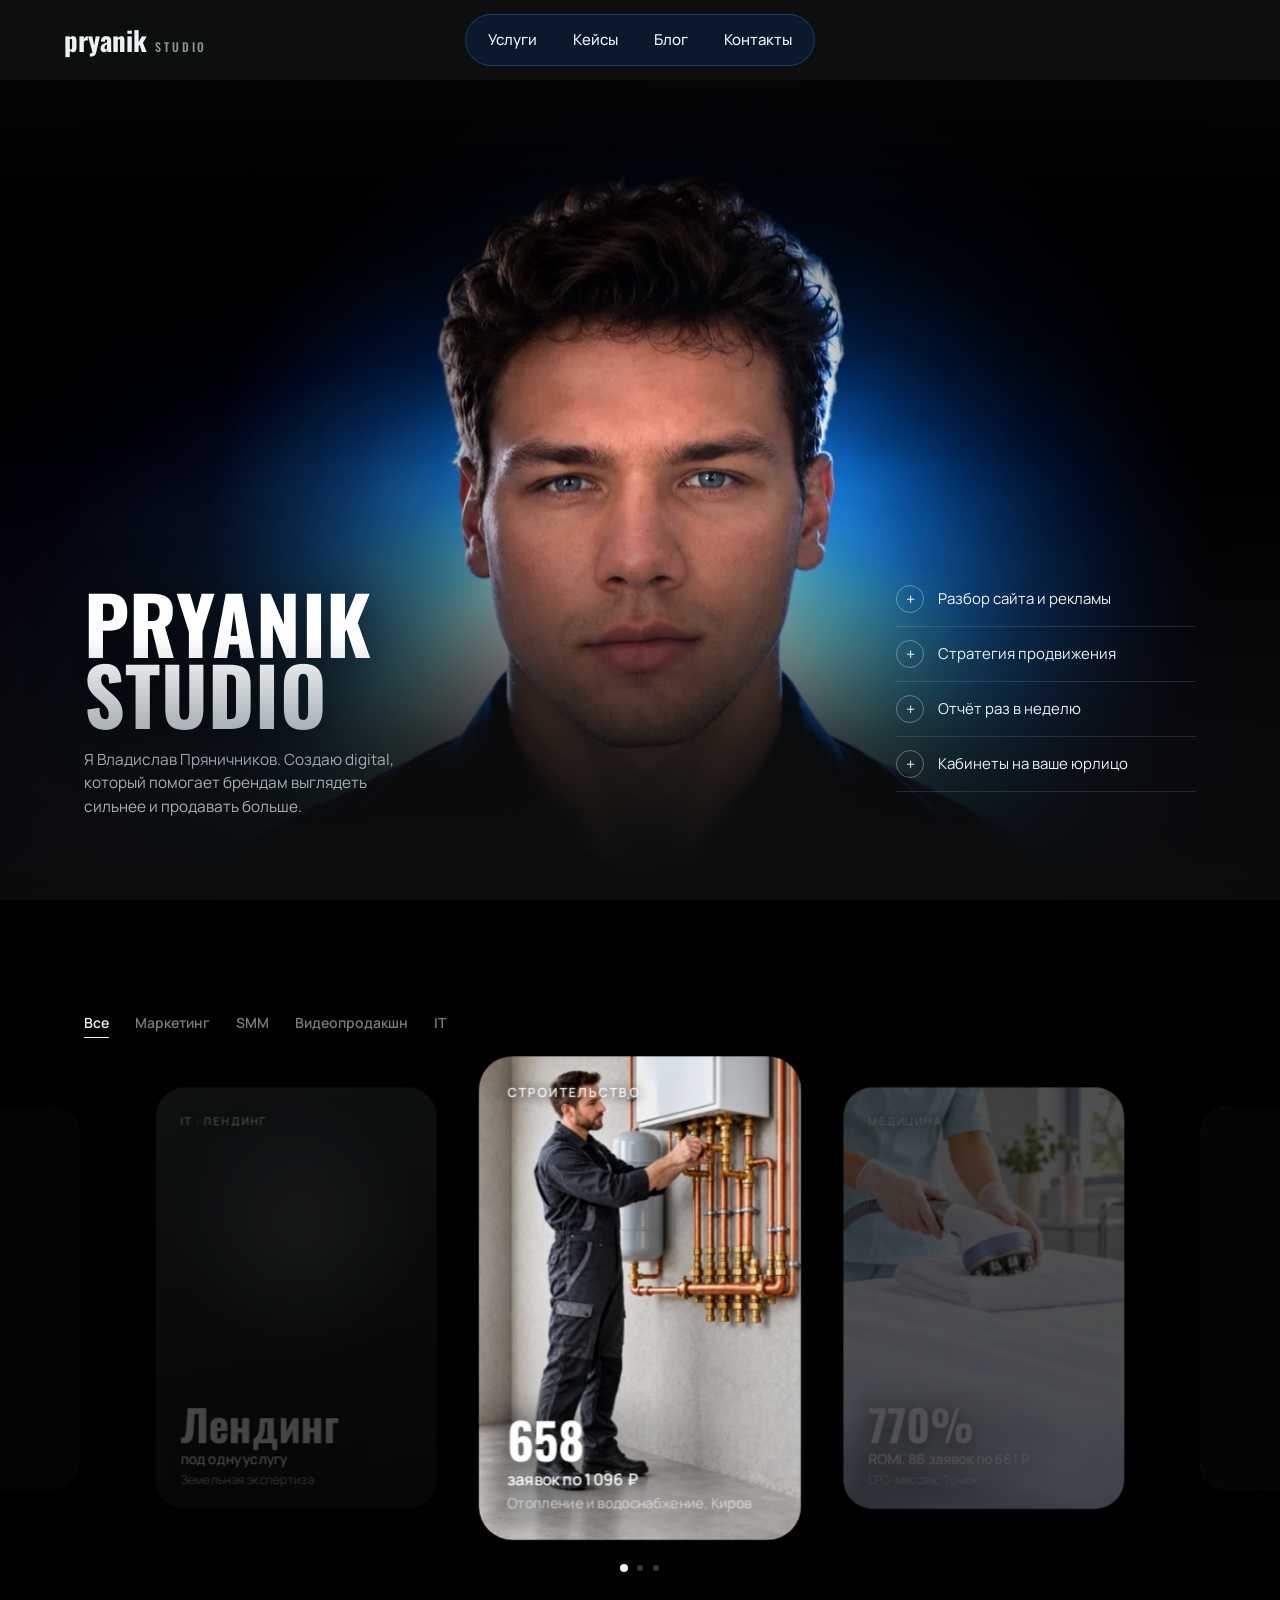
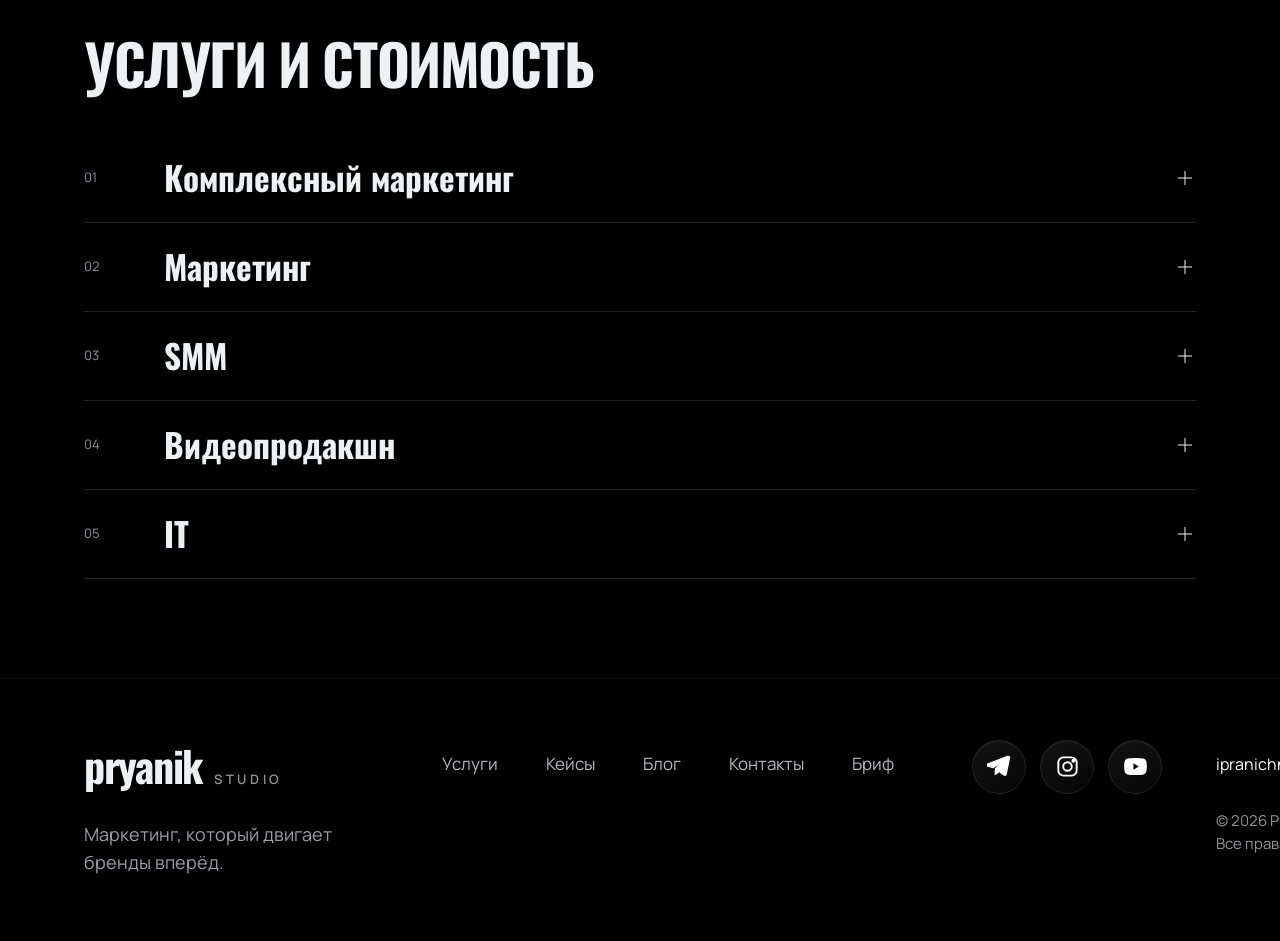
<file: pryanik-studio/index.html>
<!doctype html>
<html lang="ru">
<head>
<meta charset="utf-8">
<meta name="viewport" content="width=device-width, initial-scale=1">
<script>document.documentElement.className+=' js';setTimeout(function(){var d=document.documentElement;if(!d.classList.contains('ready'))d.classList.add('fallback')},2500)</script>
<title>Pryanik Studio. Маркетинг, который видно</title>
<meta name="description" content="Pryanik Studio: бесплатный разбор сайта и рекламы. Стратегия, реклама, аналитика, SMM, видеопродакшн и разработка. Отчёт на языке денег, доступы в рекламные кабинеты у вас.">
<meta name="theme-color" content="#0D0E0E">
<link rel="icon" href="data:image/svg+xml,<svg xmlns='http://www.w3.org/2000/svg' viewBox='0 0 32 32'><rect width='32' height='32' rx='9' fill='%230859ED'/><path d='M16 6.5c3.2 5 6 7.2 6 11a6 6 0 0 1-12 0c0-3.8 2.8-6 6-11z' fill='%23fff'/></svg>">
<!-- DEPLOY STEP: заменить https://vladpryanik11.github.io/pryanikstudio на боевой адрес -->
<meta property="og:type" content="website">
<meta property="og:title" content="Pryanik Studio. Бесплатно покажу, что мешает продажам">
<meta property="og:description" content="Разбор сайта и рекламы или стратегия продвижения: слабые места проекта и план по шагам.">
<meta property="og:url" content="https://vladpryanik11.github.io/pryanikstudio/">
<meta property="og:image" content="https://vladpryanik11.github.io/pryanikstudio/assets/hero-ending.jpg">
<link rel="preconnect" href="https://fonts.googleapis.com">
<link rel="preconnect" href="https://fonts.gstatic.com" crossorigin>
<link rel="stylesheet" href="https://fonts.googleapis.com/css2?family=Oswald:wght@500;600;700&family=Manrope:wght@400;500;600;700&display=swap">
<link rel="stylesheet" href="assets/site.css?v=0919b">
</head>
<body data-no-mbar>
<a class="skip" href="#main">К содержанию</a>
<div class="env" aria-hidden="true" id="env"></div>

<header class="site-head" id="head">
  <a class="brand" href="index.html" aria-label="Pryanik Studio, на главную"><span class="wordmark" aria-hidden="true"><span class="wm-word">pryanik</span><span class="wm-sub">studio</span></span></a>
  <nav class="menu" id="menu" aria-label="Основное меню">
    <a href="uslugi.html">Услуги</a>
    <a href="keisy.html">Кейсы</a>
    <a href="blog.html">Блог</a>
    <a href="kontakty.html">Контакты</a>
  </nav>
  <button class="burger" id="burger" type="button" aria-expanded="false" aria-controls="menu" aria-label="Открыть меню"><span></span><span></span><span></span></button>
</header>

<div class="wrap">
<main id="main" tabindex="-1">

  <section class="hero hero-spot" id="intro" aria-labelledby="intro-h">
    <div class="hs-media" id="hs-media" aria-hidden="true">
      <img class="hs-base" src="assets/hero-spot.webp" alt="" width="1536" height="864" fetchpriority="high">
      <img class="hs-lit" src="assets/hero-spot.webp" alt="" width="1536" height="864">
      <span class="hs-halo"></span>
      <span class="hs-shade"></span>
    </div>
    <div class="shell hc-stage">
      <div class="hc-copy">
        <h1 class="hc-title rise" id="intro-h">Pryanik <span>Studio</span></h1>
        <p class="hc-sub rise">Я Владислав Пряничников. Создаю digital, который помогает брендам выглядеть сильнее и продавать больше.</p>
      </div>
      <ul class="hc-list rise" aria-label="Чем помогаю">
        <li>Разбор сайта и рекламы</li>
        <li>Стратегия продвижения</li>
        <li>Отчёт раз в неделю</li>
        <li>Кабинеты на ваше юрлицо</li>
      </ul>
    </div>
  </section>

  <section class="scene scene-ink spatial sp-cases" aria-label="Кейсы" data-live>
    <div class="sp-env" aria-hidden="true"></div>
    <div class="shell sp-head">
      <div class="sp-filters rise" role="group" aria-label="Показать кейсы">
        <button class="sp-chip" type="button" data-f="all" aria-pressed="true">Все</button>
        <button class="sp-chip" type="button" data-f="marketing" aria-pressed="false">Маркетинг</button>
        <button class="sp-chip" type="button" data-f="smm" aria-pressed="false">SMM</button>
        <button class="sp-chip" type="button" data-f="video" aria-pressed="false">Видеопродакшн</button>
        <button class="sp-chip" type="button" data-f="it" aria-pressed="false">IT</button>
      </div>
      <div class="sp-filter-select rise" id="sp-filter-select">
        <button class="sp-filter-trigger" type="button" aria-haspopup="listbox" aria-expanded="false" aria-controls="sp-filter-menu">
          <span class="sp-filter-current">Кейсы</span>
          <span class="sp-filter-arrow" aria-hidden="true"></span>
        </button>
        <div class="sp-filter-menu" id="sp-filter-menu" role="listbox" aria-label="Показать кейсы по направлению">
          <button class="sp-filter-option is-active" type="button" role="option" aria-selected="true" data-f="all"><span>01</span>Все проекты</button>
          <button class="sp-filter-option" type="button" role="option" aria-selected="false" data-f="marketing"><span>02</span>Маркетинг</button>
          <button class="sp-filter-option" type="button" role="option" aria-selected="false" data-f="smm"><span>03</span>SMM</button>
          <button class="sp-filter-option" type="button" role="option" aria-selected="false" data-f="video"><span>04</span>Видеопродакшн</button>
          <button class="sp-filter-option" type="button" role="option" aria-selected="false" data-f="it"><span>05</span>IT</button>
        </div>
      </div>
    </div>

    <div class="sp-stage" id="sp-stage" role="region" aria-roledescription="карусель" aria-label="Кейсы. Листайте стрелками или свайпом" tabindex="0">
      <div class="sp-glow" aria-hidden="true"><i class="g-blue"></i><i class="g-lime"></i><i class="g-white"></i><i class="g-ink"></i></div>
      <div class="sp-deck" id="sp-deck">
        <a class="sp-card ccard c-dark" href="keisy.html#marketing" data-kind="marketing">
          <img class="cc-photo" src="assets/cases/01-otoplenie.webp" alt="" width="720" height="1080" loading="lazy" decoding="async"><span class="cc-shade" aria-hidden="true"></span>
          <span class="cc-top" aria-hidden="true"><span class="cc-tag">Строительство</span></span>
          <span class="cc-body"><span class="cc-num spc-num" data-n="730">730</span><span class="cc-unit">заявок по 1 096 ₽</span><span class="cc-name spc-title">Отопление и водоснабжение, Киров</span></span>
        </a>
        <a class="sp-card ccard c-dark" href="keisy.html#marketing" data-kind="marketing">
          <img class="cc-photo" src="assets/cases/02-lpg.webp" alt="" width="720" height="1080" loading="lazy" decoding="async"><span class="cc-shade" aria-hidden="true"></span>
          <span class="cc-top" aria-hidden="true"><span class="cc-tag">Медицина</span></span>
          <span class="cc-body"><span class="cc-num spc-num" data-n="770" data-s="%">770%</span><span class="cc-unit">ROMI, 86 заявок по 661 ₽</span><span class="cc-name spc-title">LPG-массаж, Томск</span></span>
        </a>
        <a class="sp-card ccard c-dark" href="keisy.html#marketing" data-kind="marketing">
          <img class="cc-photo" src="assets/cases/03-tibet.webp" alt="" width="720" height="1080" loading="lazy" decoding="async"><span class="cc-shade" aria-hidden="true"></span>
          <span class="cc-top" aria-hidden="true"><span class="cc-tag">Медицина</span></span>
          <span class="cc-body"><span class="cc-num spc-num" data-n="1000" data-s="+">1 000+</span><span class="cc-unit">заявок, лид по 6 $</span><span class="cc-name spc-title">Клиника тибетской медицины, Казахстан</span></span>
        </a>
        <a class="sp-card ccard c-dark" href="keisy.html#marketing" data-kind="marketing">
          <img class="cc-photo" src="assets/cases/04-stomatologiya.webp" alt="" width="720" height="1080" loading="lazy" decoding="async"><span class="cc-shade" aria-hidden="true"></span>
          <span class="cc-top" aria-hidden="true"><span class="cc-tag">Стоматология</span></span>
          <span class="cc-body"><span class="cc-num spc-num" data-n="793">793</span><span class="cc-unit">заявки по 3,88 $</span><span class="cc-name spc-title">Стоматология, Казахстан</span></span>
        </a>
        <a class="sp-card ccard c-dark" href="keisy.html#marketing" data-kind="marketing">
          <img class="cc-photo" src="assets/cases/05-fasady.webp" alt="" width="720" height="1080" loading="lazy" decoding="async"><span class="cc-shade" aria-hidden="true"></span>
          <span class="cc-top" aria-hidden="true"><span class="cc-tag">Строительство</span></span>
          <span class="cc-body"><span class="cc-num spc-num" data-n="687">687</span><span class="cc-unit">заявок на утепление и отделку</span><span class="cc-name spc-title">Фасады, Краснодар</span></span>
        </a>
        <a class="sp-card ccard c-dark" href="keisy.html#marketing" data-kind="marketing">
          <img class="cc-photo" src="assets/cases/06-prazdniki.webp" alt="" width="720" height="1080" loading="lazy" decoding="async"><span class="cc-shade" aria-hidden="true"></span>
          <span class="cc-top" aria-hidden="true"><span class="cc-tag">Праздники</span></span>
          <span class="cc-body"><span class="cc-num spc-num" data-n="520">520</span><span class="cc-unit">заявок по 577 ₽</span><span class="cc-name spc-title">Детские праздники, Брянск</span></span>
        </a>
        <a class="sp-card ccard c-dark" href="keisy.html#marketing" data-kind="marketing">
          <img class="cc-photo" src="assets/cases/07-krishi.webp" alt="" width="720" height="1080" loading="lazy" decoding="async"><span class="cc-shade" aria-hidden="true"></span>
          <span class="cc-top" aria-hidden="true"><span class="cc-tag">Услуги для дома</span></span>
          <span class="cc-body"><span class="cc-num spc-num" data-n="468">468</span><span class="cc-unit">лидов по 513 ₽</span><span class="cc-name spc-title">Очистка крыш от снега, Кострома</span></span>
        </a>
        <a class="sp-card ccard c-dark" href="keisy.html#marketing" data-kind="marketing">
          <img class="cc-photo" src="assets/cases/08-shkola.webp" alt="" width="720" height="1080" loading="lazy" decoding="async"><span class="cc-shade" aria-hidden="true"></span>
          <span class="cc-top" aria-hidden="true"><span class="cc-tag">Обучение</span></span>
          <span class="cc-body"><span class="cc-num spc-num" data-n="292">292</span><span class="cc-unit">заявки по 684 ₽</span><span class="cc-name spc-title">Подготовка к школе, Тверь</span></span>
        </a>
        <a class="sp-card ccard c-dark" href="keisy.html#smm" data-kind="smm">
          <img class="cc-photo" src="assets/cases/09-konditerskaya.webp" alt="" width="720" height="1080" loading="lazy" decoding="async"><span class="cc-shade" aria-hidden="true"></span>
          <span class="cc-top" aria-hidden="true"><span class="cc-tag">SMM · Кондитерская</span></span>
          <span class="cc-body"><span class="cc-num spc-num" data-n="221" data-s=" тыс.">221 тыс.</span><span class="cc-unit">охват без рекламы</span><span class="cc-name spc-title">Кондитерский бренд</span></span>
        </a>
        <a class="sp-card ccard c-dark" href="keisy.html#smm" data-kind="smm">
          <img class="cc-photo" src="assets/cases/10-odezhda.webp" alt="" width="720" height="1080" loading="lazy" decoding="async"><span class="cc-shade" aria-hidden="true"></span>
          <span class="cc-top" aria-hidden="true"><span class="cc-tag">SMM · Одежда</span></span>
          <span class="cc-body"><span class="cc-num spc-num" data-n="636">636</span><span class="cc-unit">подписчиц по 63 ₽</span><span class="cc-name spc-title">Магазин одежды, Череповец</span></span>
        </a>
        <a class="sp-card ccard c-dark" href="keisy.html#video" data-kind="video">
          <img class="cc-photo" src="assets/hero-ending.jpg" alt="" width="1920" height="1072" loading="lazy" decoding="async"><span class="cc-shade" aria-hidden="true"></span>
          <span class="cc-top" aria-hidden="true"><span class="cc-tag">Видеопродакшн · AI</span></span>
          <span class="cc-body"><span class="cc-num">AI-ролик</span><span class="cc-unit">сценарий, генерация и scroll-анимация</span><span class="cc-name spc-title">Заставка сайта Pryanik Studio</span></span>
        </a>
        <a class="sp-card ccard c-dark" href="keisy.html#it" data-kind="it">
          <span class="cc-photo" aria-hidden="true"></span><span class="cc-shade" aria-hidden="true"></span>
          <span class="cc-top" aria-hidden="true"><span class="cc-tag">IT · Сайт</span></span>
          <span class="cc-body"><span class="cc-num">Сайт</span><span class="cc-unit">для производства</span><span class="cc-name spc-title">Производитель промышленной химии</span></span>
        </a>
        <a class="sp-card ccard c-dark" href="keisy.html#it" data-kind="it">
          <span class="cc-photo" aria-hidden="true"></span><span class="cc-shade" aria-hidden="true"></span>
          <span class="cc-top" aria-hidden="true"><span class="cc-tag">IT · Сайт</span></span>
          <span class="cc-body"><span class="cc-num">Сайт</span><span class="cc-unit">для бренда спортпита</span><span class="cc-name spc-title">Спортивное питание Legenda Hero</span></span>
        </a>
        <a class="sp-card ccard c-dark" href="keisy.html#it" data-kind="it">
          <span class="cc-photo" aria-hidden="true"></span><span class="cc-shade" aria-hidden="true"></span>
          <span class="cc-top" aria-hidden="true"><span class="cc-tag">IT · Лендинг</span></span>
          <span class="cc-body"><span class="cc-num">Лендинг</span><span class="cc-unit">под одну услугу</span><span class="cc-name spc-title">Земельная экспертиза</span></span>
        </a>
      </div>
    </div>

    <div class="sp-nav">
      <div class="sp-dots" id="sp-dots" role="group" aria-label="Выбор кейса"></div>
    </div>
  </section>

  <section class="band" aria-labelledby="dir-h">
    <div class="shell">
      <h2 class="rise" id="dir-h">Услуги и стоимость</h2>
      <div class="dirs service-accordion rise">
        <details class="dir service-item">
          <summary><span class="n">01</span><span class="service-title">Комплексный маркетинг</span><span class="service-plus" aria-hidden="true"></span></summary>
          <div class="service-panel"><p>Стратегия, реклама, SMM и аналитика одной системой.</p><div class="service-price"><span>Средняя стоимость</span><strong>от 150 000 ₽ / мес.</strong></div><a href="uslugi-kompleks.html">Подробнее</a></div>
        </details>
        <details class="dir service-item">
          <summary><span class="n">02</span><span class="service-title">Маркетинг</span><span class="service-plus" aria-hidden="true"></span></summary>
          <div class="service-panel"><p>Стратегия, performance, сквозная аналитика, SEO и брендинг.</p><div class="service-price"><span>Средняя стоимость</span><strong>от 90 000 ₽ / мес.</strong></div><a href="uslugi-marketing.html">Подробнее</a></div>
        </details>
        <details class="dir service-item">
          <summary><span class="n">03</span><span class="service-title">SMM</span><span class="service-plus" aria-hidden="true"></span></summary>
          <div class="service-panel"><p>Стратегия, контент, ведение и продвижение в соцсетях.</p><div class="service-price"><span>Средняя стоимость</span><strong>от 60 000 ₽ / мес.</strong></div><a href="uslugi-smm.html">Подробнее</a></div>
        </details>
        <details class="dir service-item">
          <summary><span class="n">04</span><span class="service-title">Видеопродакшн</span><span class="service-plus" aria-hidden="true"></span></summary>
          <div class="service-panel"><p>Рекламные ролики, имиджевые фильмы, Reels, motion и 3D.</p><div class="service-price"><span>Средняя стоимость</span><strong>от 80 000 ₽ / проект</strong></div><a href="uslugi-video.html">Подробнее</a></div>
        </details>
        <details class="dir service-item">
          <summary><span class="n">05</span><span class="service-title">IT</span><span class="service-plus" aria-hidden="true"></span></summary>
          <div class="service-panel"><p>Сайты, чат-боты, автоматизация и BI-дашборды.</p><div class="service-price"><span>Средняя стоимость</span><strong>от 100 000 ₽ / проект</strong></div><a href="uslugi-it.html">Подробнее</a></div>
        </details>
      </div>
    </div>
  </section>


</main>
</div>

<footer class="site-foot ref-foot">
  <div class="shell ref-foot-grid">
    <div class="ref-foot-brand">
      <a class="ref-foot-logo" href="index.html" aria-label="Pryanik Studio — главная"><span class="wordmark"><span class="wm-word">pryanik</span><span class="wm-sub">studio</span></span></a>
      <p>Маркетинг, который двигает<br>бренды вперёд.</p>
    </div>

    <nav class="ref-foot-nav" aria-label="Разделы сайта">
      <a href="uslugi.html">Услуги</a>
      <a href="keisy.html">Кейсы</a>
      <a href="blog.html">Блог</a>
      <a href="kontakty.html">Контакты</a>
      <a href="brif.html">Бриф</a>
    </nav>

    <div class="ref-foot-social" aria-label="Социальные сети">
      <a href="https://t.me/vladpryanik" target="_blank" rel="noopener" aria-label="Telegram">
        <svg viewBox="0 0 24 24" aria-hidden="true"><path d="M21.4 3.2 18.2 19c-.2 1.1-.9 1.4-1.8.9l-4.9-3.6-2.4 2.3c-.3.3-.5.5-1 .5l.4-5 9.1-8.2c.4-.4-.1-.6-.6-.2L5.7 12.8.9 11.3c-1-.3-1.1-1 .2-1.5L19.8 2.6c.9-.3 1.7.2 1.6.6Z"/></svg>
      </a>
      <a href="https://www.instagram.com/" target="_blank" rel="noopener" aria-label="Instagram">
        <svg viewBox="0 0 24 24" aria-hidden="true"><rect x="3.2" y="3.2" width="17.6" height="17.6" rx="5"/><circle cx="12" cy="12" r="4.1"/><circle cx="17.7" cy="6.5" r="1"/></svg>
      </a>
      <a href="https://www.youtube.com/" target="_blank" rel="noopener" aria-label="YouTube">
        <svg viewBox="0 0 24 24" aria-hidden="true"><path d="M21.5 7.2a2.8 2.8 0 0 0-2-2C17.7 4.7 12 4.7 12 4.7s-5.7 0-7.5.5a2.8 2.8 0 0 0-2 2A29 29 0 0 0 2 12a29 29 0 0 0 .5 4.8 2.8 2.8 0 0 0 2 2c1.8.5 7.5.5 7.5.5s5.7 0 7.5-.5a2.8 2.8 0 0 0 2-2A29 29 0 0 0 22 12a29 29 0 0 0-.5-4.8Z"/><path class="yt-play" d="m10 15.2 5.2-3.2L10 8.8Z"/></svg>
      </a>
    </div>

    <div class="ref-foot-meta">
      <a class="ref-foot-mail" href="mailto:ipranichnikov@yandex.ru">ipranichnikov@yandex.ru</a>
      <p>© 2026 Pryanik Studio<br>Все права защищены</p>
    </div>
  </div>
</footer>

<script src="assets/site.js?v=0919c"></script>
</body>
</html>
</file>
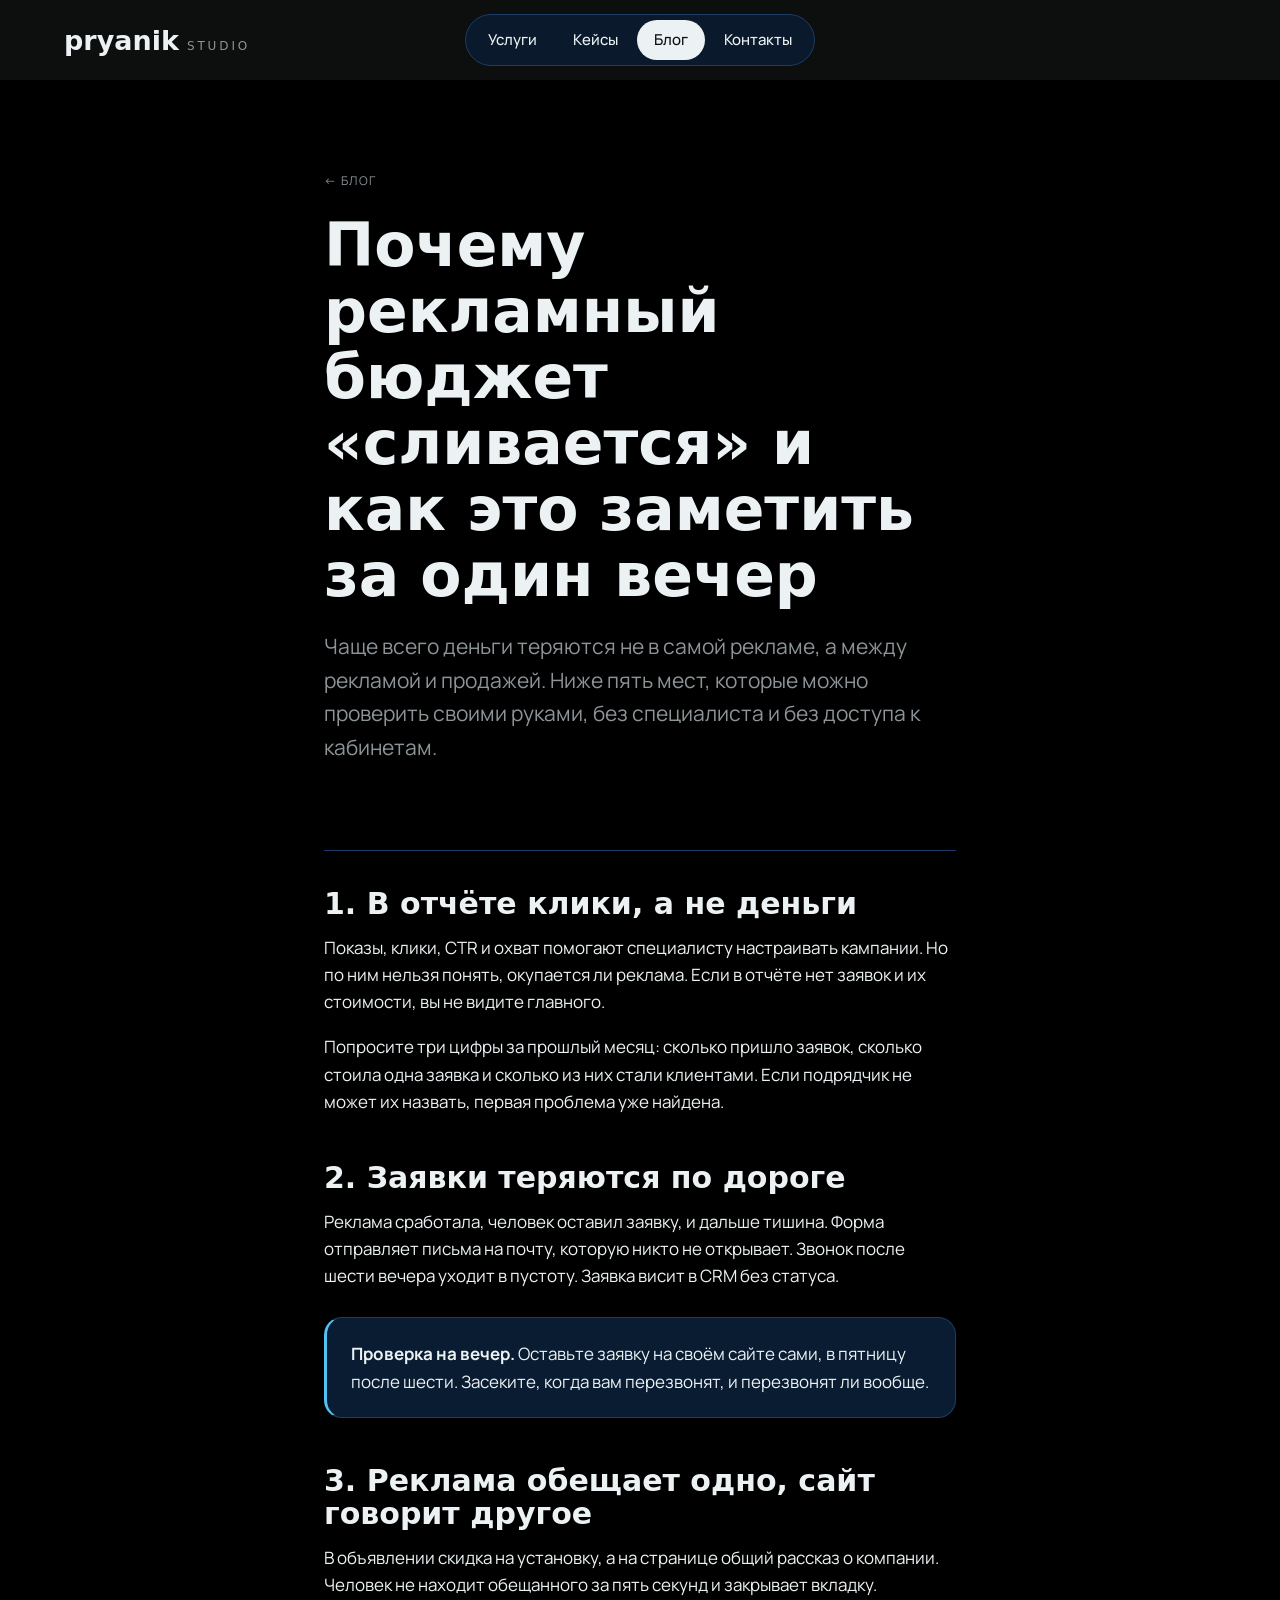
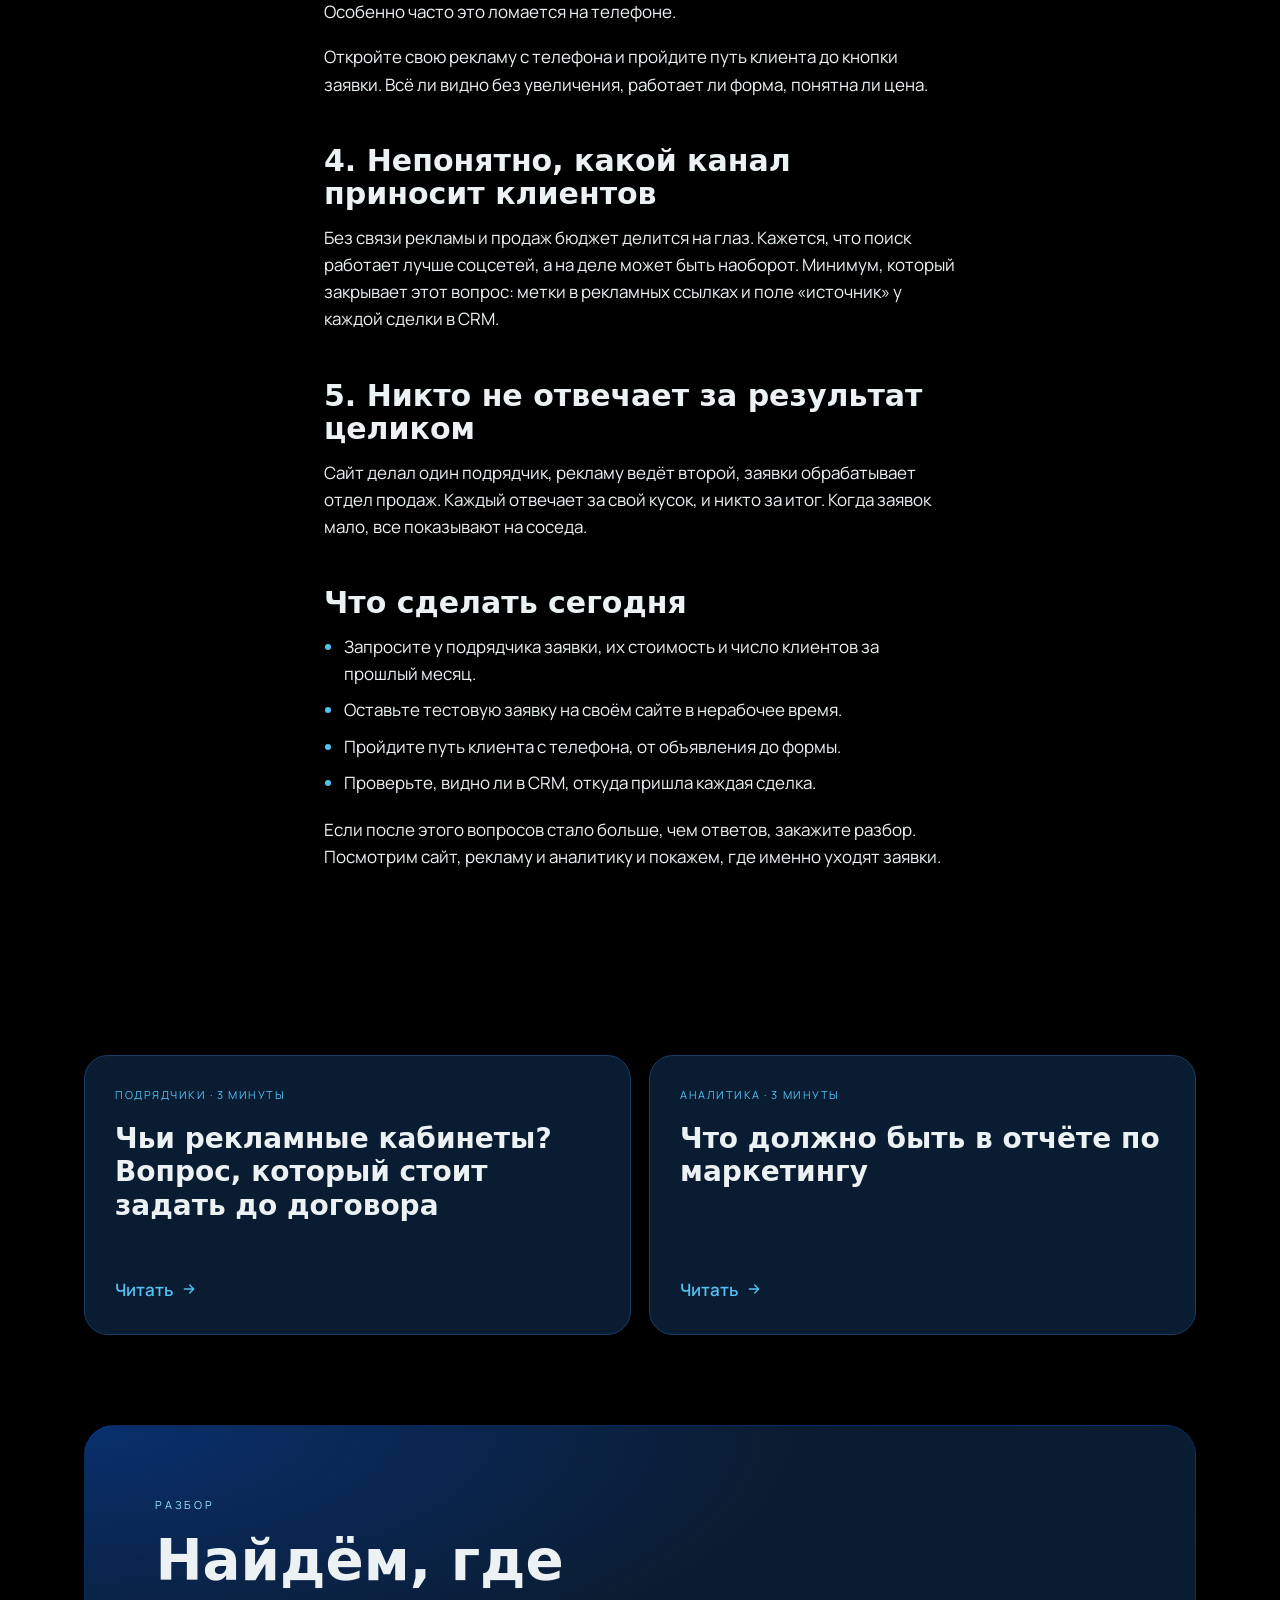
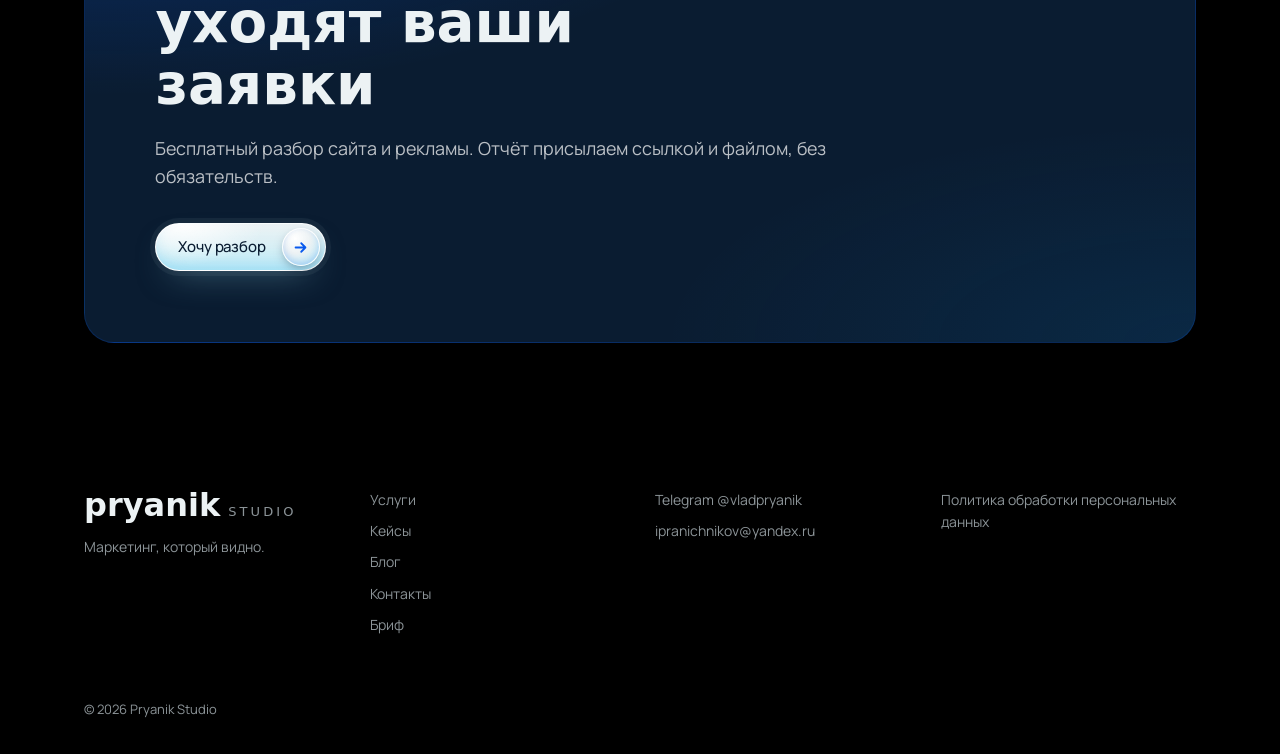
<file: pryanik-studio/blog-byudzhet.html>
<!doctype html>
<html lang="ru">
<head>
<meta charset="utf-8">
<meta name="viewport" content="width=device-width, initial-scale=1">
<script>document.documentElement.className+=' js';setTimeout(function(){var d=document.documentElement;if(!d.classList.contains('ready'))d.classList.add('fallback')},2500)</script>
<title>Почему рекламный бюджет сливается. Блог Pryanik Studio</title>
<meta name="description" content="Пять мест, где теряются деньги между рекламой и продажей, и как проверить их за один вечер без специалиста.">
<meta name="theme-color" content="#0D0E0E">
<link rel="icon" href="data:image/svg+xml,<svg xmlns='http://www.w3.org/2000/svg' viewBox='0 0 32 32'><rect width='32' height='32' rx='9' fill='%230859ED'/><path d='M16 6.5c3.2 5 6 7.2 6 11a6 6 0 0 1-12 0c0-3.8 2.8-6 6-11z' fill='%23fff'/></svg>">
<!-- DEPLOY STEP: заменить https://vladpryanik11.github.io/pryanikstudio на боевой адрес -->
<meta property="og:type" content="article">
<meta property="og:title" content="Почему рекламный бюджет сливается и как это заметить за один вечер">
<meta property="og:url" content="https://vladpryanik11.github.io/pryanikstudio/blog-byudzhet.html">
<meta property="og:image" content="https://vladpryanik11.github.io/pryanikstudio/assets/hero-ending.jpg">
<link rel="preconnect" href="https://fonts.googleapis.com">
<link rel="preconnect" href="https://fonts.gstatic.com" crossorigin>
<link rel="stylesheet" href="https://fonts.googleapis.com/css2?family=Manrope:wght@400;500;600;700&display=swap">
<link rel="stylesheet" href="assets/site.css?v=0918bv">
</head>
<body data-no-mbar>
<a class="skip" href="#main">К содержанию</a>
<div class="env" aria-hidden="true" id="env"></div>

<header class="site-head" id="head" data-solid>
  <a class="brand" href="index.html" aria-label="Pryanik Studio, на главную"><span class="wordmark" aria-hidden="true"><span class="wm-word">pryanik</span><span class="wm-sub">studio</span></span></a>
  <nav class="menu" id="menu" aria-label="Основное меню">
    <a href="uslugi.html">Услуги</a>
    <a href="keisy.html">Кейсы</a>
    <a href="blog.html" aria-current="page">Блог</a>
    <a href="kontakty.html">Контакты</a>
  </nav>
  <button class="burger" id="burger" type="button" aria-expanded="false" aria-controls="menu" aria-label="Открыть меню"><span></span><span></span><span></span></button>
</header>

<div class="wrap">
<main id="main" tabindex="-1">

  <article class="article" aria-labelledby="h">
    <p class="crumb rise"><a href="blog.html">← Блог</a></p>
    <h1 class="rise" id="h">Почему рекламный бюджет «сливается» и как это заметить за один вечер</h1>
    <p class="intro rise">Чаще всего деньги теряются не в самой рекламе, а между рекламой и продажей. Ниже пять мест, которые можно проверить своими руками, без специалиста и без доступа к кабинетам.</p>
    <p class="meta rise">Сентябрь 2026 · 4 минуты</p>

    <div class="prose rise">
      <h2>1. В отчёте клики, а не деньги</h2>
      <p>Показы, клики, CTR и охват помогают специалисту настраивать кампании. Но по ним нельзя понять, окупается ли реклама. Если в отчёте нет заявок и их стоимости, вы не видите главного.</p>
      <p>Попросите три цифры за прошлый месяц: сколько пришло заявок, сколько стоила одна заявка и сколько из них стали клиентами. Если подрядчик не может их назвать, первая проблема уже найдена.</p>

      <h2>2. Заявки теряются по дороге</h2>
      <p>Реклама сработала, человек оставил заявку, и дальше тишина. Форма отправляет письма на почту, которую никто не открывает. Звонок после шести вечера уходит в пустоту. Заявка висит в CRM без статуса.</p>
      <div class="callout"><p><strong>Проверка на вечер.</strong> Оставьте заявку на своём сайте сами, в пятницу после шести. Засеките, когда вам перезвонят, и перезвонят ли вообще.</p></div>

      <h2>3. Реклама обещает одно, сайт говорит другое</h2>
      <p>В объявлении скидка на установку, а на странице общий рассказ о компании. Человек не находит обещанного за пять секунд и закрывает вкладку. Особенно часто это ломается на телефоне.</p>
      <p>Откройте свою рекламу с телефона и пройдите путь клиента до кнопки заявки. Всё ли видно без увеличения, работает ли форма, понятна ли цена.</p>

      <h2>4. Непонятно, какой канал приносит клиентов</h2>
      <p>Без связи рекламы и продаж бюджет делится на глаз. Кажется, что поиск работает лучше соцсетей, а на деле может быть наоборот. Минимум, который закрывает этот вопрос: метки в рекламных ссылках и поле «источник» у каждой сделки в CRM.</p>

      <h2>5. Никто не отвечает за результат целиком</h2>
      <p>Сайт делал один подрядчик, рекламу ведёт второй, заявки обрабатывает отдел продаж. Каждый отвечает за свой кусок, и никто за итог. Когда заявок мало, все показывают на соседа.</p>

      <h2>Что сделать сегодня</h2>
      <ul>
        <li>Запросите у подрядчика заявки, их стоимость и число клиентов за прошлый месяц.</li>
        <li>Оставьте тестовую заявку на своём сайте в нерабочее время.</li>
        <li>Пройдите путь клиента с телефона, от объявления до формы.</li>
        <li>Проверьте, видно ли в CRM, откуда пришла каждая сделка.</li>
      </ul>
      <p>Если после этого вопросов стало больше, чем ответов, закажите разбор. Посмотрим сайт, рекламу и аналитику и покажем, где именно уходят заявки.</p>
    </div>
  </article>

  <section class="shell band" style="padding-bottom:0" aria-labelledby="more-h">
    <h2 class="rise" id="more-h" style="font-size:clamp(24px,3vw,36px)">Ещё статьи</h2>
    <div class="posts" style="margin-top:28px">
      <a class="post rise" href="blog-kabinety.html"><span class="meta">Подрядчики · 3 минуты</span><h3>Чьи рекламные кабинеты? Вопрос, который стоит задать до договора</h3><span class="more"><span class="link">Читать<svg viewBox="0 0 24 24" aria-hidden="true"><path d="M5 12h14M13 6l6 6-6 6" fill="none" stroke="currentColor" stroke-width="2" stroke-linecap="round" stroke-linejoin="round"/></svg></span></span></a>
      <a class="post rise" href="blog-otchet.html"><span class="meta">Аналитика · 3 минуты</span><h3>Что должно быть в отчёте по маркетингу</h3><span class="more"><span class="link">Читать<svg viewBox="0 0 24 24" aria-hidden="true"><path d="M5 12h14M13 6l6 6-6 6" fill="none" stroke="currentColor" stroke-width="2" stroke-linecap="round" stroke-linejoin="round"/></svg></span></span></a>
    </div>
  </section>

  <div class="shell">
    <section class="cta rise" aria-labelledby="cta-h">
      <p class="kick">Разбор</p>
      <h2 id="cta-h">Найдём, где уходят ваши заявки</h2>
      <p class="lede">Бесплатный разбор сайта и рекламы. Отчёт присылаем ссылкой и файлом, без обязательств.</p>
      <div class="act"><a class="btn btn-light" href="kontakty.html#razbor">Хочу разбор</a></div>
    </section>
  </div>

</main>
</div>

<footer class="site-foot">
  <div class="shell foot-grid">
    <div><p class="foot-brand"><span class="wordmark"><span class="wm-word">pryanik</span><span class="wm-sub">studio</span></span></p><p>Маркетинг, который видно.</p></div>
    <nav class="foot-nav" aria-label="Разделы сайта"><a href="uslugi.html">Услуги</a><a href="keisy.html">Кейсы</a><a href="blog.html">Блог</a><a href="kontakty.html">Контакты</a><a href="brif.html">Бриф</a></nav>
    <div class="foot-contacts">
      <a href="https://t.me/vladpryanik" rel="noopener">Telegram @vladpryanik</a>
      <a href="mailto:ipranichnikov@yandex.ru">ipranichnikov@yandex.ru</a>
    </div>
    <div><a href="kontakty.html#policy">Политика обработки персональных данных</a></div>
  </div>
  <div class="shell"><p class="foot-bottom">© 2026 Pryanik Studio</p></div>
</footer>

<script src="assets/site.js?v=0918bd"></script>
</body>
</html>
</file>
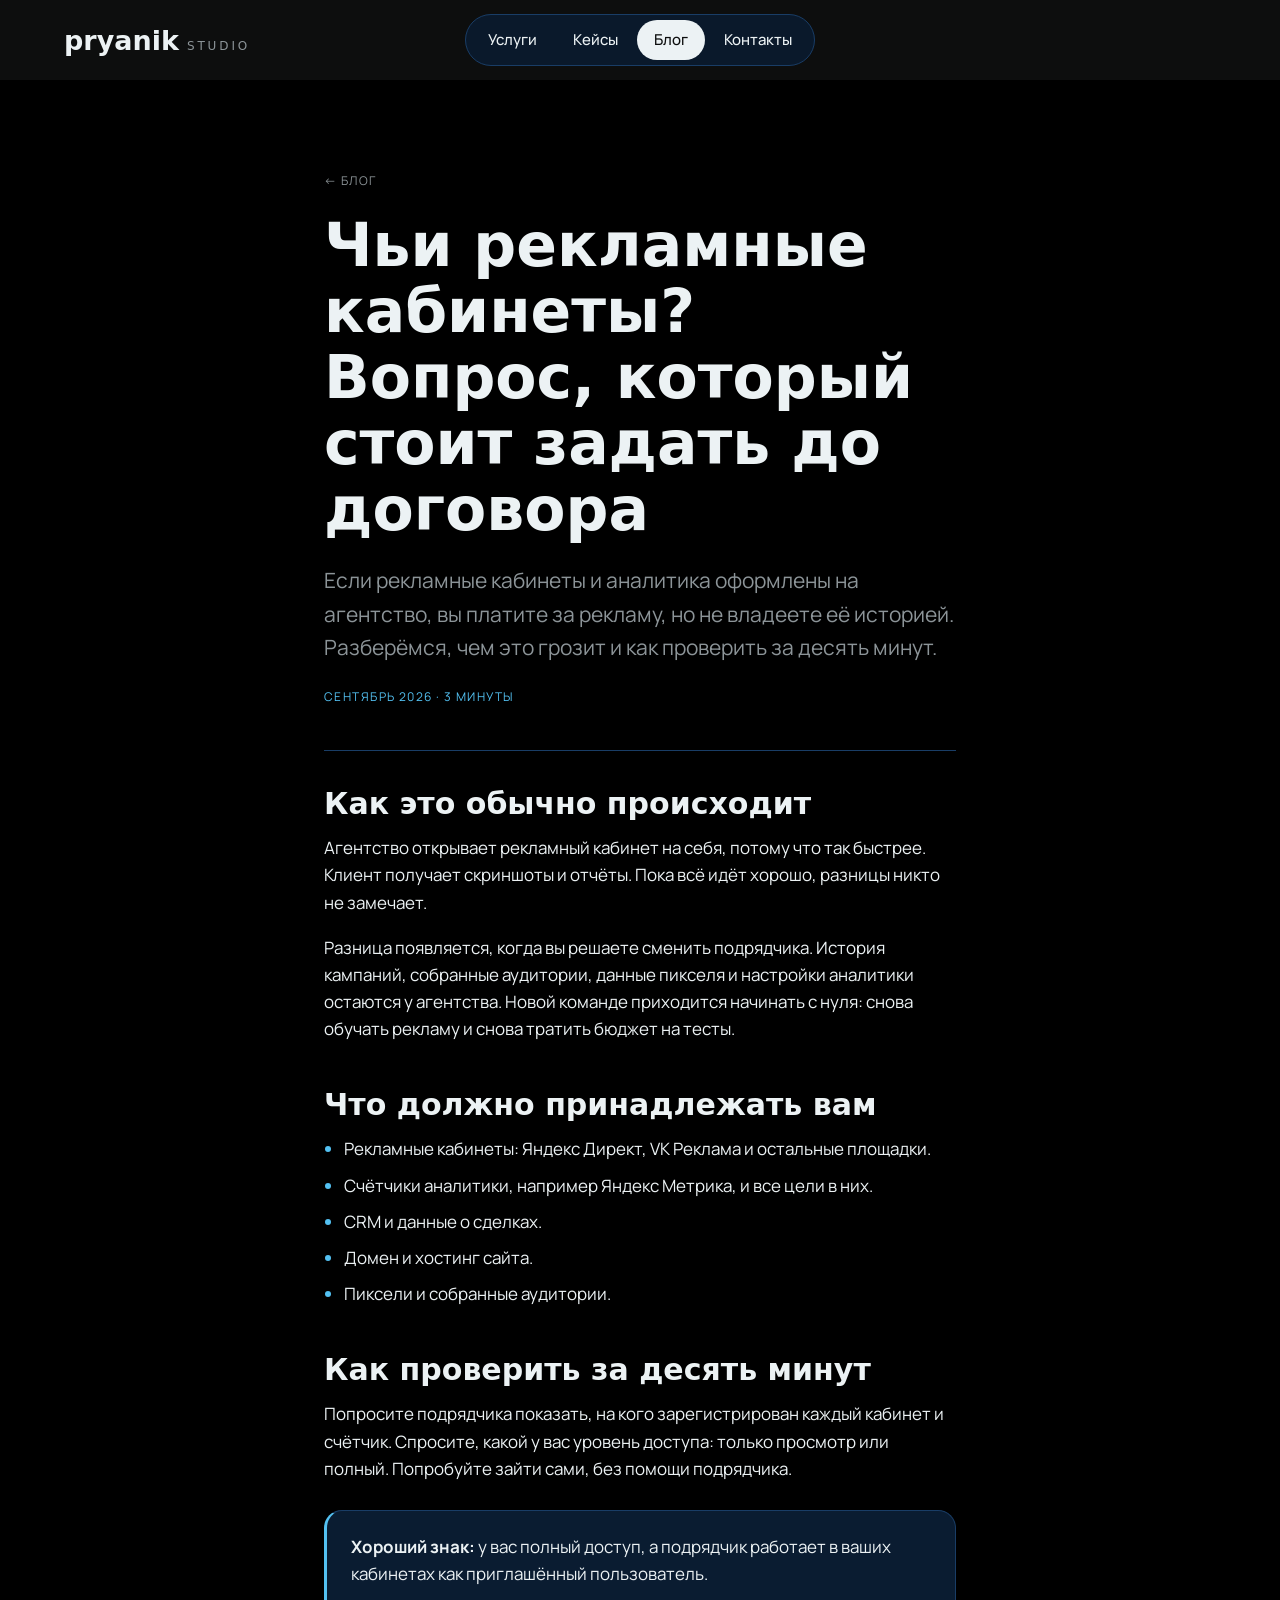
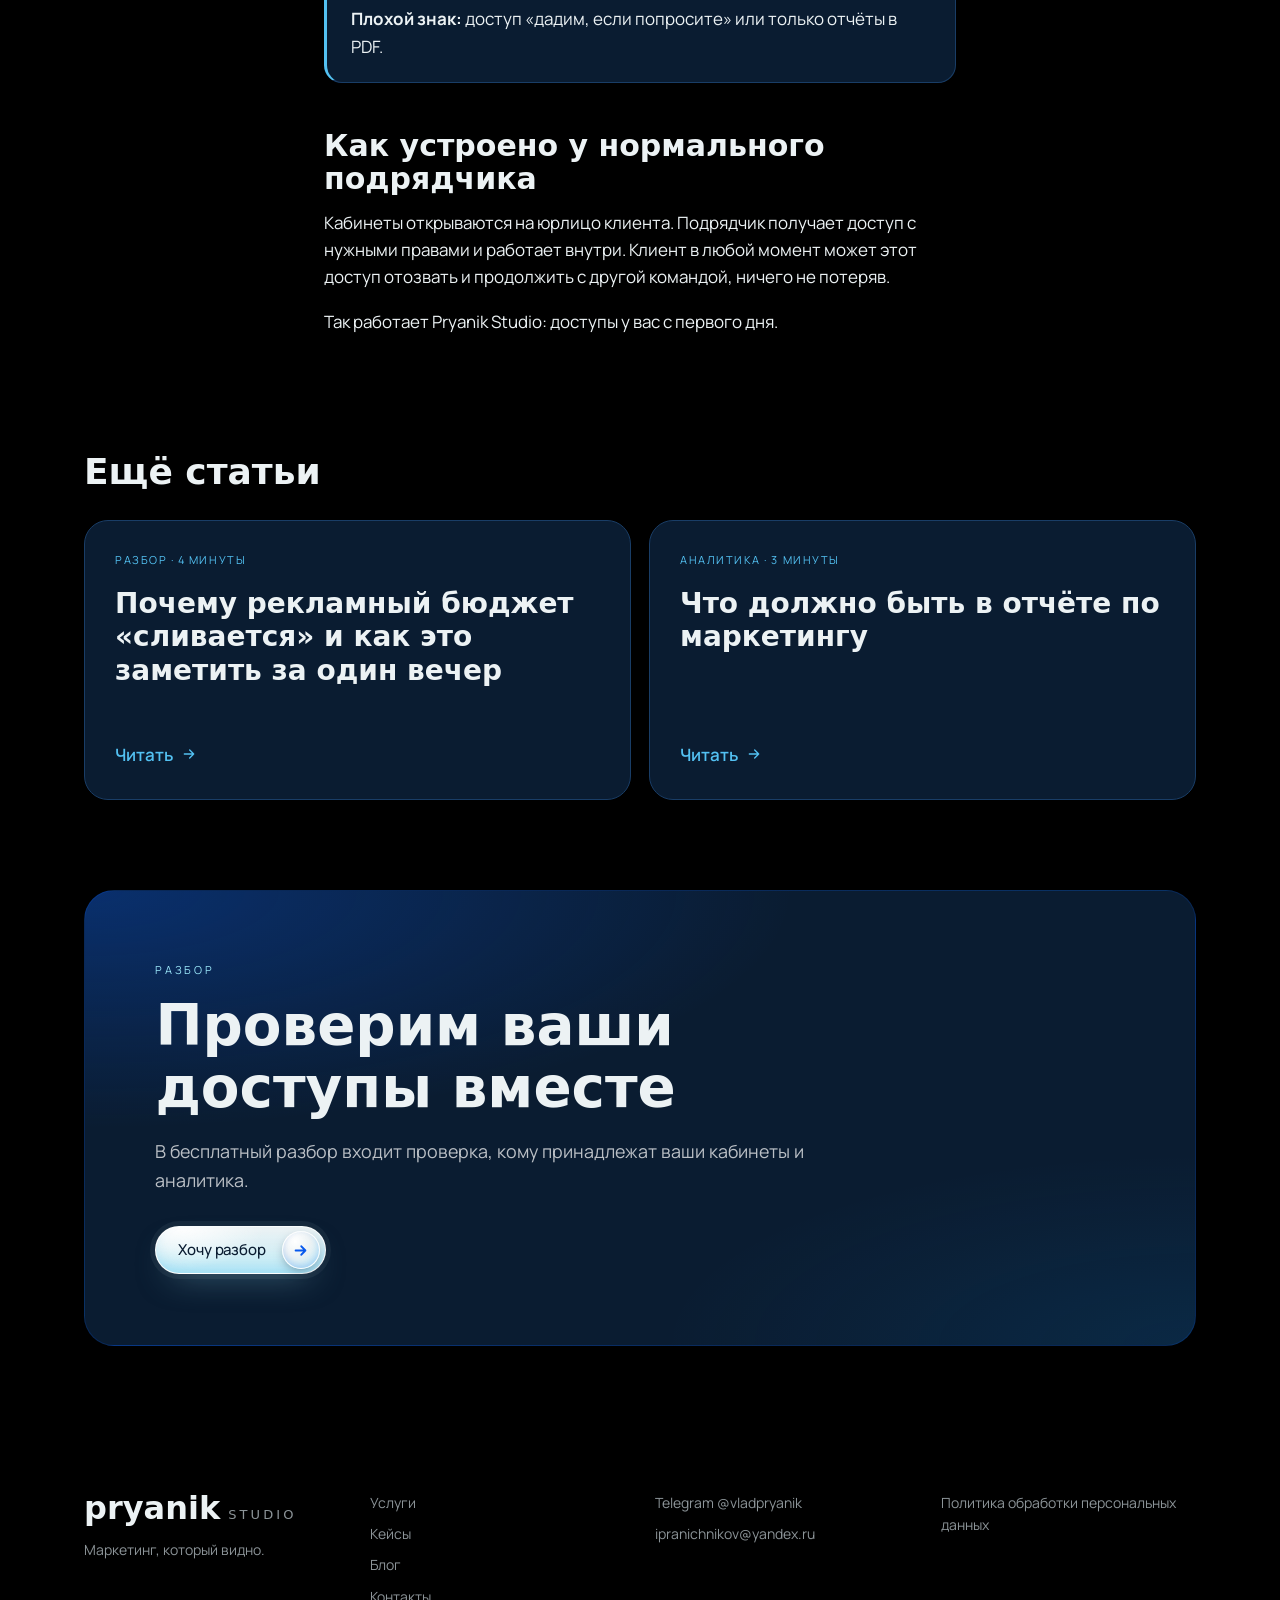
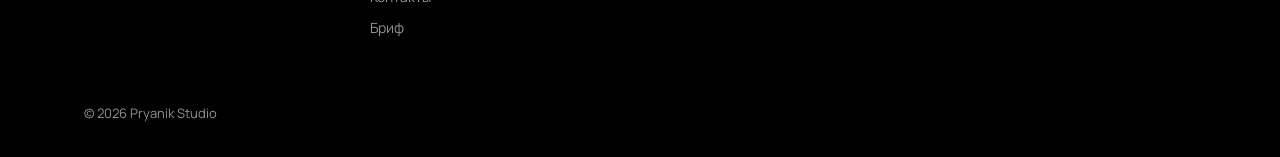
<file: pryanik-studio/blog-kabinety.html>
<!doctype html>
<html lang="ru">
<head>
<meta charset="utf-8">
<meta name="viewport" content="width=device-width, initial-scale=1">
<script>document.documentElement.className+=' js';setTimeout(function(){var d=document.documentElement;if(!d.classList.contains('ready'))d.classList.add('fallback')},2500)</script>
<title>Чьи рекламные кабинеты. Блог Pryanik Studio</title>
<meta name="description" content="Почему рекламные кабинеты и аналитика должны быть оформлены на вас, а не на агентство, и как проверить это за десять минут.">
<meta name="theme-color" content="#0D0E0E">
<link rel="icon" href="data:image/svg+xml,<svg xmlns='http://www.w3.org/2000/svg' viewBox='0 0 32 32'><rect width='32' height='32' rx='9' fill='%230859ED'/><path d='M16 6.5c3.2 5 6 7.2 6 11a6 6 0 0 1-12 0c0-3.8 2.8-6 6-11z' fill='%23fff'/></svg>">
<!-- DEPLOY STEP: заменить https://vladpryanik11.github.io/pryanikstudio на боевой адрес -->
<meta property="og:type" content="article">
<meta property="og:title" content="Чьи рекламные кабинеты? Вопрос, который стоит задать до договора">
<meta property="og:url" content="https://vladpryanik11.github.io/pryanikstudio/blog-kabinety.html">
<meta property="og:image" content="https://vladpryanik11.github.io/pryanikstudio/assets/hero-ending.jpg">
<link rel="preconnect" href="https://fonts.googleapis.com">
<link rel="preconnect" href="https://fonts.gstatic.com" crossorigin>
<link rel="stylesheet" href="https://fonts.googleapis.com/css2?family=Manrope:wght@400;500;600;700&display=swap">
<link rel="stylesheet" href="assets/site.css?v=0918bv">
</head>
<body data-no-mbar>
<a class="skip" href="#main">К содержанию</a>
<div class="env" aria-hidden="true" id="env"></div>

<header class="site-head" id="head" data-solid>
  <a class="brand" href="index.html" aria-label="Pryanik Studio, на главную"><span class="wordmark" aria-hidden="true"><span class="wm-word">pryanik</span><span class="wm-sub">studio</span></span></a>
  <nav class="menu" id="menu" aria-label="Основное меню">
    <a href="uslugi.html">Услуги</a>
    <a href="keisy.html">Кейсы</a>
    <a href="blog.html" aria-current="page">Блог</a>
    <a href="kontakty.html">Контакты</a>
  </nav>
  <button class="burger" id="burger" type="button" aria-expanded="false" aria-controls="menu" aria-label="Открыть меню"><span></span><span></span><span></span></button>
</header>

<div class="wrap">
<main id="main" tabindex="-1">

  <article class="article" aria-labelledby="h">
    <p class="crumb rise"><a href="blog.html">← Блог</a></p>
    <h1 class="rise" id="h">Чьи рекламные кабинеты? Вопрос, который стоит задать до договора</h1>
    <p class="intro rise">Если рекламные кабинеты и аналитика оформлены на агентство, вы платите за рекламу, но не владеете её историей. Разберёмся, чем это грозит и как проверить за десять минут.</p>
    <p class="meta rise">Сентябрь 2026 · 3 минуты</p>

    <div class="prose rise">
      <h2>Как это обычно происходит</h2>
      <p>Агентство открывает рекламный кабинет на себя, потому что так быстрее. Клиент получает скриншоты и отчёты. Пока всё идёт хорошо, разницы никто не замечает.</p>
      <p>Разница появляется, когда вы решаете сменить подрядчика. История кампаний, собранные аудитории, данные пикселя и настройки аналитики остаются у агентства. Новой команде приходится начинать с нуля: снова обучать рекламу и снова тратить бюджет на тесты.</p>

      <h2>Что должно принадлежать вам</h2>
      <ul>
        <li>Рекламные кабинеты: Яндекс Директ, VK Реклама и остальные площадки.</li>
        <li>Счётчики аналитики, например Яндекс Метрика, и все цели в них.</li>
        <li>CRM и данные о сделках.</li>
        <li>Домен и хостинг сайта.</li>
        <li>Пиксели и собранные аудитории.</li>
      </ul>

      <h2>Как проверить за десять минут</h2>
      <p>Попросите подрядчика показать, на кого зарегистрирован каждый кабинет и счётчик. Спросите, какой у вас уровень доступа: только просмотр или полный. Попробуйте зайти сами, без помощи подрядчика.</p>
      <div class="callout"><p><strong>Хороший знак:</strong> у вас полный доступ, а подрядчик работает в ваших кабинетах как приглашённый пользователь.</p><p><strong>Плохой знак:</strong> доступ «дадим, если попросите» или только отчёты в PDF.</p></div>

      <h2>Как устроено у нормального подрядчика</h2>
      <p>Кабинеты открываются на юрлицо клиента. Подрядчик получает доступ с нужными правами и работает внутри. Клиент в любой момент может этот доступ отозвать и продолжить с другой командой, ничего не потеряв.</p>
      <p>Так работает Pryanik Studio: доступы у вас с первого дня.</p>
    </div>
  </article>

  <section class="shell band" style="padding-bottom:0" aria-labelledby="more-h">
    <h2 class="rise" id="more-h" style="font-size:clamp(24px,3vw,36px)">Ещё статьи</h2>
    <div class="posts" style="margin-top:28px">
      <a class="post rise" href="blog-byudzhet.html"><span class="meta">Разбор · 4 минуты</span><h3>Почему рекламный бюджет «сливается» и как это заметить за один вечер</h3><span class="more"><span class="link">Читать<svg viewBox="0 0 24 24" aria-hidden="true"><path d="M5 12h14M13 6l6 6-6 6" fill="none" stroke="currentColor" stroke-width="2" stroke-linecap="round" stroke-linejoin="round"/></svg></span></span></a>
      <a class="post rise" href="blog-otchet.html"><span class="meta">Аналитика · 3 минуты</span><h3>Что должно быть в отчёте по маркетингу</h3><span class="more"><span class="link">Читать<svg viewBox="0 0 24 24" aria-hidden="true"><path d="M5 12h14M13 6l6 6-6 6" fill="none" stroke="currentColor" stroke-width="2" stroke-linecap="round" stroke-linejoin="round"/></svg></span></span></a>
    </div>
  </section>

  <div class="shell">
    <section class="cta rise" aria-labelledby="cta-h">
      <p class="kick">Разбор</p>
      <h2 id="cta-h">Проверим ваши доступы вместе</h2>
      <p class="lede">В бесплатный разбор входит проверка, кому принадлежат ваши кабинеты и аналитика.</p>
      <div class="act"><a class="btn btn-light" href="kontakty.html#razbor">Хочу разбор</a></div>
    </section>
  </div>

</main>
</div>

<footer class="site-foot">
  <div class="shell foot-grid">
    <div><p class="foot-brand"><span class="wordmark"><span class="wm-word">pryanik</span><span class="wm-sub">studio</span></span></p><p>Маркетинг, который видно.</p></div>
    <nav class="foot-nav" aria-label="Разделы сайта"><a href="uslugi.html">Услуги</a><a href="keisy.html">Кейсы</a><a href="blog.html">Блог</a><a href="kontakty.html">Контакты</a><a href="brif.html">Бриф</a></nav>
    <div class="foot-contacts">
      <a href="https://t.me/vladpryanik" rel="noopener">Telegram @vladpryanik</a>
      <a href="mailto:ipranichnikov@yandex.ru">ipranichnikov@yandex.ru</a>
    </div>
    <div><a href="kontakty.html#policy">Политика обработки персональных данных</a></div>
  </div>
  <div class="shell"><p class="foot-bottom">© 2026 Pryanik Studio</p></div>
</footer>

<script src="assets/site.js?v=0918bd"></script>
</body>
</html>
</file>
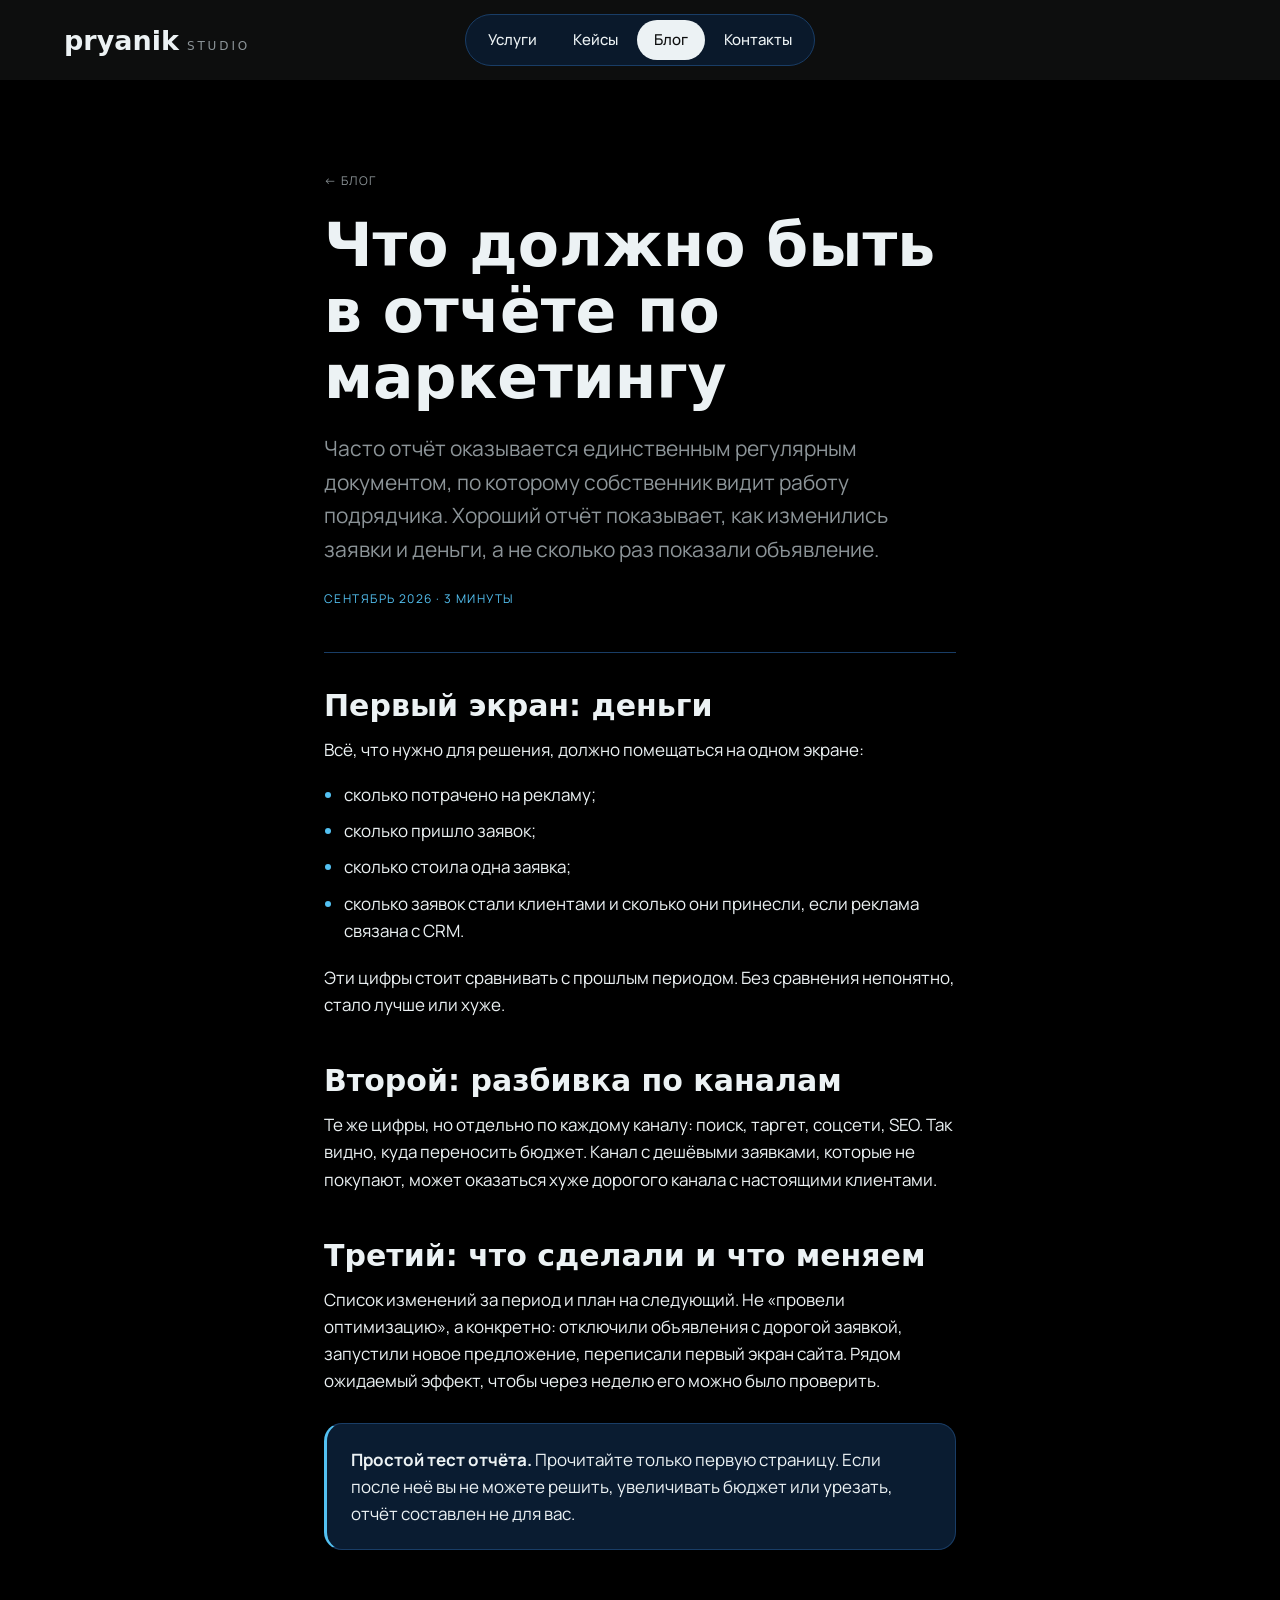
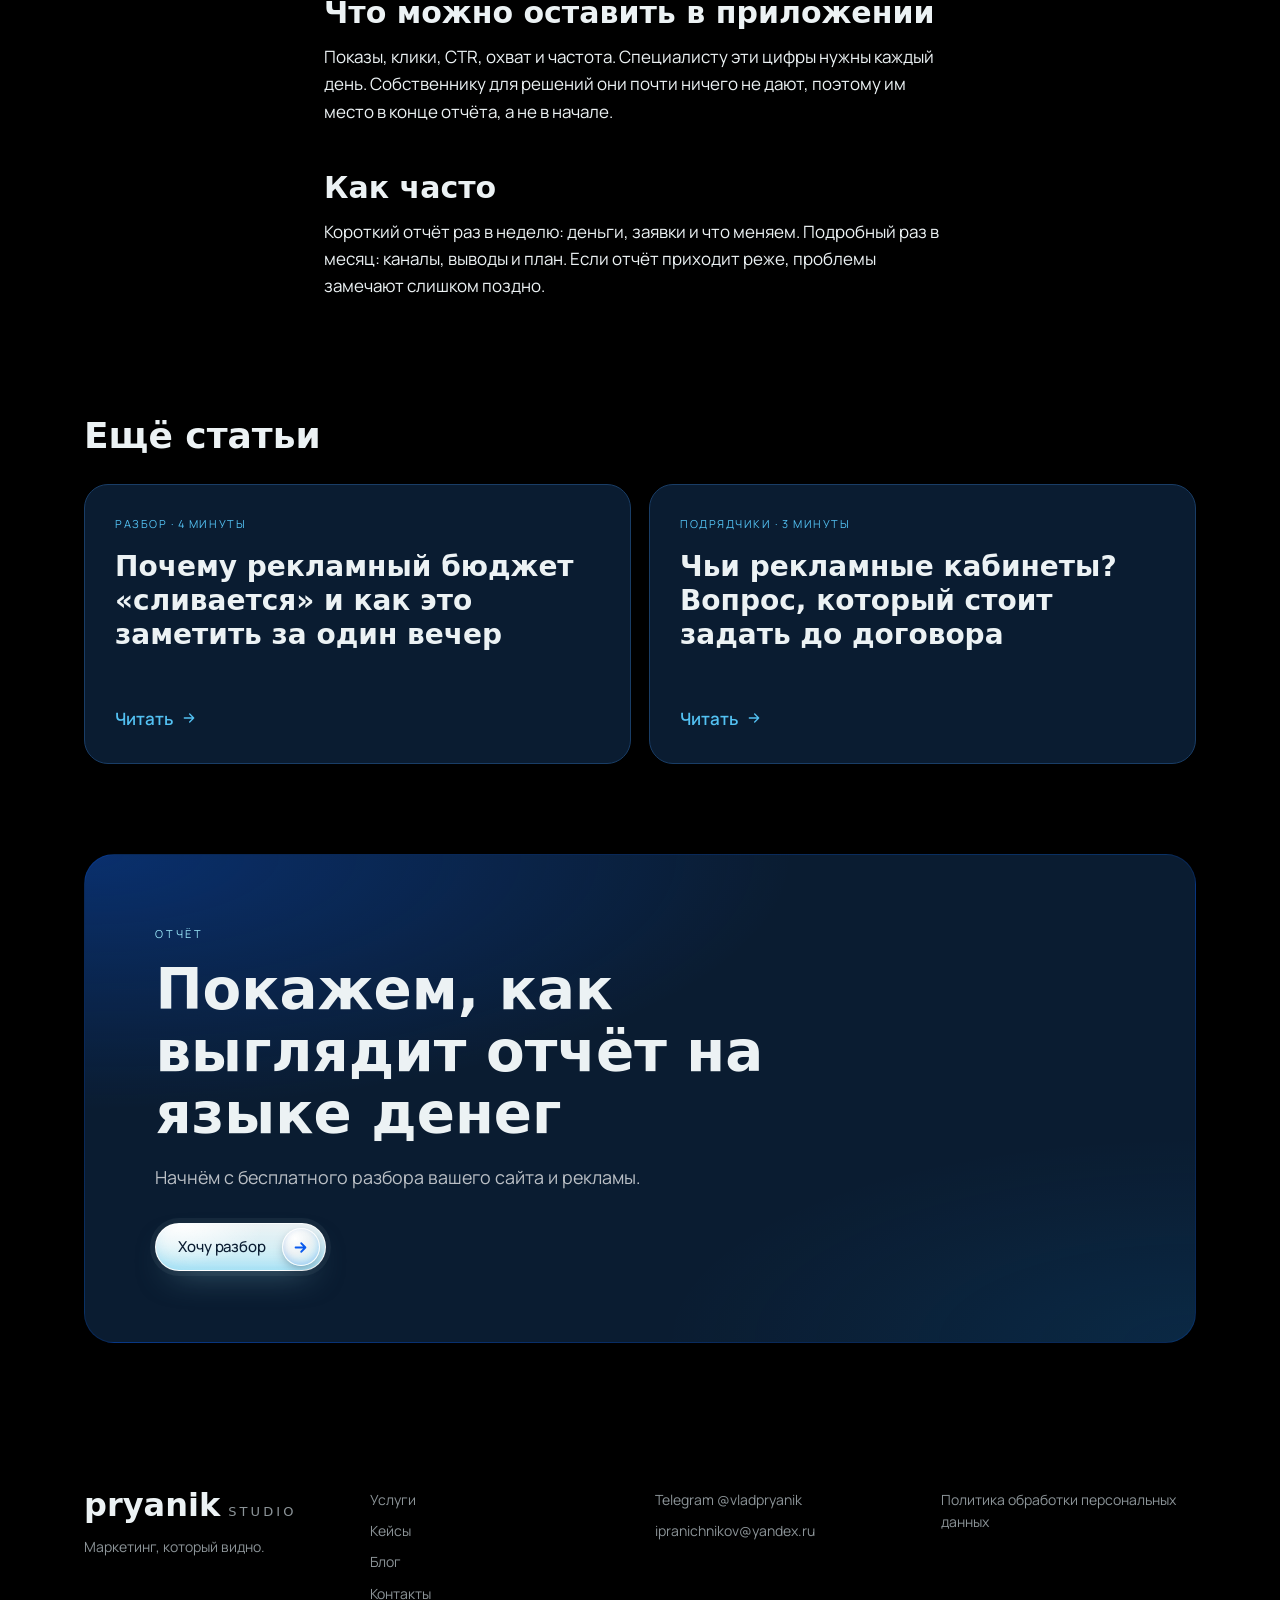
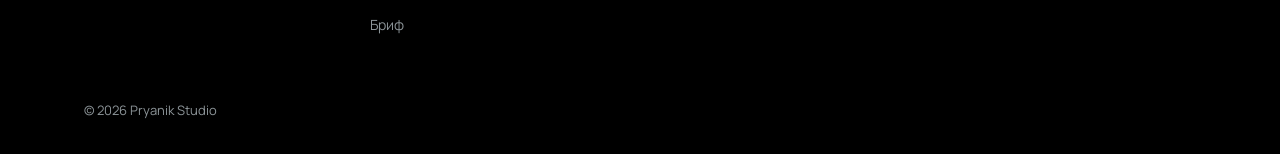
<file: pryanik-studio/blog-otchet.html>
<!doctype html>
<html lang="ru">
<head>
<meta charset="utf-8">
<meta name="viewport" content="width=device-width, initial-scale=1">
<script>document.documentElement.className+=' js';setTimeout(function(){var d=document.documentElement;if(!d.classList.contains('ready'))d.classList.add('fallback')},2500)</script>
<title>Что должно быть в отчёте по маркетингу. Блог Pryanik Studio</title>
<meta name="description" content="Какие цифры должны быть на первом экране отчёта, что можно убрать в приложение и как часто отчёт нужен собственнику.">
<meta name="theme-color" content="#0D0E0E">
<link rel="icon" href="data:image/svg+xml,<svg xmlns='http://www.w3.org/2000/svg' viewBox='0 0 32 32'><rect width='32' height='32' rx='9' fill='%230859ED'/><path d='M16 6.5c3.2 5 6 7.2 6 11a6 6 0 0 1-12 0c0-3.8 2.8-6 6-11z' fill='%23fff'/></svg>">
<!-- DEPLOY STEP: заменить https://vladpryanik11.github.io/pryanikstudio на боевой адрес -->
<meta property="og:type" content="article">
<meta property="og:title" content="Что должно быть в отчёте по маркетингу">
<meta property="og:url" content="https://vladpryanik11.github.io/pryanikstudio/blog-otchet.html">
<meta property="og:image" content="https://vladpryanik11.github.io/pryanikstudio/assets/hero-ending.jpg">
<link rel="preconnect" href="https://fonts.googleapis.com">
<link rel="preconnect" href="https://fonts.gstatic.com" crossorigin>
<link rel="stylesheet" href="https://fonts.googleapis.com/css2?family=Manrope:wght@400;500;600;700&display=swap">
<link rel="stylesheet" href="assets/site.css?v=0918bv">
</head>
<body data-no-mbar>
<a class="skip" href="#main">К содержанию</a>
<div class="env" aria-hidden="true" id="env"></div>

<header class="site-head" id="head" data-solid>
  <a class="brand" href="index.html" aria-label="Pryanik Studio, на главную"><span class="wordmark" aria-hidden="true"><span class="wm-word">pryanik</span><span class="wm-sub">studio</span></span></a>
  <nav class="menu" id="menu" aria-label="Основное меню">
    <a href="uslugi.html">Услуги</a>
    <a href="keisy.html">Кейсы</a>
    <a href="blog.html" aria-current="page">Блог</a>
    <a href="kontakty.html">Контакты</a>
  </nav>
  <button class="burger" id="burger" type="button" aria-expanded="false" aria-controls="menu" aria-label="Открыть меню"><span></span><span></span><span></span></button>
</header>

<div class="wrap">
<main id="main" tabindex="-1">

  <article class="article" aria-labelledby="h">
    <p class="crumb rise"><a href="blog.html">← Блог</a></p>
    <h1 class="rise" id="h">Что должно быть в отчёте по маркетингу</h1>
    <p class="intro rise">Часто отчёт оказывается единственным регулярным документом, по которому собственник видит работу подрядчика. Хороший отчёт показывает, как изменились заявки и деньги, а не сколько раз показали объявление.</p>
    <p class="meta rise">Сентябрь 2026 · 3 минуты</p>

    <div class="prose rise">
      <h2>Первый экран: деньги</h2>
      <p>Всё, что нужно для решения, должно помещаться на одном экране:</p>
      <ul>
        <li>сколько потрачено на рекламу;</li>
        <li>сколько пришло заявок;</li>
        <li>сколько стоила одна заявка;</li>
        <li>сколько заявок стали клиентами и сколько они принесли, если реклама связана с CRM.</li>
      </ul>
      <p>Эти цифры стоит сравнивать с прошлым периодом. Без сравнения непонятно, стало лучше или хуже.</p>

      <h2>Второй: разбивка по каналам</h2>
      <p>Те же цифры, но отдельно по каждому каналу: поиск, таргет, соцсети, SEO. Так видно, куда переносить бюджет. Канал с дешёвыми заявками, которые не покупают, может оказаться хуже дорогого канала с настоящими клиентами.</p>

      <h2>Третий: что сделали и что меняем</h2>
      <p>Список изменений за период и план на следующий. Не «провели оптимизацию», а конкретно: отключили объявления с дорогой заявкой, запустили новое предложение, переписали первый экран сайта. Рядом ожидаемый эффект, чтобы через неделю его можно было проверить.</p>
      <div class="callout"><p><strong>Простой тест отчёта.</strong> Прочитайте только первую страницу. Если после неё вы не можете решить, увеличивать бюджет или урезать, отчёт составлен не для вас.</p></div>

      <h2>Что можно оставить в приложении</h2>
      <p>Показы, клики, CTR, охват и частота. Специалисту эти цифры нужны каждый день. Собственнику для решений они почти ничего не дают, поэтому им место в конце отчёта, а не в начале.</p>

      <h2>Как часто</h2>
      <p>Короткий отчёт раз в неделю: деньги, заявки и что меняем. Подробный раз в месяц: каналы, выводы и план. Если отчёт приходит реже, проблемы замечают слишком поздно.</p>
    </div>
  </article>

  <section class="shell band" style="padding-bottom:0" aria-labelledby="more-h">
    <h2 class="rise" id="more-h" style="font-size:clamp(24px,3vw,36px)">Ещё статьи</h2>
    <div class="posts" style="margin-top:28px">
      <a class="post rise" href="blog-byudzhet.html"><span class="meta">Разбор · 4 минуты</span><h3>Почему рекламный бюджет «сливается» и как это заметить за один вечер</h3><span class="more"><span class="link">Читать<svg viewBox="0 0 24 24" aria-hidden="true"><path d="M5 12h14M13 6l6 6-6 6" fill="none" stroke="currentColor" stroke-width="2" stroke-linecap="round" stroke-linejoin="round"/></svg></span></span></a>
      <a class="post rise" href="blog-kabinety.html"><span class="meta">Подрядчики · 3 минуты</span><h3>Чьи рекламные кабинеты? Вопрос, который стоит задать до договора</h3><span class="more"><span class="link">Читать<svg viewBox="0 0 24 24" aria-hidden="true"><path d="M5 12h14M13 6l6 6-6 6" fill="none" stroke="currentColor" stroke-width="2" stroke-linecap="round" stroke-linejoin="round"/></svg></span></span></a>
    </div>
  </section>

  <div class="shell">
    <section class="cta rise" aria-labelledby="cta-h">
      <p class="kick">Отчёт</p>
      <h2 id="cta-h">Покажем, как выглядит отчёт на языке денег</h2>
      <p class="lede">Начнём с бесплатного разбора вашего сайта и рекламы.</p>
      <div class="act"><a class="btn btn-light" href="kontakty.html#razbor">Хочу разбор</a></div>
    </section>
  </div>

</main>
</div>

<footer class="site-foot">
  <div class="shell foot-grid">
    <div><p class="foot-brand"><span class="wordmark"><span class="wm-word">pryanik</span><span class="wm-sub">studio</span></span></p><p>Маркетинг, который видно.</p></div>
    <nav class="foot-nav" aria-label="Разделы сайта"><a href="uslugi.html">Услуги</a><a href="keisy.html">Кейсы</a><a href="blog.html">Блог</a><a href="kontakty.html">Контакты</a><a href="brif.html">Бриф</a></nav>
    <div class="foot-contacts">
      <a href="https://t.me/vladpryanik" rel="noopener">Telegram @vladpryanik</a>
      <a href="mailto:ipranichnikov@yandex.ru">ipranichnikov@yandex.ru</a>
    </div>
    <div><a href="kontakty.html#policy">Политика обработки персональных данных</a></div>
  </div>
  <div class="shell"><p class="foot-bottom">© 2026 Pryanik Studio</p></div>
</footer>

<script src="assets/site.js?v=0918bd"></script>
</body>
</html>
</file>
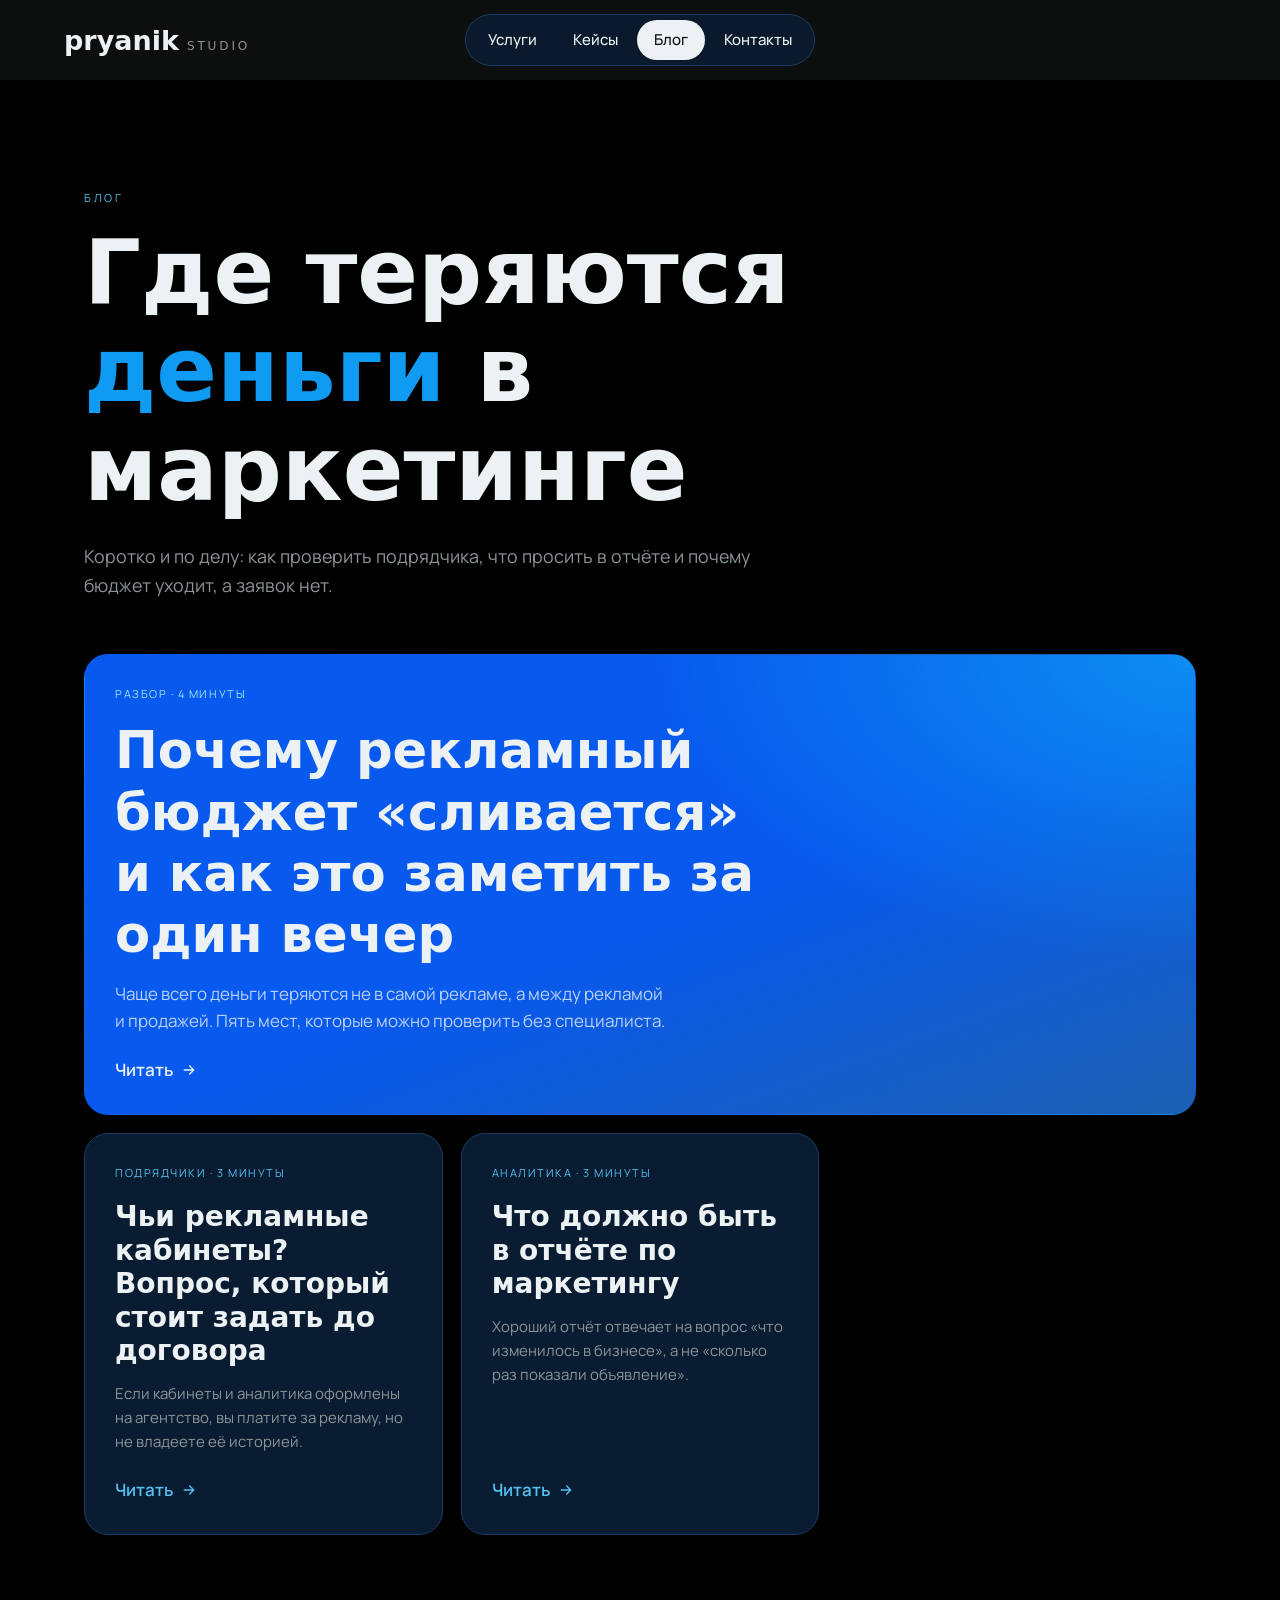
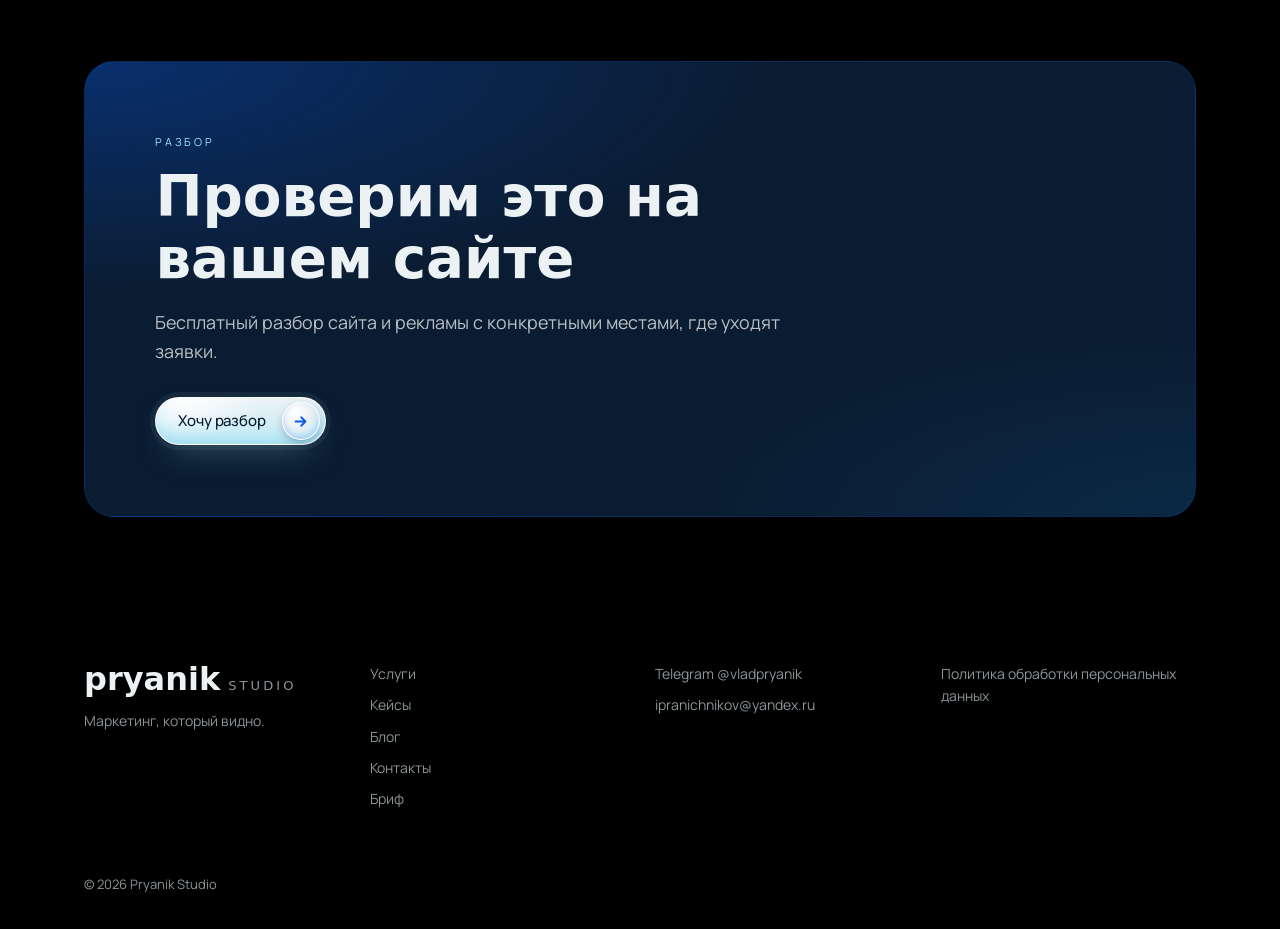
<file: pryanik-studio/blog.html>
<!doctype html>
<html lang="ru">
<head>
<meta charset="utf-8">
<meta name="viewport" content="width=device-width, initial-scale=1">
<script>document.documentElement.className+=' js';setTimeout(function(){var d=document.documentElement;if(!d.classList.contains('ready'))d.classList.add('fallback')},2500)</script>
<title>Блог. Pryanik Studio</title>
<meta name="description" content="Статьи о том, где теряются деньги в маркетинге: отчёты, рекламные кабинеты, заявки и продажи.">
<meta name="theme-color" content="#0D0E0E">
<link rel="icon" href="data:image/svg+xml,<svg xmlns='http://www.w3.org/2000/svg' viewBox='0 0 32 32'><rect width='32' height='32' rx='9' fill='%230859ED'/><path d='M16 6.5c3.2 5 6 7.2 6 11a6 6 0 0 1-12 0c0-3.8 2.8-6 6-11z' fill='%23fff'/></svg>">
<!-- DEPLOY STEP: заменить https://vladpryanik11.github.io/pryanikstudio на боевой адрес -->
<meta property="og:type" content="website">
<meta property="og:title" content="Блог. Pryanik Studio">
<meta property="og:url" content="https://vladpryanik11.github.io/pryanikstudio/blog.html">
<meta property="og:image" content="https://vladpryanik11.github.io/pryanikstudio/assets/hero-ending.jpg">
<link rel="preconnect" href="https://fonts.googleapis.com">
<link rel="preconnect" href="https://fonts.gstatic.com" crossorigin>
<link rel="stylesheet" href="https://fonts.googleapis.com/css2?family=Manrope:wght@400;500;600;700&display=swap">
<link rel="stylesheet" href="assets/site.css?v=0918bv">
</head>
<body data-no-mbar>
<a class="skip" href="#main">К содержанию</a>
<div class="env" aria-hidden="true" id="env"></div>

<header class="site-head" id="head" data-solid>
  <a class="brand" href="index.html" aria-label="Pryanik Studio, на главную"><span class="wordmark" aria-hidden="true"><span class="wm-word">pryanik</span><span class="wm-sub">studio</span></span></a>
  <nav class="menu" id="menu" aria-label="Основное меню">
    <a href="uslugi.html">Услуги</a>
    <a href="keisy.html">Кейсы</a>
    <a href="blog.html" aria-current="page">Блог</a>
    <a href="kontakty.html">Контакты</a>
  </nav>
  <button class="burger" id="burger" type="button" aria-expanded="false" aria-controls="menu" aria-label="Открыть меню"><span></span><span></span><span></span></button>
</header>

<div class="wrap">
<main id="main" tabindex="-1">

  <section class="shell page-hero" aria-labelledby="h">
    <p class="kick rise">Блог</p>
    <h1 class="rise" id="h">Где теряются <span class="ink">деньги</span> в маркетинге</h1>
    <p class="lede rise">Коротко и по делу: как проверить подрядчика, что просить в отчёте и почему бюджет уходит, а заявок нет.</p>
  </section>

  <section class="shell" aria-label="Статьи" style="padding-bottom:clamp(20px,4vh,40px)">
    <div class="posts">
      <a class="post feature rise" href="blog-byudzhet.html">
        <span class="meta">Разбор · 4 минуты</span>
        <h2>Почему рекламный бюджет «сливается» и как это заметить за один вечер</h2>
        <p>Чаще всего деньги теряются не в самой рекламе, а между рекламой и продажей. Пять мест, которые можно проверить без специалиста.</p>
        <span class="more"><span class="link">Читать<svg viewBox="0 0 24 24" aria-hidden="true"><path d="M5 12h14M13 6l6 6-6 6" fill="none" stroke="currentColor" stroke-width="2" stroke-linecap="round" stroke-linejoin="round"/></svg></span></span>
      </a>
      <a class="post rise" href="blog-kabinety.html">
        <span class="meta">Подрядчики · 3 минуты</span>
        <h3>Чьи рекламные кабинеты? Вопрос, который стоит задать до договора</h3>
        <p>Если кабинеты и аналитика оформлены на агентство, вы платите за рекламу, но не владеете её историей.</p>
        <span class="more"><span class="link">Читать<svg viewBox="0 0 24 24" aria-hidden="true"><path d="M5 12h14M13 6l6 6-6 6" fill="none" stroke="currentColor" stroke-width="2" stroke-linecap="round" stroke-linejoin="round"/></svg></span></span>
      </a>
      <a class="post rise" href="blog-otchet.html">
        <span class="meta">Аналитика · 3 минуты</span>
        <h3>Что должно быть в отчёте по маркетингу</h3>
        <p>Хороший отчёт отвечает на вопрос «что изменилось в бизнесе», а не «сколько раз показали объявление».</p>
        <span class="more"><span class="link">Читать<svg viewBox="0 0 24 24" aria-hidden="true"><path d="M5 12h14M13 6l6 6-6 6" fill="none" stroke="currentColor" stroke-width="2" stroke-linecap="round" stroke-linejoin="round"/></svg></span></span>
      </a>
    </div>
  </section>

  <div class="shell">
    <section class="cta rise" aria-labelledby="cta-h">
      <p class="kick">Разбор</p>
      <h2 id="cta-h">Проверим это на вашем сайте</h2>
      <p class="lede">Бесплатный разбор сайта и рекламы с конкретными местами, где уходят заявки.</p>
      <div class="act"><a class="btn btn-light" href="kontakty.html#razbor">Хочу разбор</a></div>
    </section>
  </div>

</main>
</div>

<footer class="site-foot">
  <div class="shell foot-grid">
    <div><p class="foot-brand"><span class="wordmark"><span class="wm-word">pryanik</span><span class="wm-sub">studio</span></span></p><p>Маркетинг, который видно.</p></div>
    <nav class="foot-nav" aria-label="Разделы сайта"><a href="uslugi.html">Услуги</a><a href="keisy.html">Кейсы</a><a href="blog.html">Блог</a><a href="kontakty.html">Контакты</a><a href="brif.html">Бриф</a></nav>
    <div class="foot-contacts">
      <a href="https://t.me/vladpryanik" rel="noopener">Telegram @vladpryanik</a>
      <a href="mailto:ipranichnikov@yandex.ru">ipranichnikov@yandex.ru</a>
    </div>
    <div><a href="kontakty.html#policy">Политика обработки персональных данных</a></div>
  </div>
  <div class="shell"><p class="foot-bottom">© 2026 Pryanik Studio</p></div>
</footer>

<script src="assets/site.js?v=0918bd"></script>
</body>
</html>
</file>
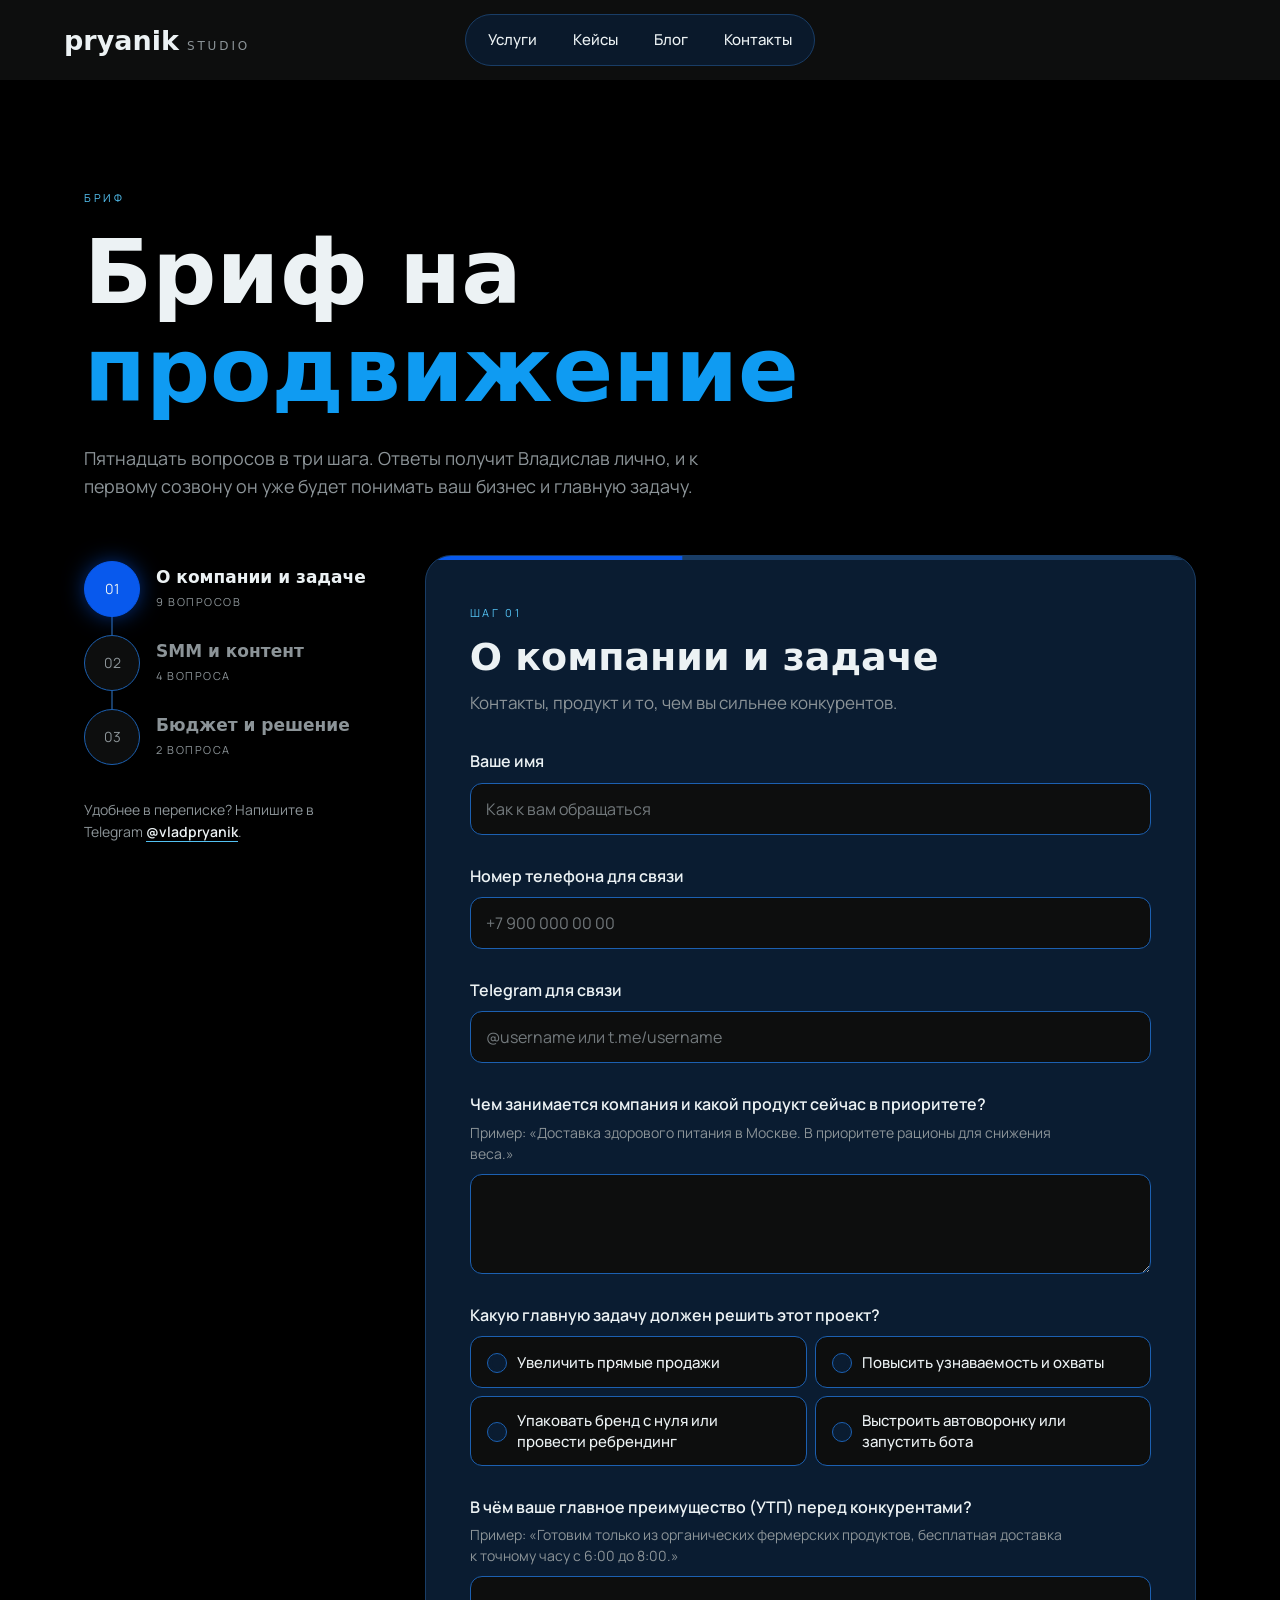
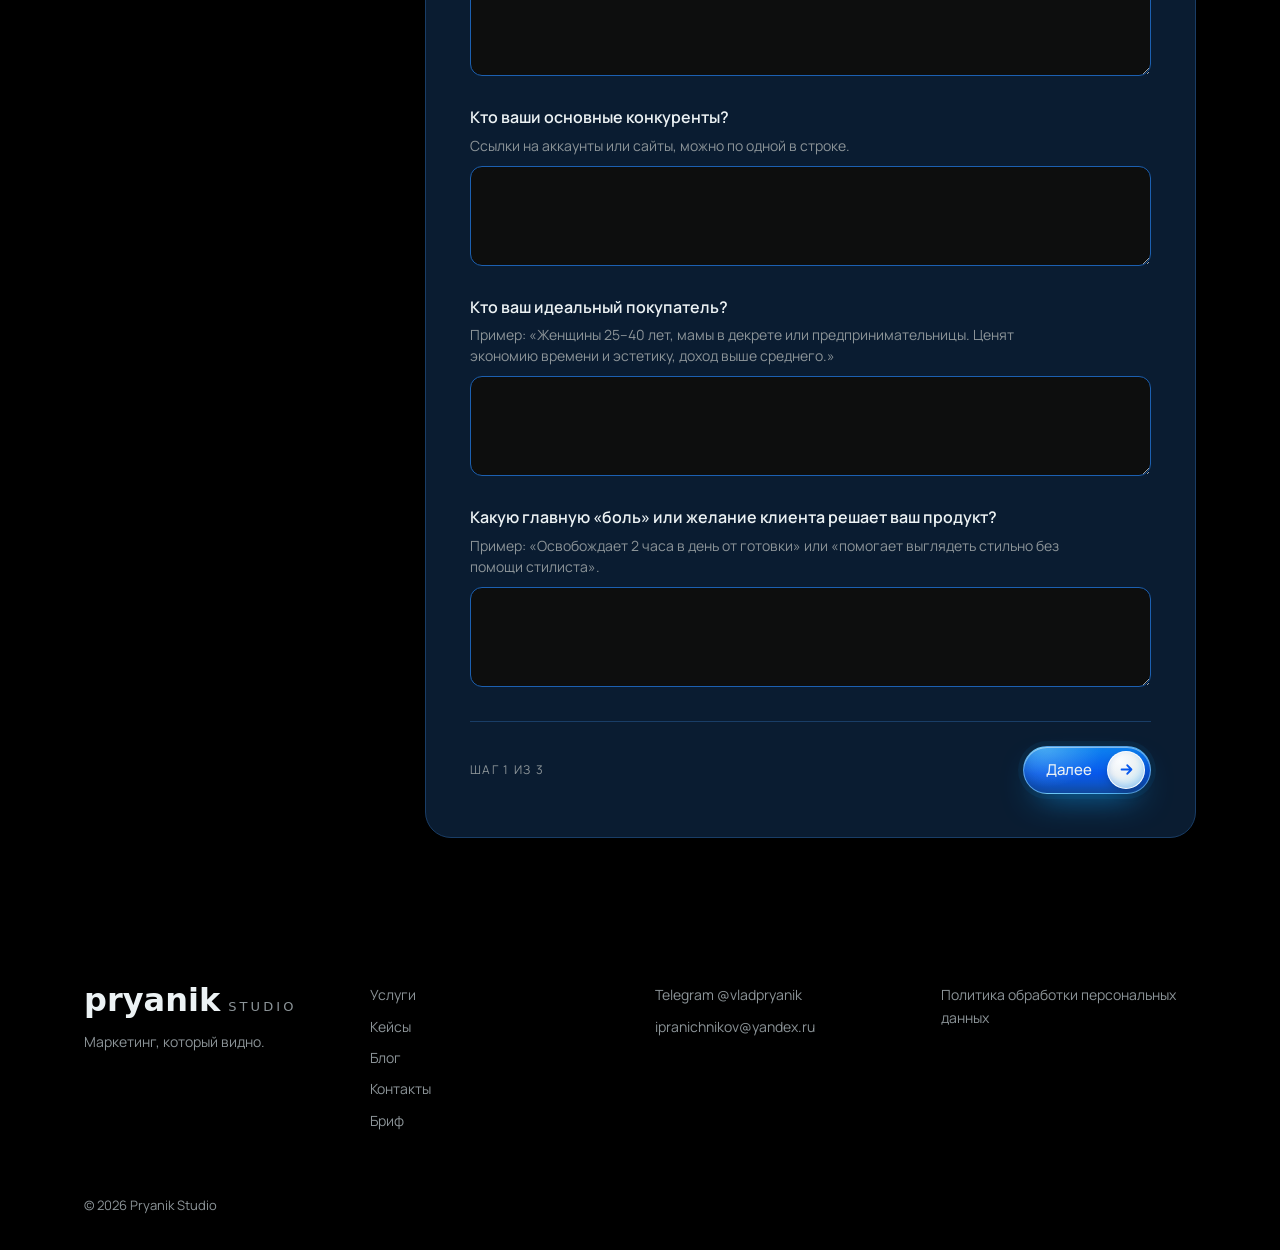
<file: pryanik-studio/brif.html>
<!doctype html>
<html lang="ru">
<head>
<meta charset="utf-8">
<meta name="viewport" content="width=device-width, initial-scale=1">
<script>document.documentElement.className+=' js';setTimeout(function(){var d=document.documentElement;if(!d.classList.contains('ready'))d.classList.add('fallback')},2500)</script>
<title>Бриф. Pryanik Studio</title>
<meta name="description" content="Бриф на продвижение: пятнадцать вопросов в три шага о компании, SMM, контенте и бюджете. Ответы получит Владислав, основатель Pryanik Studio.">
<meta name="theme-color" content="#0D0E0E">
<link rel="icon" href="data:image/svg+xml,<svg xmlns='http://www.w3.org/2000/svg' viewBox='0 0 32 32'><rect width='32' height='32' rx='9' fill='%230859ED'/><path d='M16 6.5c3.2 5 6 7.2 6 11a6 6 0 0 1-12 0c0-3.8 2.8-6 6-11z' fill='%23fff'/></svg>">
<!-- DEPLOY STEP: заменить https://vladpryanik11.github.io/pryanikstudio на боевой адрес -->
<meta property="og:type" content="website">
<meta property="og:title" content="Бриф. Pryanik Studio">
<meta property="og:url" content="https://vladpryanik11.github.io/pryanikstudio/brif.html">
<meta property="og:image" content="https://vladpryanik11.github.io/pryanikstudio/assets/hero-ending.jpg">
<link rel="preconnect" href="https://fonts.googleapis.com">
<link rel="preconnect" href="https://fonts.gstatic.com" crossorigin>
<link rel="stylesheet" href="https://fonts.googleapis.com/css2?family=Manrope:wght@400;500;600;700&display=swap">
<link rel="stylesheet" href="assets/site.css?v=0918bv">
</head>
<body data-no-mbar>
<a class="skip" href="#main">К содержанию</a>
<div class="env" aria-hidden="true" id="env"></div>

<header class="site-head" id="head" data-solid>
  <a class="brand" href="index.html" aria-label="Pryanik Studio, на главную"><span class="wordmark" aria-hidden="true"><span class="wm-word">pryanik</span><span class="wm-sub">studio</span></span></a>
  <nav class="menu" id="menu" aria-label="Основное меню">
    <a href="uslugi.html">Услуги</a>
    <a href="keisy.html">Кейсы</a>
    <a href="blog.html">Блог</a>
    <a href="kontakty.html">Контакты</a>
  </nav>
  <button class="burger" id="burger" type="button" aria-expanded="false" aria-controls="menu" aria-label="Открыть меню"><span></span><span></span><span></span></button>
</header>

<div class="wrap">
<main id="main" tabindex="-1">

  <section class="shell page-hero" aria-labelledby="h">
    <p class="kick rise">Бриф</p>
    <h1 class="rise" id="h">Бриф на <span class="ink">продвижение</span></h1>
    <p class="lede rise">Пятнадцать вопросов в три шага. Ответы получит Владислав лично, и к первому созвону он уже будет понимать ваш бизнес и главную задачу.</p>
  </section>

  <section class="shell" aria-label="Анкета брифа">
    <div class="brief-grid">

      <aside class="brief-rail rise" aria-label="Шаги брифа">
        <ol class="rail" id="rail">
          <li><button type="button" data-step="0" aria-current="step"><span class="no">01</span><span><b>О компании и задаче</b><small>9 вопросов</small></span></button></li>
          <li><button type="button" data-step="1" disabled><span class="no">02</span><span><b>SMM и контент</b><small>4 вопроса</small></span></button></li>
          <li><button type="button" data-step="2" disabled><span class="no">03</span><span><b>Бюджет и решение</b><small>2 вопроса</small></span></button></li>
        </ol>
        <p class="rail-note">Удобнее в переписке? Напишите в Telegram <a href="https://t.me/vladpryanik" rel="noopener">@vladpryanik</a>.</p>
      </aside>

      <div class="card brief rise" id="brief-card">
        <div class="bprog" id="brief-prog" aria-hidden="true"><span></span></div>

        <form id="brief" novalidate>

          <div class="bstep" data-title="О компании и задаче" role="group" aria-labelledby="s1">
            <p class="kick">Шаг 01</p>
            <h2 id="s1" tabindex="-1">О компании и задаче</h2>
            <p class="bsub">Контакты, продукт и то, чем вы сильнее конкурентов.</p>
            <div class="bqs">
              <div class="bq" id="q-name" data-req data-q="Имя" data-msg="Напишите, как к вам обращаться">
                <label class="bl" for="b-name">Ваше имя</label>
                <input id="b-name" name="name" type="text" autocomplete="name" placeholder="Как к вам обращаться">
              </div>
              <div class="bq" id="q-phone" data-req data-check="phone" data-q="Телефон" data-msg="Оставьте номер телефона для связи">
                <label class="bl" for="b-phone">Номер телефона для связи</label>
                <input id="b-phone" name="phone" type="tel" autocomplete="tel" inputmode="tel" placeholder="+7 900 000 00 00">
              </div>
              <div class="bq" id="q-tg" data-req data-check="tg" data-q="Telegram" data-msg="Оставьте Telegram для связи">
                <label class="bl" for="b-tg">Telegram для связи</label>
                <input id="b-tg" name="tg" type="text" autocomplete="off" autocapitalize="off" spellcheck="false" placeholder="@username или t.me/username">
              </div>
              <div class="bq" id="q-about" data-req data-q="Чем занимается компания и какой продукт сейчас в приоритете">
                <label class="bl" for="b-about">Чем занимается компания и какой продукт сейчас в приоритете?</label>
                <p class="hint" id="b-about-h">Пример: «Доставка здорового питания в Москве. В приоритете рационы для снижения веса.»</p>
                <textarea id="b-about" name="about" rows="3" aria-describedby="b-about-h"></textarea>
              </div>
              <fieldset class="bq" id="q-goal" data-req data-q="Главная задача проекта" data-msg="Выберите один вариант">
                <legend class="bl">Какую главную задачу должен решить этот проект?</legend>
                <div class="opts">
                  <label class="opt"><input type="radio" name="goal" value="Увеличить прямые продажи"><span class="t">Увеличить прямые продажи</span></label>
                  <label class="opt"><input type="radio" name="goal" value="Повысить узнаваемость и охваты"><span class="t">Повысить узнаваемость и охваты</span></label>
                  <label class="opt"><input type="radio" name="goal" value="Упаковать бренд с нуля или провести ребрендинг"><span class="t">Упаковать бренд с нуля или провести ребрендинг</span></label>
                  <label class="opt"><input type="radio" name="goal" value="Выстроить автоворонку или запустить бота"><span class="t">Выстроить автоворонку или запустить бота</span></label>
                </div>
              </fieldset>
              <div class="bq" id="q-usp" data-req data-q="Главное преимущество (УТП) перед конкурентами">
                <label class="bl" for="b-usp">В чём ваше главное преимущество (УТП) перед конкурентами?</label>
                <p class="hint" id="b-usp-h">Пример: «Готовим только из органических фермерских продуктов, бесплатная доставка к точному часу с 6:00 до 8:00.»</p>
                <textarea id="b-usp" name="usp" rows="3" aria-describedby="b-usp-h"></textarea>
              </div>
              <div class="bq" id="q-rivals" data-req data-q="Основные конкуренты">
                <label class="bl" for="b-rivals">Кто ваши основные конкуренты?</label>
                <p class="hint" id="b-rivals-h">Ссылки на аккаунты или сайты, можно по одной в строке.</p>
                <textarea id="b-rivals" name="rivals" rows="3" aria-describedby="b-rivals-h"></textarea>
              </div>
              <div class="bq" id="q-buyer" data-req data-q="Идеальный покупатель">
                <label class="bl" for="b-buyer">Кто ваш идеальный покупатель?</label>
                <p class="hint" id="b-buyer-h">Пример: «Женщины 25–40 лет, мамы в декрете или предпринимательницы. Ценят экономию времени и эстетику, доход выше среднего.»</p>
                <textarea id="b-buyer" name="buyer" rows="3" aria-describedby="b-buyer-h"></textarea>
              </div>
              <div class="bq" id="q-pain" data-req data-q="Главная боль или желание клиента, которое решает продукт">
                <label class="bl" for="b-pain">Какую главную «боль» или желание клиента решает ваш продукт?</label>
                <p class="hint" id="b-pain-h">Пример: «Освобождает 2 часа в день от готовки» или «помогает выглядеть стильно без помощи стилиста».</p>
                <textarea id="b-pain" name="pain" rows="3" aria-describedby="b-pain-h"></textarea>
              </div>
            </div>
          </div>

          <div class="bstep" data-title="SMM и контент" role="group" aria-labelledby="s2" hidden>
            <p class="kick">Шаг 02</p>
            <h2 id="s2" tabindex="-1">SMM и контент</h2>
            <p class="bsub">Цели, площадки, тон общения и то, что уже есть из съёмок.</p>
            <div class="bqs">
              <fieldset class="bq" id="q-smm" data-req data-q="Главная цель SMM на 3–6 месяцев" data-msg="Выберите один вариант">
                <legend class="bl">Главная цель SMM на ближайшие <span class="nw">3–6 месяцев?</span></legend>
                <div class="opts">
                  <label class="opt"><input type="radio" name="smm" value="Продажи"><span class="t">Продажи</span></label>
                  <label class="opt"><input type="radio" name="smm" value="Количество аудитории"><span class="t">Количество аудитории</span></label>
                  <label class="opt"><input type="radio" name="smm" value="Охваты"><span class="t">Охваты</span></label>
                  <label class="opt"><input type="radio" name="smm" value="Стиль бренда"><span class="t">Стиль бренда</span></label>
                </div>
              </fieldset>
              <fieldset class="bq" id="q-platform" data-q="Площадка в первую очередь">
                <legend class="bl">Какие площадки развиваем в первую очередь? <span class="opt-tag">необязательно</span></legend>
                <div class="opts">
                  <label class="opt"><input type="radio" name="platform" value="Telegram (канал или бот)"><span class="t">Telegram<small>Канал или бот</small></span></label>
                  <label class="opt"><input type="radio" name="platform" value="Instagram или Facebook"><span class="t">Instagram* / Facebook*</span></label>
                  <label class="opt"><input type="radio" name="platform" value="ВКонтакте или MAX"><span class="t">ВКонтакте / MAX</span></label>
                  <label class="opt"><input type="radio" name="platform" value="YouTube Shorts, TikTok или Reels"><span class="t">YouTube Shorts / TikTok / Reels</span></label>
                </div>
                <p class="hint note">* Instagram и Facebook принадлежат компании Meta, которая признана экстремистской и запрещена в России.</p>
              </fieldset>
              <fieldset class="bq" id="q-tone" data-req data-q="Тон общения (Tone of Voice)" data-msg="Выберите один вариант">
                <legend class="bl">Какая тональность общения (Tone of Voice) вам ближе?</legend>
                <div class="opts">
                  <label class="opt"><input type="radio" name="tone" value="Экспертная и деловая"><span class="t">Экспертная и деловая<small>На «Вы», строгая аналитика, без шуток</small></span></label>
                  <label class="opt"><input type="radio" name="tone" value="Дружелюбная и заботливая"><span class="t">Дружелюбная и заботливая<small>На «Вы» или «ты», тёплый диалог, забота</small></span></label>
                  <label class="opt"><input type="radio" name="tone" value="Дерзкая и трендовая"><span class="t">Дерзкая и трендовая<small>На «ты», юмор, мемы, хайп</small></span></label>
                  <label class="opt"><input type="radio" name="tone" value="Минималистичная и эстетичная"><span class="t">Минималистичная и эстетичная<small>Лаконично, стильно, вдохновляюще</small></span></label>
                </div>
              </fieldset>
              <fieldset class="bq" id="q-content" data-req data-q="Ситуация с фото и видео" data-msg="Выберите один вариант">
                <legend class="bl">Какая ситуация с фото и видеоконтентом?</legend>
                <div class="opts one">
                  <label class="opt"><input type="radio" name="content" value="Есть готовый качественный фотобанк, регулярно снимаем"><span class="t">Есть готовый качественный фотобанк, регулярно снимаем</span></label>
                  <label class="opt"><input type="radio" name="content" value="Есть базовые фото товара или услуги, но нужен новый контент"><span class="t">Есть базовые фото товара или услуги, но нужен новый контент</span></label>
                  <label class="opt"><input type="radio" name="content" value="Материалов нет, нужно организовать съёмки и создавать контент с нуля"><span class="t">Материалов нет, нужно организовать съёмки и создавать контент с нуля</span></label>
                </div>
              </fieldset>
            </div>
          </div>

          <div class="bstep" data-title="Бюджет и решение" role="group" aria-labelledby="s3" hidden>
            <p class="kick">Шаг 03</p>
            <h2 id="s3" tabindex="-1">Бюджет и решение</h2>
            <p class="bsub">Последние два вопроса, и бриф готов.</p>
            <div class="bqs">
              <fieldset class="bq" id="q-budget" data-req data-q="Месячный бюджет на продвижение" data-msg="Выберите один вариант">
                <legend class="bl">Планируемый месячный бюджет на продвижение</legend>
                <p class="hint">Закупка рекламы, блогеры, таргет.</p>
                <div class="opts">
                  <label class="opt"><input type="radio" name="budget" value="До 10 000 ₽"><span class="t">До 10&nbsp;000&nbsp;₽</span></label>
                  <label class="opt"><input type="radio" name="budget" value="До 50 000 ₽"><span class="t">До 50&nbsp;000&nbsp;₽</span></label>
                  <label class="opt"><input type="radio" name="budget" value="50 000–150 000 ₽"><span class="t">50&nbsp;000–150&nbsp;000&nbsp;₽</span></label>
                  <label class="opt"><input type="radio" name="budget" value="150 000–300 000 ₽"><span class="t">150&nbsp;000–300&nbsp;000&nbsp;₽</span></label>
                  <label class="opt"><input type="radio" name="budget" value="Свыше 300 000 ₽"><span class="t">Свыше 300&nbsp;000&nbsp;₽</span></label>
                </div>
              </fieldset>
              <div class="bq" id="q-decider" data-req data-q="Кто принимает финальное решение и где удобнее общаться">
                <label class="bl" for="b-decider">Кто принимает финальное решение и где удобнее вести общение?</label>
                <textarea id="b-decider" name="decider" rows="2" placeholder="Например: решаю я, удобнее в Telegram"></textarea>
              </div>
            </div>
            <p class="fine">Ответы получит только Владислав. Нажимая «Отправить бриф», вы соглашаетесь с <a href="kontakty.html#policy">политикой обработки персональных данных</a>.</p>
          </div>

          <div class="hp" aria-hidden="true"><label>Сайт компании <input type="text" name="company_site" tabindex="-1" autocomplete="off"></label></div>

          <div class="bnav">
            <span class="bcount" id="brief-count" aria-live="polite">Шаг 1 из 3</span>
            <button class="btn btn-ghost" type="button" data-back hidden>Назад</button>
            <button class="btn btn-primary" type="button" data-next>Далее</button>
            <button class="btn btn-primary" type="submit" data-submit hidden>Отправить бриф</button>
          </div>
        </form>

        <div class="bok" id="brief-ok" tabindex="-1" hidden>
          <div id="brief-sent">
            <p class="kick">Бриф отправлен</p>
            <h2>Спасибо! Ответы уже у Владислава</h2>
            <p class="say">Он изучит бриф и свяжется с вами по телефону или в Telegram, который вы указали.</p>
          </div>
          <div id="brief-fail" hidden>
            <p class="kick">Почти готово</p>
            <h2>Осталось отправить письмо</h2>
            <p class="say">Отправить напрямую не получилось, но ответы сохранены. Откройте готовое письмо в своей почте и нажмите в нём «Отправить».</p>
            <p class="say">Почта не открывается? Скопируйте ответы и пришлите их в Telegram.</p>
            <div class="act">
              <a class="btn btn-primary" id="brief-mail" href="kontakty.html">Открыть письмо в почте</a>
              <button class="btn btn-ghost" type="button" id="brief-copy">Скопировать ответы</button>
              <a class="btn btn-ghost" href="https://t.me/vladpryanik" rel="noopener">Написать в Telegram</a>
            </div>
            <p class="copied" id="brief-copied" role="status"></p>
            <details class="bans" id="brief-ans">
              <summary>Показать ответы</summary>
              <pre id="brief-text"></pre>
            </details>
            <p class="bok-links"><button class="link" type="button" id="brief-retry">Попробовать отправить ещё раз</button><button class="link" type="button" id="brief-edit">Изменить ответы</button></p>
          </div>
        </div>
      </div>

    </div>
  </section>

  <div style="height:clamp(60px,10vh,120px)"></div>

</main>
</div>

<footer class="site-foot">
  <div class="shell foot-grid">
    <div><p class="foot-brand"><span class="wordmark"><span class="wm-word">pryanik</span><span class="wm-sub">studio</span></span></p><p>Маркетинг, который видно.</p></div>
    <nav class="foot-nav" aria-label="Разделы сайта"><a href="uslugi.html">Услуги</a><a href="keisy.html">Кейсы</a><a href="blog.html">Блог</a><a href="kontakty.html">Контакты</a><a href="brif.html" aria-current="page">Бриф</a></nav>
    <div class="foot-contacts">
      <a href="https://t.me/vladpryanik" rel="noopener">Telegram @vladpryanik</a>
      <a href="mailto:ipranichnikov@yandex.ru">ipranichnikov@yandex.ru</a>
    </div>
    <div><a href="kontakty.html#policy">Политика обработки персональных данных</a></div>
  </div>
  <div class="shell"><p class="foot-bottom">© 2026 Pryanik Studio</p></div>
</footer>

<script src="assets/site.js?v=0918bd"></script>
</body>
</html>
</file>
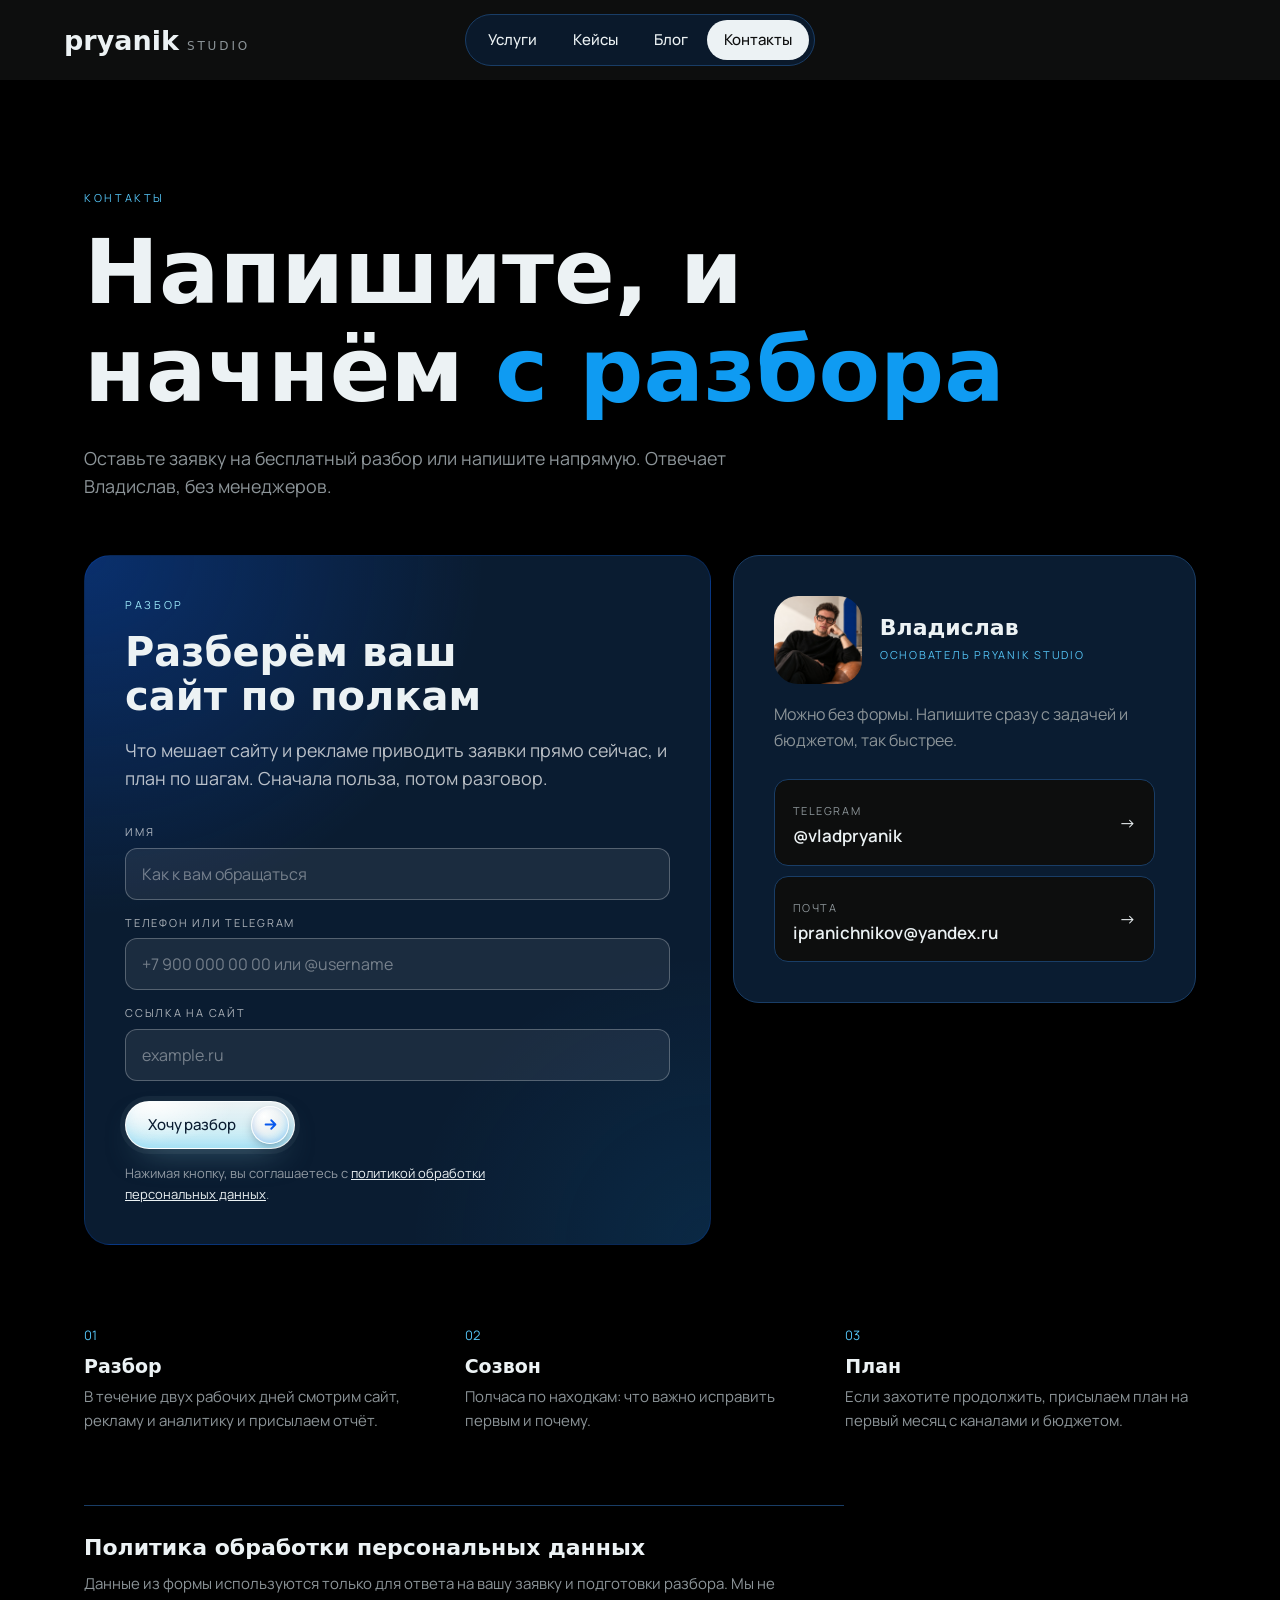
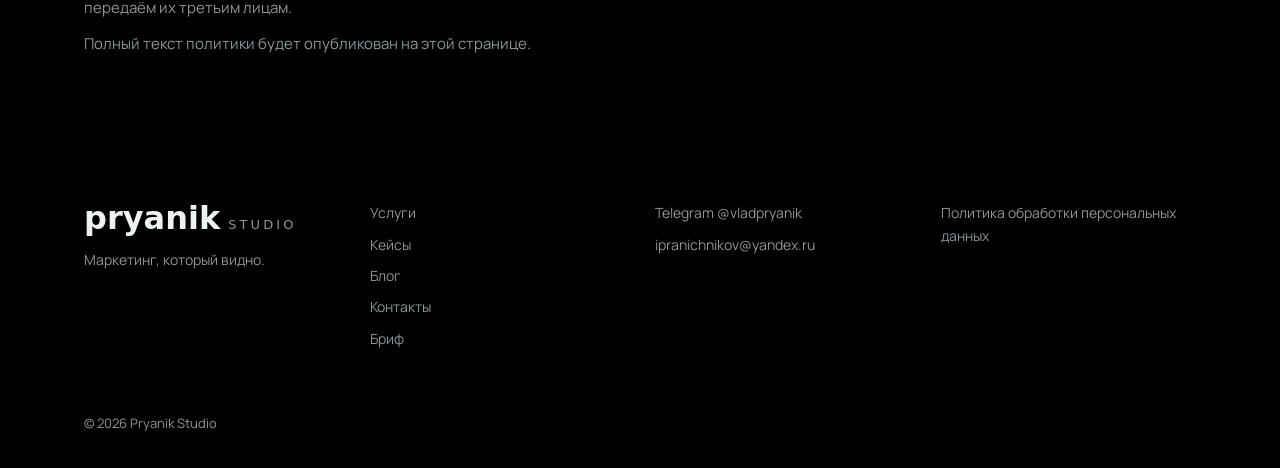
<file: pryanik-studio/kontakty.html>
<!doctype html>
<html lang="ru">
<head>
<meta charset="utf-8">
<meta name="viewport" content="width=device-width, initial-scale=1">
<script>document.documentElement.className+=' js';setTimeout(function(){var d=document.documentElement;if(!d.classList.contains('ready'))d.classList.add('fallback')},2500)</script>
<title>Контакты. Pryanik Studio</title>
<meta name="description" content="Напишите Владиславу, основателю Pryanik Studio, или оставьте заявку на бесплатный разбор сайта и рекламы.">
<meta name="theme-color" content="#0D0E0E">
<link rel="icon" href="data:image/svg+xml,<svg xmlns='http://www.w3.org/2000/svg' viewBox='0 0 32 32'><rect width='32' height='32' rx='9' fill='%230859ED'/><path d='M16 6.5c3.2 5 6 7.2 6 11a6 6 0 0 1-12 0c0-3.8 2.8-6 6-11z' fill='%23fff'/></svg>">
<!-- DEPLOY STEP: заменить https://vladpryanik11.github.io/pryanikstudio на боевой адрес -->
<meta property="og:type" content="website">
<meta property="og:title" content="Контакты. Pryanik Studio">
<meta property="og:url" content="https://vladpryanik11.github.io/pryanikstudio/kontakty.html">
<meta property="og:image" content="https://vladpryanik11.github.io/pryanikstudio/assets/hero-ending.jpg">
<link rel="preconnect" href="https://fonts.googleapis.com">
<link rel="preconnect" href="https://fonts.gstatic.com" crossorigin>
<link rel="stylesheet" href="https://fonts.googleapis.com/css2?family=Manrope:wght@400;500;600;700&display=swap">
<link rel="stylesheet" href="assets/site.css?v=0918bv">
</head>
<body data-no-mbar>
<a class="skip" href="#main">К содержанию</a>
<div class="env" aria-hidden="true" id="env"></div>

<header class="site-head" id="head" data-solid>
  <a class="brand" href="index.html" aria-label="Pryanik Studio, на главную"><span class="wordmark" aria-hidden="true"><span class="wm-word">pryanik</span><span class="wm-sub">studio</span></span></a>
  <nav class="menu" id="menu" aria-label="Основное меню">
    <a href="uslugi.html">Услуги</a>
    <a href="keisy.html">Кейсы</a>
    <a href="blog.html">Блог</a>
    <a href="kontakty.html" aria-current="page">Контакты</a>
  </nav>
  <button class="burger" id="burger" type="button" aria-expanded="false" aria-controls="menu" aria-label="Открыть меню"><span></span><span></span><span></span></button>
</header>

<div class="wrap">
<main id="main" tabindex="-1">

  <section class="shell page-hero" aria-labelledby="h">
    <p class="kick rise">Контакты</p>
    <h1 class="rise" id="h">Напишите, и начнём <span class="ink">с разбора</span></h1>
    <p class="lede rise">Оставьте заявку на бесплатный разбор или напишите напрямую. Отвечает Владислав, без менеджеров.</p>
  </section>

  <section class="shell" aria-label="Заявка и контакты">
    <div class="contact-grid">

      <div class="card dark rise" id="razbor">
        <p class="kick">Разбор</p>
        <h2>Разберём ваш сайт по полкам</h2>
        <p class="lede">Что мешает сайту и рекламе приводить заявки прямо сейчас, и план по шагам. Сначала польза, потом разговор.</p>
        <form id="form" novalidate>
          <div><label for="f-name">Имя</label><input id="f-name" name="name" type="text" placeholder="Как к вам обращаться" autocomplete="name"></div>
          <div><label for="f-contact">Телефон или Telegram</label><input id="f-contact" name="contact" type="text" placeholder="+7 900 000 00 00 или @username" autocomplete="tel"></div>
          <div><label for="f-site">Ссылка на сайт</label><input id="f-site" name="site" type="text" placeholder="example.ru" autocomplete="url" inputmode="url"></div>
          <p class="err" id="err" role="alert" hidden></p>
          <button class="btn btn-light" type="submit">Хочу разбор</button>
          <p class="fine">Нажимая кнопку, вы соглашаетесь с <a href="#policy">политикой обработки персональных данных</a>.</p>
        </form>
        <div class="ok" id="ok" role="status" hidden>
          <p><strong>Почти готово.</strong> Сейчас откроется ваша почта с заполненной заявкой. Отправьте письмо, и разбор придёт в течение двух рабочих дней.</p>
        </div>
      </div>

      <div class="card rise">
        <div class="person">
          <img src="assets/vlad.jpg" alt="Владислав, основатель Pryanik Studio" width="1200" height="752">
          <div><h2>Владислав</h2><p class="role">Основатель Pryanik Studio</p></div>
        </div>
        <p class="lede" style="font-size:16px">Можно без формы. Напишите сразу с задачей и бюджетом, так быстрее.</p>
        <div class="channels">
          <a href="https://t.me/vladpryanik" rel="noopener"><span><span class="k">Telegram</span><br><span class="v">@vladpryanik</span></span><span aria-hidden="true">→</span></a>
          <a href="mailto:ipranichnikov@yandex.ru"><span><span class="k">Почта</span><br><span class="v">ipranichnikov@yandex.ru</span></span><span aria-hidden="true">→</span></a>
        </div>
      </div>

    </div>

    <div class="next" aria-label="Что будет после заявки">
      <div class="rise"><p class="no">01</p><h3>Разбор</h3><p>В течение двух рабочих дней смотрим сайт, рекламу и аналитику и присылаем отчёт.</p></div>
      <div class="rise"><p class="no">02</p><h3>Созвон</h3><p>Полчаса по находкам: что важно исправить первым и почему.</p></div>
      <div class="rise"><p class="no">03</p><h3>План</h3><p>Если захотите продолжить, присылаем план на первый месяц с каналами и бюджетом.</p></div>
    </div>

    <section class="policy" id="policy" aria-labelledby="pol-h">
      <h2 id="pol-h">Политика обработки персональных данных</h2>
      <p>Данные из формы используются только для ответа на вашу заявку и подготовки разбора. Мы не передаём их третьим лицам.</p>
      <p>Полный текст политики будет опубликован на этой странице.</p>
    </section>
  </section>

  <div style="height:clamp(60px,10vh,120px)"></div>

</main>
</div>

<footer class="site-foot">
  <div class="shell foot-grid">
    <div><p class="foot-brand"><span class="wordmark"><span class="wm-word">pryanik</span><span class="wm-sub">studio</span></span></p><p>Маркетинг, который видно.</p></div>
    <nav class="foot-nav" aria-label="Разделы сайта"><a href="uslugi.html">Услуги</a><a href="keisy.html">Кейсы</a><a href="blog.html">Блог</a><a href="kontakty.html">Контакты</a><a href="brif.html">Бриф</a></nav>
    <div class="foot-contacts">
      <a href="https://t.me/vladpryanik" rel="noopener">Telegram @vladpryanik</a>
      <a href="mailto:ipranichnikov@yandex.ru">ipranichnikov@yandex.ru</a>
    </div>
    <div><a href="#policy">Политика обработки персональных данных</a></div>
  </div>
  <div class="shell"><p class="foot-bottom">© 2026 Pryanik Studio</p></div>
</footer>

<script src="assets/site.js?v=0918bd"></script>
</body>
</html>
</file>
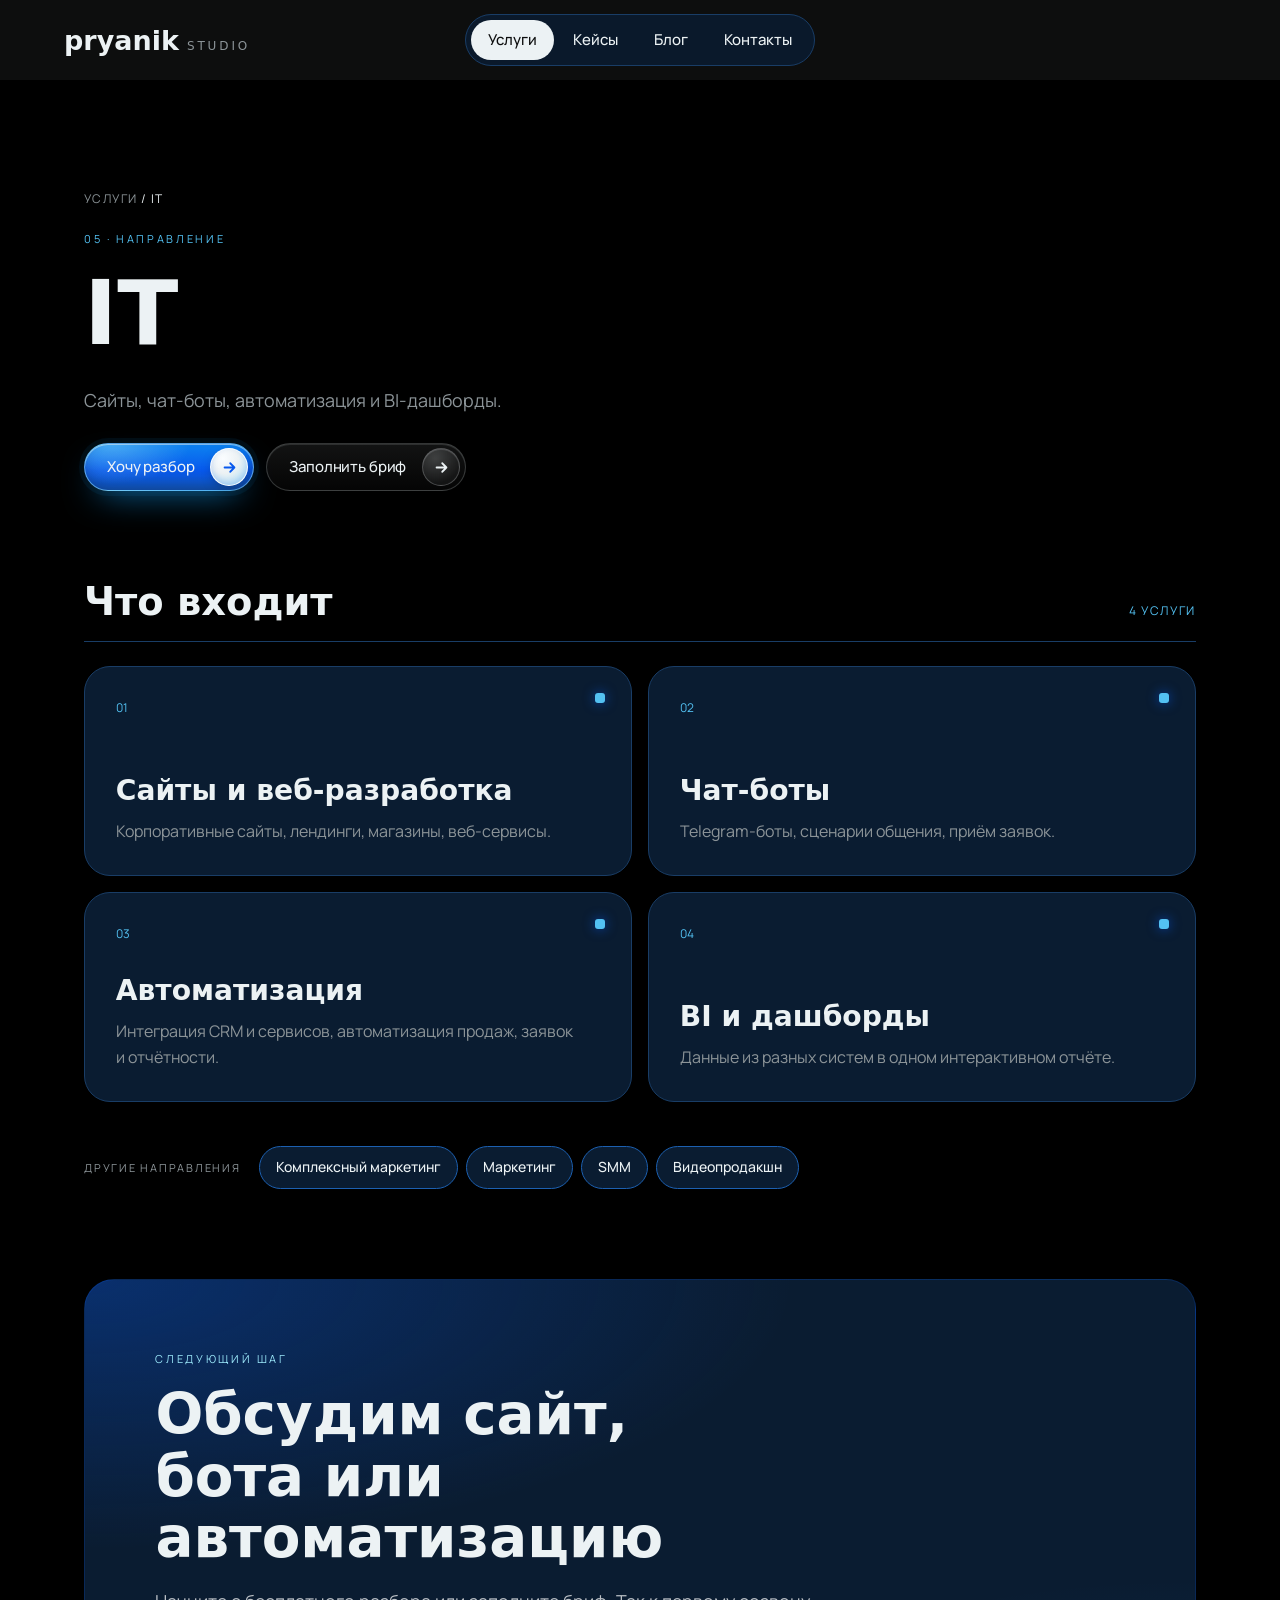
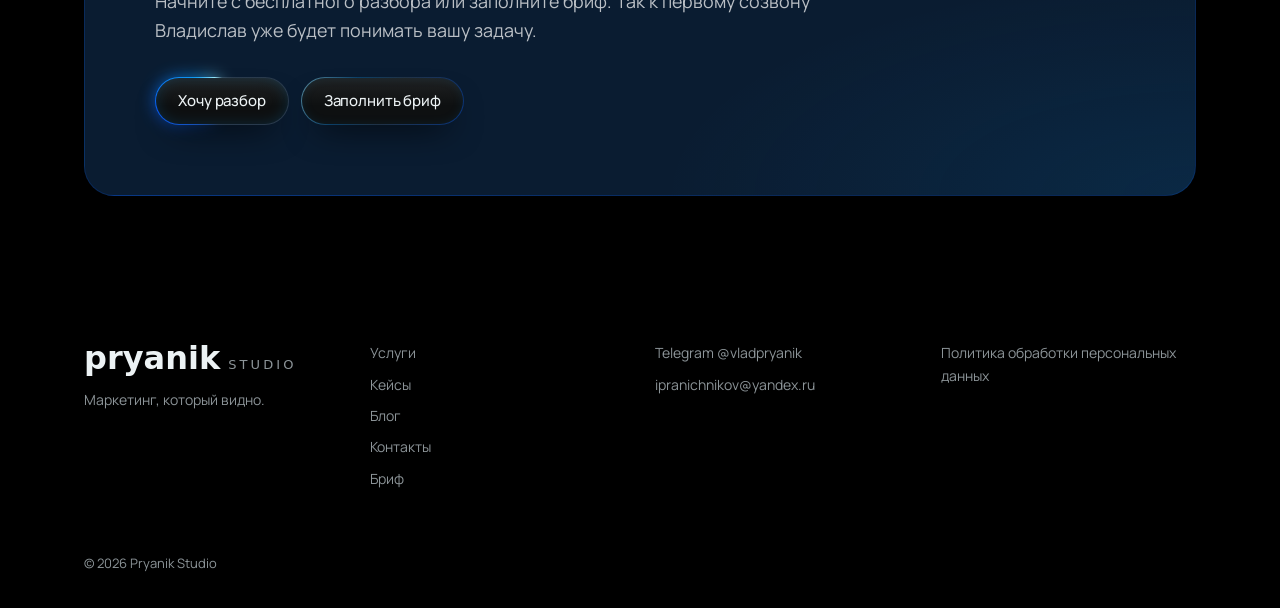
<file: pryanik-studio/uslugi-it.html>
<!doctype html>
<html lang="ru">
<head>
<meta charset="utf-8">
<meta name="viewport" content="width=device-width, initial-scale=1">
<script>document.documentElement.className+=' js';setTimeout(function(){var d=document.documentElement;if(!d.classList.contains('ready'))d.classList.add('fallback')},2500)</script>
<title>IT. Услуги Pryanik Studio</title>
<meta name="description" content="IT в Pryanik Studio: сайты, чат-боты, автоматизация и BI-дашборды. Бесплатный разбор перед стартом.">
<meta name="theme-color" content="#0D0E0E">
<link rel="icon" href="data:image/svg+xml,<svg xmlns='http://www.w3.org/2000/svg' viewBox='0 0 32 32'><rect width='32' height='32' rx='9' fill='%230859ED'/><path d='M16 6.5c3.2 5 6 7.2 6 11a6 6 0 0 1-12 0c0-3.8 2.8-6 6-11z' fill='%23fff'/></svg>">
<!-- DEPLOY STEP: заменить https://vladpryanik11.github.io/pryanikstudio на боевой адрес -->
<meta property="og:type" content="website">
<meta property="og:title" content="IT. Услуги Pryanik Studio">
<meta property="og:url" content="https://vladpryanik11.github.io/pryanikstudio/uslugi-it.html">
<meta property="og:image" content="https://vladpryanik11.github.io/pryanikstudio/assets/hero-ending.jpg">
<link rel="preconnect" href="https://fonts.googleapis.com">
<link rel="preconnect" href="https://fonts.gstatic.com" crossorigin>
<link rel="stylesheet" href="https://fonts.googleapis.com/css2?family=Manrope:wght@400;500;600;700&display=swap">
<link rel="stylesheet" href="assets/site.css?v=0918bv">
</head>
<body data-no-mbar>
<a class="skip" href="#main">К содержанию</a>
<div class="env" aria-hidden="true" id="env"></div>

<header class="site-head" id="head" data-solid>
  <a class="brand" href="index.html" aria-label="Pryanik Studio, на главную"><span class="wordmark" aria-hidden="true"><span class="wm-word">pryanik</span><span class="wm-sub">studio</span></span></a>
  <nav class="menu" id="menu" aria-label="Основное меню">
    <a href="uslugi.html" aria-current="page">Услуги</a>
    <a href="keisy.html">Кейсы</a>
    <a href="blog.html">Блог</a>
    <a href="kontakty.html">Контакты</a>
  </nav>
  <button class="burger" id="burger" type="button" aria-expanded="false" aria-controls="menu" aria-label="Открыть меню"><span></span><span></span><span></span></button>
</header>

<div class="wrap">
<main id="main" tabindex="-1">

  <section class="shell page-hero dp-hero" aria-labelledby="h">
    <p class="crumb rise"><a href="uslugi.html">Услуги</a> <span aria-hidden="true">/</span> IT</p>
    <p class="kick rise">05 · Направление</p>
    <h1 class="rise" id="h">IT</h1>
    <p class="lede rise">Сайты, чат-боты, автоматизация и BI-дашборды.</p>
    <div class="act rise"><a class="btn btn-primary" href="kontakty.html#razbor">Хочу разбор</a><a class="btn btn-ghost" href="brif.html">Заполнить бриф</a></div>
  </section>

  <section class="shell dp-block" aria-labelledby="svc-h">
    <div class="dp-head rise"><h2 id="svc-h">Что входит</h2><p class="dp-count">4 услуги</p></div>
    <div class="svc-grid">
        <article class="svc-card rise"><span class="no">01</span><h3>Сайты и веб-разработка</h3><p>Корпоративные сайты, лендинги, магазины, веб-сервисы.</p></article>
        <article class="svc-card rise"><span class="no">02</span><h3>Чат-боты</h3><p>Telegram-боты, сценарии общения, приём заявок.</p></article>
        <article class="svc-card rise"><span class="no">03</span><h3>Автоматизация</h3><p>Интеграция CRM и сервисов, автоматизация продаж, заявок и отчётности.</p></article>
        <article class="svc-card rise"><span class="no">04</span><h3>BI и дашборды</h3><p>Данные из разных систем в одном интерактивном отчёте.</p></article>
    </div>
  </section>

  <section class="shell dp-block dp-other-wrap" aria-label="Другие направления">
    <nav class="dp-other rise" aria-label="Другие направления"><span class="dp-other-k">Другие направления</span><span class="jump"><a href="uslugi-kompleks.html">Комплексный маркетинг</a><a href="uslugi-marketing.html">Маркетинг</a><a href="uslugi-smm.html">SMM</a><a href="uslugi-video.html">Видеопродакшн</a></span></nav>
  </section>

  <div class="shell">
    <section class="cta rise" aria-labelledby="cta-h">
      <p class="kick">Следующий шаг</p>
      <h2 id="cta-h">Обсудим сайт, бота или автоматизацию</h2>
      <p class="lede">Начните с бесплатного разбора или заполните бриф. Так к первому созвону Владислав уже будет понимать вашу задачу.</p>
      <div class="act"><a class="btn btn-neon" href="kontakty.html#razbor">Хочу разбор</a><a class="btn btn-glass" href="brif.html">Заполнить бриф</a></div>
    </section>
  </div>

</main>
</div>

<footer class="site-foot">
  <div class="shell foot-grid">
    <div><p class="foot-brand"><span class="wordmark"><span class="wm-word">pryanik</span><span class="wm-sub">studio</span></span></p><p>Маркетинг, который видно.</p></div>
    <nav class="foot-nav" aria-label="Разделы сайта"><a href="uslugi.html">Услуги</a><a href="keisy.html">Кейсы</a><a href="blog.html">Блог</a><a href="kontakty.html">Контакты</a><a href="brif.html">Бриф</a></nav>
    <div class="foot-contacts">
      <a href="https://t.me/vladpryanik" rel="noopener">Telegram @vladpryanik</a>
      <a href="mailto:ipranichnikov@yandex.ru">ipranichnikov@yandex.ru</a>
    </div>
    <div><a href="kontakty.html#policy">Политика обработки персональных данных</a></div>
  </div>
  <div class="shell"><p class="foot-bottom">© 2026 Pryanik Studio</p></div>
</footer>

<script src="assets/site.js?v=0918bd"></script>
</body>
</html>
</file>
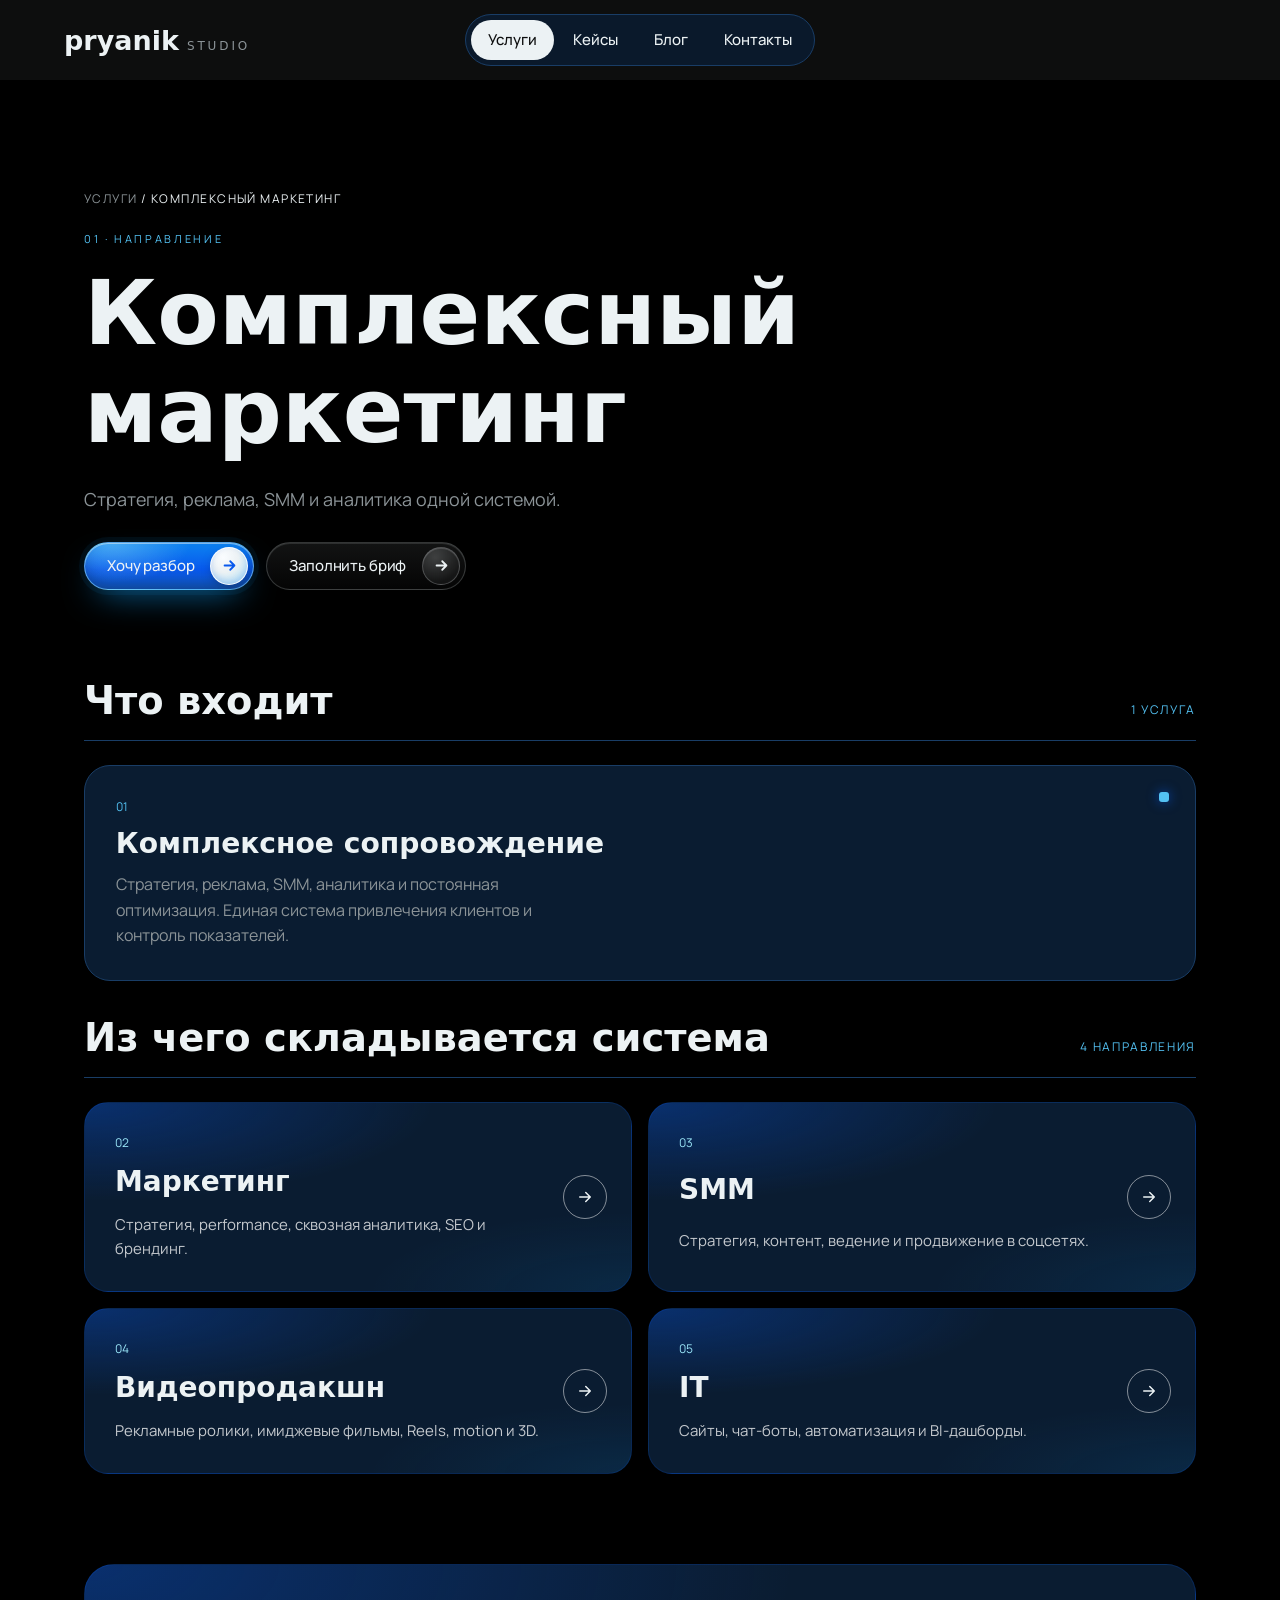
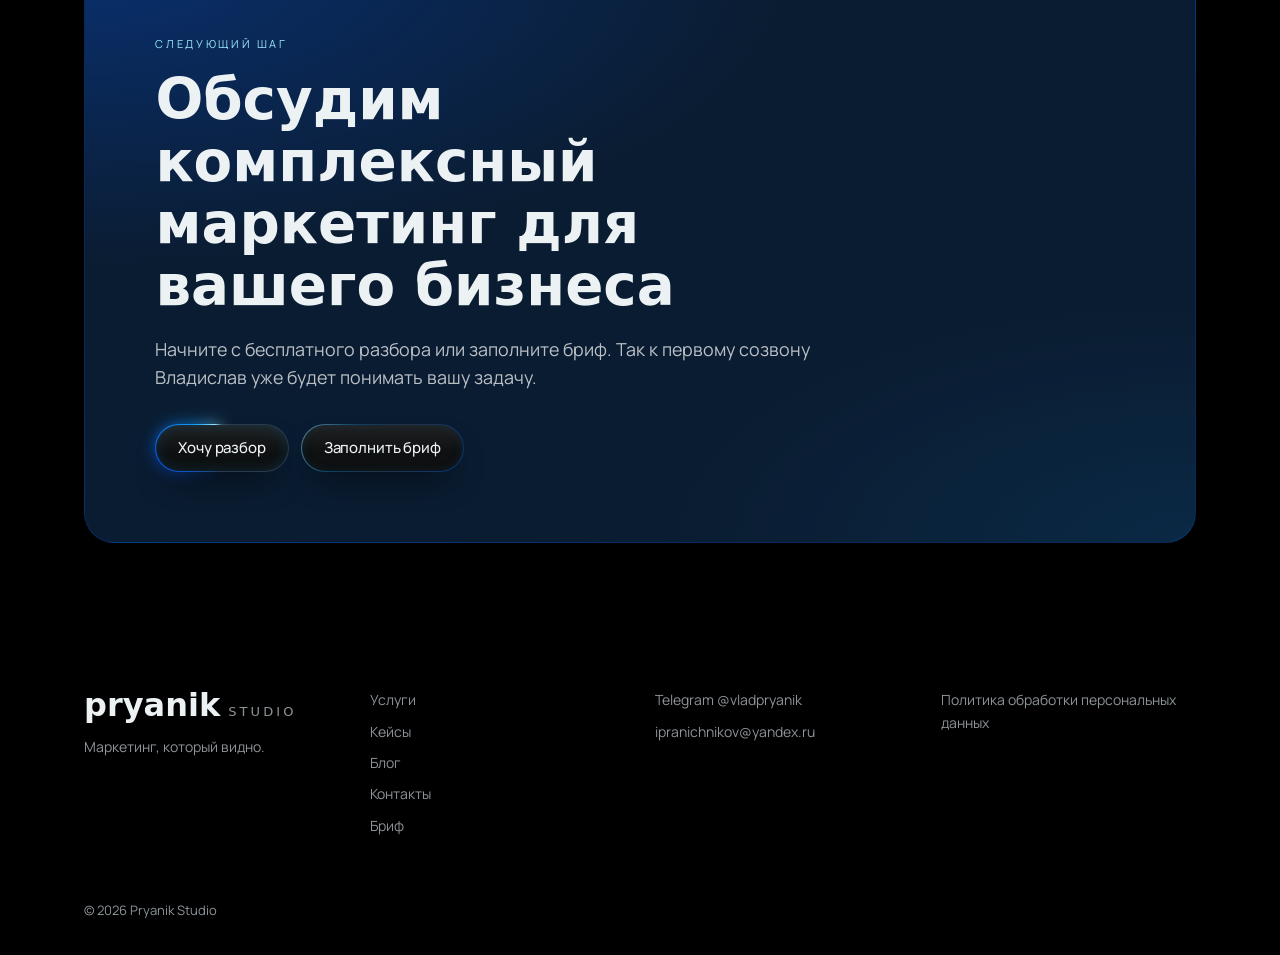
<file: pryanik-studio/uslugi-kompleks.html>
<!doctype html>
<html lang="ru">
<head>
<meta charset="utf-8">
<meta name="viewport" content="width=device-width, initial-scale=1">
<script>document.documentElement.className+=' js';setTimeout(function(){var d=document.documentElement;if(!d.classList.contains('ready'))d.classList.add('fallback')},2500)</script>
<title>Комплексный маркетинг. Услуги Pryanik Studio</title>
<meta name="description" content="Комплексный маркетинг в Pryanik Studio: стратегия, реклама, SMM и аналитика одной системой. Бесплатный разбор перед стартом.">
<meta name="theme-color" content="#0D0E0E">
<link rel="icon" href="data:image/svg+xml,<svg xmlns='http://www.w3.org/2000/svg' viewBox='0 0 32 32'><rect width='32' height='32' rx='9' fill='%230859ED'/><path d='M16 6.5c3.2 5 6 7.2 6 11a6 6 0 0 1-12 0c0-3.8 2.8-6 6-11z' fill='%23fff'/></svg>">
<!-- DEPLOY STEP: заменить https://vladpryanik11.github.io/pryanikstudio на боевой адрес -->
<meta property="og:type" content="website">
<meta property="og:title" content="Комплексный маркетинг. Услуги Pryanik Studio">
<meta property="og:url" content="https://vladpryanik11.github.io/pryanikstudio/uslugi-kompleks.html">
<meta property="og:image" content="https://vladpryanik11.github.io/pryanikstudio/assets/hero-ending.jpg">
<link rel="preconnect" href="https://fonts.googleapis.com">
<link rel="preconnect" href="https://fonts.gstatic.com" crossorigin>
<link rel="stylesheet" href="https://fonts.googleapis.com/css2?family=Manrope:wght@400;500;600;700&display=swap">
<link rel="stylesheet" href="assets/site.css?v=0918bv">
</head>
<body data-no-mbar>
<a class="skip" href="#main">К содержанию</a>
<div class="env" aria-hidden="true" id="env"></div>

<header class="site-head" id="head" data-solid>
  <a class="brand" href="index.html" aria-label="Pryanik Studio, на главную"><span class="wordmark" aria-hidden="true"><span class="wm-word">pryanik</span><span class="wm-sub">studio</span></span></a>
  <nav class="menu" id="menu" aria-label="Основное меню">
    <a href="uslugi.html" aria-current="page">Услуги</a>
    <a href="keisy.html">Кейсы</a>
    <a href="blog.html">Блог</a>
    <a href="kontakty.html">Контакты</a>
  </nav>
  <button class="burger" id="burger" type="button" aria-expanded="false" aria-controls="menu" aria-label="Открыть меню"><span></span><span></span><span></span></button>
</header>

<div class="wrap">
<main id="main" tabindex="-1">

  <section class="shell page-hero dp-hero" aria-labelledby="h">
    <p class="crumb rise"><a href="uslugi.html">Услуги</a> <span aria-hidden="true">/</span> Комплексный маркетинг</p>
    <p class="kick rise">01 · Направление</p>
    <h1 class="rise" id="h">Комплексный маркетинг</h1>
    <p class="lede rise">Стратегия, реклама, SMM и аналитика одной системой.</p>
    <div class="act rise"><a class="btn btn-primary" href="kontakty.html#razbor">Хочу разбор</a><a class="btn btn-ghost" href="brif.html">Заполнить бриф</a></div>
  </section>

  <section class="shell dp-block" aria-labelledby="svc-h">
    <div class="dp-head rise"><h2 id="svc-h">Что входит</h2><p class="dp-count">1 услуга</p></div>
    <div class="svc-grid one">
        <article class="svc-card rise"><span class="no">01</span><h3>Комплексное сопровождение</h3><p>Стратегия, реклама, SMM, аналитика и постоянная оптимизация. Единая система привлечения клиентов и контроль показателей.</p></article>
    </div>
  </section>

  <section class="shell dp-block" aria-labelledby="inc-h">
    <div class="dp-head rise"><h2 id="inc-h">Из чего складывается система</h2><p class="dp-count">4 направления</p></div>
    <div class="inc-grid">
      <a class="inc-card rise" href="uslugi-marketing.html"><span class="no">02</span><span class="inc-name">Маркетинг</span><span class="inc-sum">Стратегия, performance, сквозная аналитика, SEO и брендинг.</span><span class="inc-go" aria-hidden="true"><svg viewBox="0 0 24 24" aria-hidden="true"><path d="M5 12h14M13 6l6 6-6 6" fill="none" stroke="currentColor" stroke-width="2" stroke-linecap="round" stroke-linejoin="round"/></svg></span></a>
      <a class="inc-card rise" href="uslugi-smm.html"><span class="no">03</span><span class="inc-name">SMM</span><span class="inc-sum">Стратегия, контент, ведение и продвижение в соцсетях.</span><span class="inc-go" aria-hidden="true"><svg viewBox="0 0 24 24" aria-hidden="true"><path d="M5 12h14M13 6l6 6-6 6" fill="none" stroke="currentColor" stroke-width="2" stroke-linecap="round" stroke-linejoin="round"/></svg></span></a>
      <a class="inc-card rise" href="uslugi-video.html"><span class="no">04</span><span class="inc-name">Видеопродакшн</span><span class="inc-sum">Рекламные ролики, имиджевые фильмы, Reels, motion и 3D.</span><span class="inc-go" aria-hidden="true"><svg viewBox="0 0 24 24" aria-hidden="true"><path d="M5 12h14M13 6l6 6-6 6" fill="none" stroke="currentColor" stroke-width="2" stroke-linecap="round" stroke-linejoin="round"/></svg></span></a>
      <a class="inc-card rise" href="uslugi-it.html"><span class="no">05</span><span class="inc-name">IT</span><span class="inc-sum">Сайты, чат-боты, автоматизация и BI-дашборды.</span><span class="inc-go" aria-hidden="true"><svg viewBox="0 0 24 24" aria-hidden="true"><path d="M5 12h14M13 6l6 6-6 6" fill="none" stroke="currentColor" stroke-width="2" stroke-linecap="round" stroke-linejoin="round"/></svg></span></a>
    </div>
  </section>

  <div class="shell">
    <section class="cta rise" aria-labelledby="cta-h">
      <p class="kick">Следующий шаг</p>
      <h2 id="cta-h">Обсудим комплексный маркетинг для вашего бизнеса</h2>
      <p class="lede">Начните с бесплатного разбора или заполните бриф. Так к первому созвону Владислав уже будет понимать вашу задачу.</p>
      <div class="act"><a class="btn btn-neon" href="kontakty.html#razbor">Хочу разбор</a><a class="btn btn-glass" href="brif.html">Заполнить бриф</a></div>
    </section>
  </div>

</main>
</div>

<footer class="site-foot">
  <div class="shell foot-grid">
    <div><p class="foot-brand"><span class="wordmark"><span class="wm-word">pryanik</span><span class="wm-sub">studio</span></span></p><p>Маркетинг, который видно.</p></div>
    <nav class="foot-nav" aria-label="Разделы сайта"><a href="uslugi.html">Услуги</a><a href="keisy.html">Кейсы</a><a href="blog.html">Блог</a><a href="kontakty.html">Контакты</a><a href="brif.html">Бриф</a></nav>
    <div class="foot-contacts">
      <a href="https://t.me/vladpryanik" rel="noopener">Telegram @vladpryanik</a>
      <a href="mailto:ipranichnikov@yandex.ru">ipranichnikov@yandex.ru</a>
    </div>
    <div><a href="kontakty.html#policy">Политика обработки персональных данных</a></div>
  </div>
  <div class="shell"><p class="foot-bottom">© 2026 Pryanik Studio</p></div>
</footer>

<script src="assets/site.js?v=0918bd"></script>
</body>
</html>
</file>
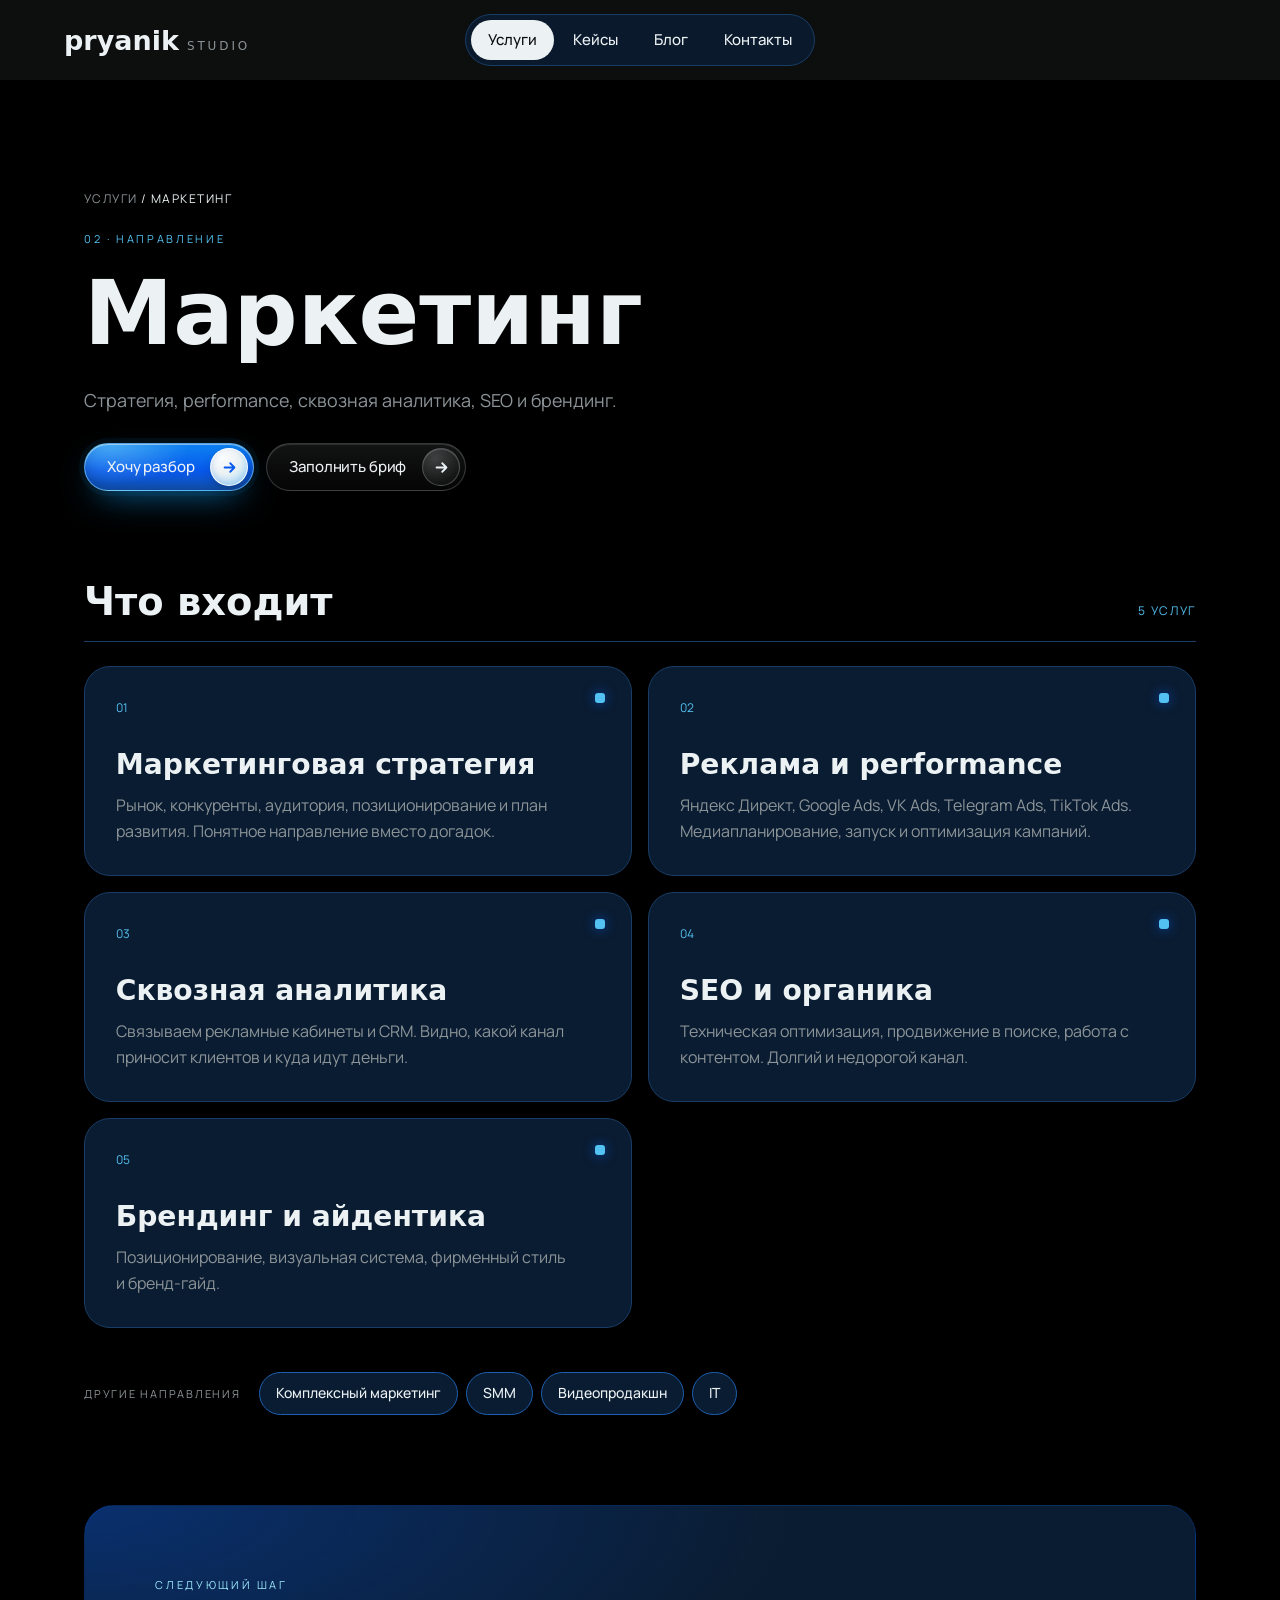
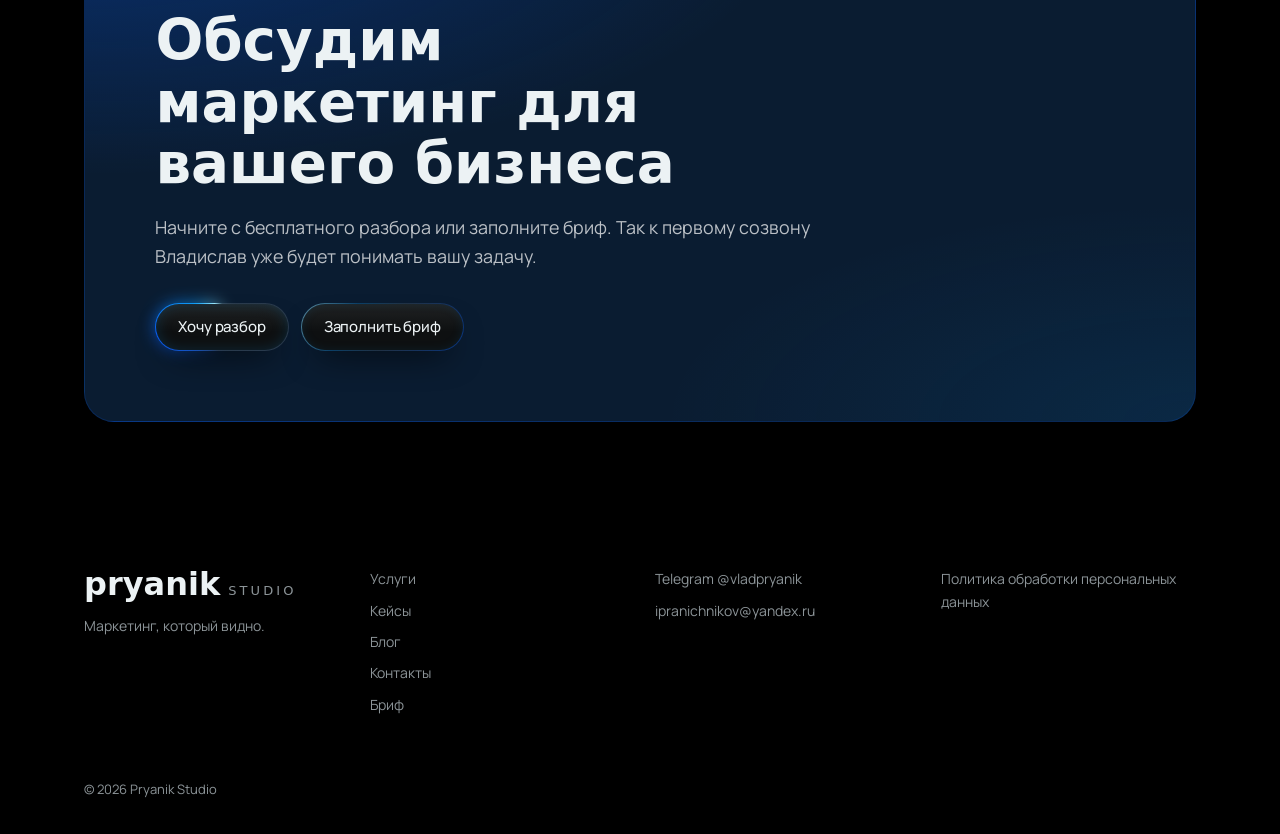
<file: pryanik-studio/uslugi-marketing.html>
<!doctype html>
<html lang="ru">
<head>
<meta charset="utf-8">
<meta name="viewport" content="width=device-width, initial-scale=1">
<script>document.documentElement.className+=' js';setTimeout(function(){var d=document.documentElement;if(!d.classList.contains('ready'))d.classList.add('fallback')},2500)</script>
<title>Маркетинг. Услуги Pryanik Studio</title>
<meta name="description" content="Маркетинг в Pryanik Studio: стратегия, performance, сквозная аналитика, SEO и брендинг. Бесплатный разбор перед стартом.">
<meta name="theme-color" content="#0D0E0E">
<link rel="icon" href="data:image/svg+xml,<svg xmlns='http://www.w3.org/2000/svg' viewBox='0 0 32 32'><rect width='32' height='32' rx='9' fill='%230859ED'/><path d='M16 6.5c3.2 5 6 7.2 6 11a6 6 0 0 1-12 0c0-3.8 2.8-6 6-11z' fill='%23fff'/></svg>">
<!-- DEPLOY STEP: заменить https://vladpryanik11.github.io/pryanikstudio на боевой адрес -->
<meta property="og:type" content="website">
<meta property="og:title" content="Маркетинг. Услуги Pryanik Studio">
<meta property="og:url" content="https://vladpryanik11.github.io/pryanikstudio/uslugi-marketing.html">
<meta property="og:image" content="https://vladpryanik11.github.io/pryanikstudio/assets/hero-ending.jpg">
<link rel="preconnect" href="https://fonts.googleapis.com">
<link rel="preconnect" href="https://fonts.gstatic.com" crossorigin>
<link rel="stylesheet" href="https://fonts.googleapis.com/css2?family=Manrope:wght@400;500;600;700&display=swap">
<link rel="stylesheet" href="assets/site.css?v=0918bv">
</head>
<body data-no-mbar>
<a class="skip" href="#main">К содержанию</a>
<div class="env" aria-hidden="true" id="env"></div>

<header class="site-head" id="head" data-solid>
  <a class="brand" href="index.html" aria-label="Pryanik Studio, на главную"><span class="wordmark" aria-hidden="true"><span class="wm-word">pryanik</span><span class="wm-sub">studio</span></span></a>
  <nav class="menu" id="menu" aria-label="Основное меню">
    <a href="uslugi.html" aria-current="page">Услуги</a>
    <a href="keisy.html">Кейсы</a>
    <a href="blog.html">Блог</a>
    <a href="kontakty.html">Контакты</a>
  </nav>
  <button class="burger" id="burger" type="button" aria-expanded="false" aria-controls="menu" aria-label="Открыть меню"><span></span><span></span><span></span></button>
</header>

<div class="wrap">
<main id="main" tabindex="-1">

  <section class="shell page-hero dp-hero" aria-labelledby="h">
    <p class="crumb rise"><a href="uslugi.html">Услуги</a> <span aria-hidden="true">/</span> Маркетинг</p>
    <p class="kick rise">02 · Направление</p>
    <h1 class="rise" id="h">Маркетинг</h1>
    <p class="lede rise">Стратегия, performance, сквозная аналитика, SEO и брендинг.</p>
    <div class="act rise"><a class="btn btn-primary" href="kontakty.html#razbor">Хочу разбор</a><a class="btn btn-ghost" href="brif.html">Заполнить бриф</a></div>
  </section>

  <section class="shell dp-block" aria-labelledby="svc-h">
    <div class="dp-head rise"><h2 id="svc-h">Что входит</h2><p class="dp-count">5 услуг</p></div>
    <div class="svc-grid">
        <article class="svc-card rise"><span class="no">01</span><h3>Маркетинговая стратегия</h3><p>Рынок, конкуренты, аудитория, позиционирование и план развития. Понятное направление вместо догадок.</p></article>
        <article class="svc-card rise"><span class="no">02</span><h3>Реклама и performance</h3><p>Яндекс Директ, Google Ads, VK Ads, Telegram Ads, TikTok Ads. Медиапланирование, запуск и оптимизация кампаний.</p></article>
        <article class="svc-card rise"><span class="no">03</span><h3>Сквозная аналитика</h3><p>Связываем рекламные кабинеты и CRM. Видно, какой канал приносит клиентов и куда идут деньги.</p></article>
        <article class="svc-card rise"><span class="no">04</span><h3>SEO и органика</h3><p>Техническая оптимизация, продвижение в поиске, работа с контентом. Долгий и недорогой канал.</p></article>
        <article class="svc-card rise"><span class="no">05</span><h3>Брендинг и айдентика</h3><p>Позиционирование, визуальная система, фирменный стиль и бренд-гайд.</p></article>
    </div>
  </section>

  <section class="shell dp-block dp-other-wrap" aria-label="Другие направления">
    <nav class="dp-other rise" aria-label="Другие направления"><span class="dp-other-k">Другие направления</span><span class="jump"><a href="uslugi-kompleks.html">Комплексный маркетинг</a><a href="uslugi-smm.html">SMM</a><a href="uslugi-video.html">Видеопродакшн</a><a href="uslugi-it.html">IT</a></span></nav>
  </section>

  <div class="shell">
    <section class="cta rise" aria-labelledby="cta-h">
      <p class="kick">Следующий шаг</p>
      <h2 id="cta-h">Обсудим маркетинг для вашего бизнеса</h2>
      <p class="lede">Начните с бесплатного разбора или заполните бриф. Так к первому созвону Владислав уже будет понимать вашу задачу.</p>
      <div class="act"><a class="btn btn-neon" href="kontakty.html#razbor">Хочу разбор</a><a class="btn btn-glass" href="brif.html">Заполнить бриф</a></div>
    </section>
  </div>

</main>
</div>

<footer class="site-foot">
  <div class="shell foot-grid">
    <div><p class="foot-brand"><span class="wordmark"><span class="wm-word">pryanik</span><span class="wm-sub">studio</span></span></p><p>Маркетинг, который видно.</p></div>
    <nav class="foot-nav" aria-label="Разделы сайта"><a href="uslugi.html">Услуги</a><a href="keisy.html">Кейсы</a><a href="blog.html">Блог</a><a href="kontakty.html">Контакты</a><a href="brif.html">Бриф</a></nav>
    <div class="foot-contacts">
      <a href="https://t.me/vladpryanik" rel="noopener">Telegram @vladpryanik</a>
      <a href="mailto:ipranichnikov@yandex.ru">ipranichnikov@yandex.ru</a>
    </div>
    <div><a href="kontakty.html#policy">Политика обработки персональных данных</a></div>
  </div>
  <div class="shell"><p class="foot-bottom">© 2026 Pryanik Studio</p></div>
</footer>

<script src="assets/site.js?v=0918bd"></script>
</body>
</html>
</file>
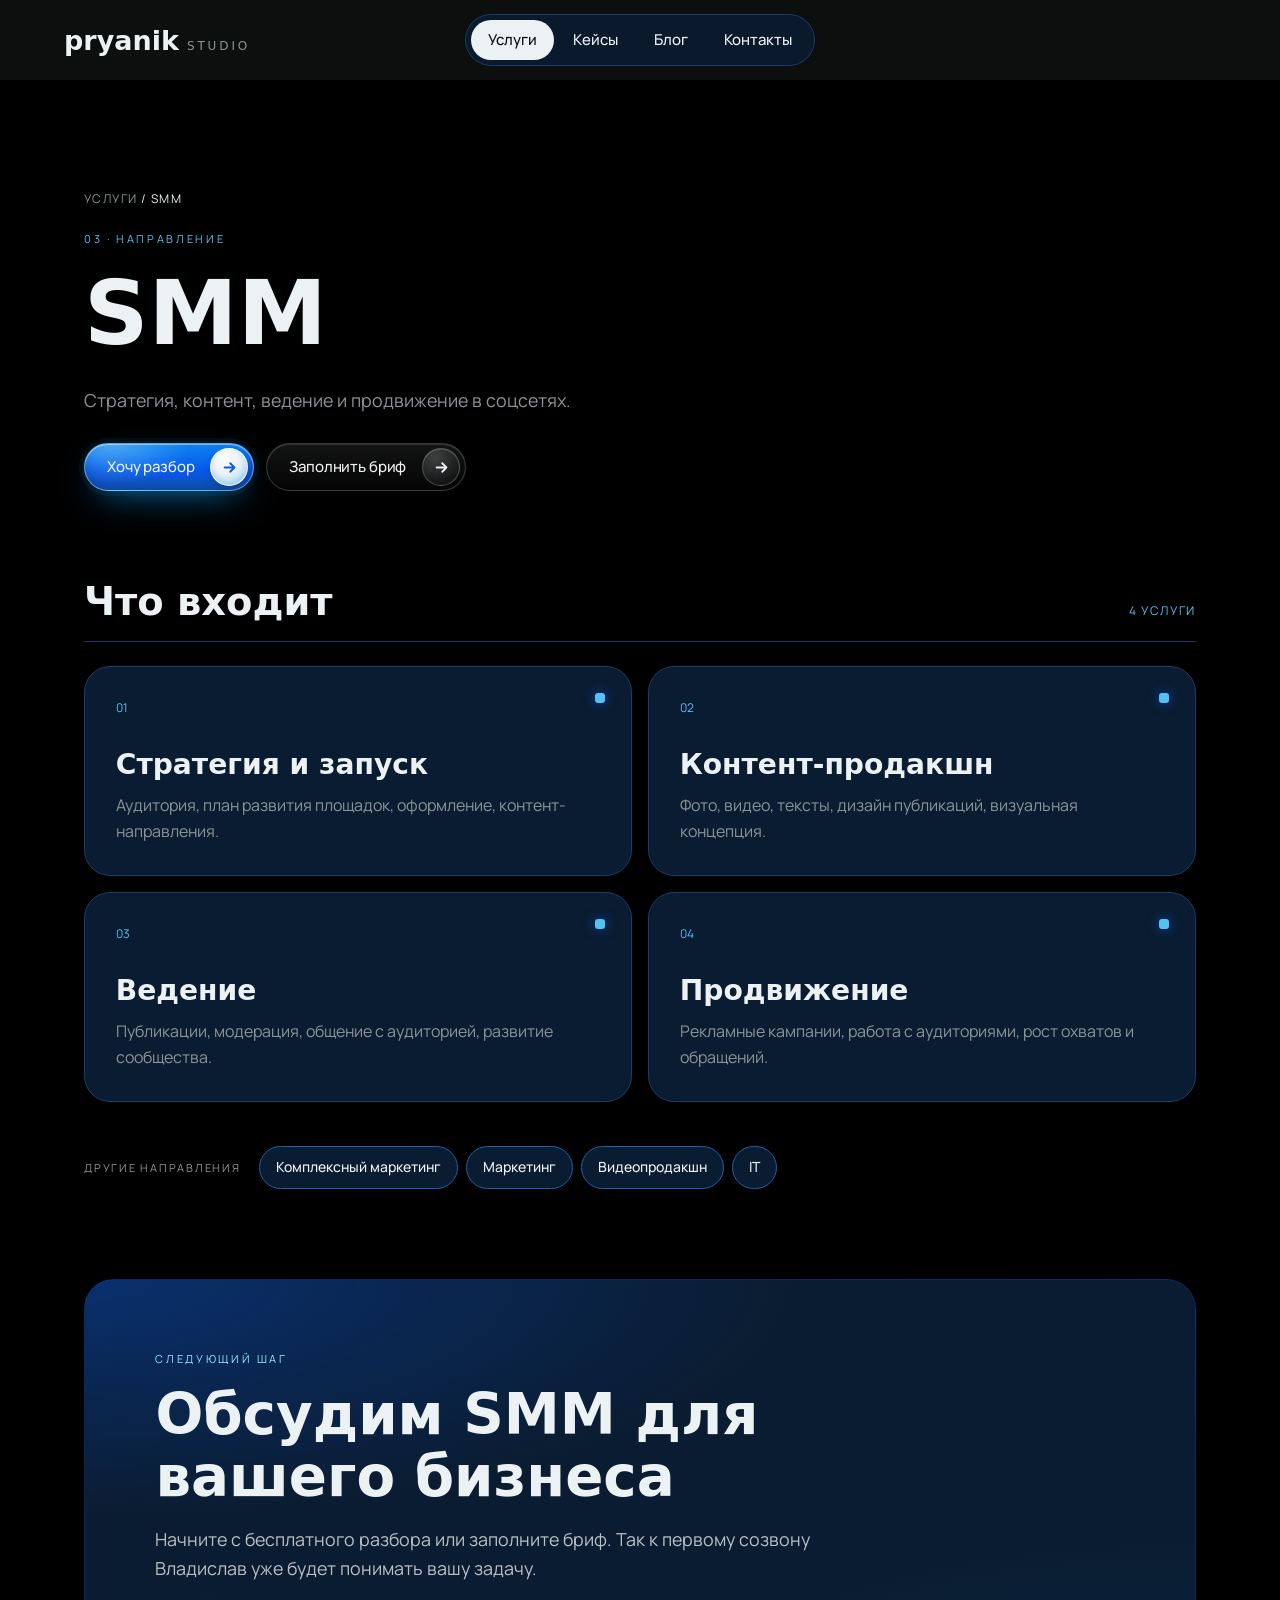
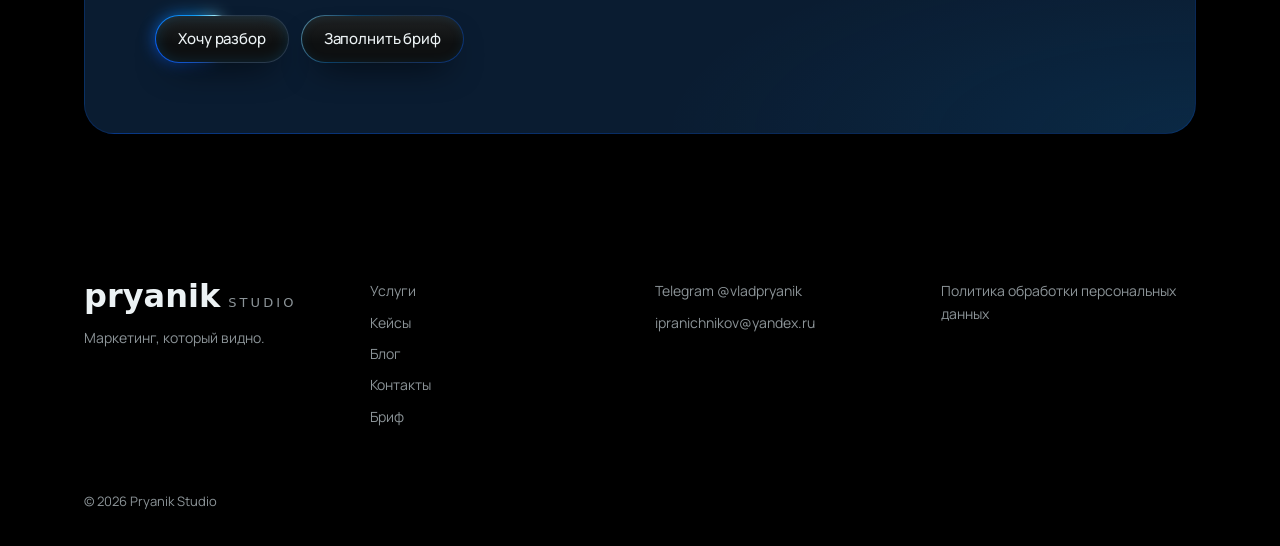
<file: pryanik-studio/uslugi-smm.html>
<!doctype html>
<html lang="ru">
<head>
<meta charset="utf-8">
<meta name="viewport" content="width=device-width, initial-scale=1">
<script>document.documentElement.className+=' js';setTimeout(function(){var d=document.documentElement;if(!d.classList.contains('ready'))d.classList.add('fallback')},2500)</script>
<title>SMM. Услуги Pryanik Studio</title>
<meta name="description" content="SMM в Pryanik Studio: стратегия, контент, ведение и продвижение в соцсетях. Бесплатный разбор перед стартом.">
<meta name="theme-color" content="#0D0E0E">
<link rel="icon" href="data:image/svg+xml,<svg xmlns='http://www.w3.org/2000/svg' viewBox='0 0 32 32'><rect width='32' height='32' rx='9' fill='%230859ED'/><path d='M16 6.5c3.2 5 6 7.2 6 11a6 6 0 0 1-12 0c0-3.8 2.8-6 6-11z' fill='%23fff'/></svg>">
<!-- DEPLOY STEP: заменить https://vladpryanik11.github.io/pryanikstudio на боевой адрес -->
<meta property="og:type" content="website">
<meta property="og:title" content="SMM. Услуги Pryanik Studio">
<meta property="og:url" content="https://vladpryanik11.github.io/pryanikstudio/uslugi-smm.html">
<meta property="og:image" content="https://vladpryanik11.github.io/pryanikstudio/assets/hero-ending.jpg">
<link rel="preconnect" href="https://fonts.googleapis.com">
<link rel="preconnect" href="https://fonts.gstatic.com" crossorigin>
<link rel="stylesheet" href="https://fonts.googleapis.com/css2?family=Manrope:wght@400;500;600;700&display=swap">
<link rel="stylesheet" href="assets/site.css?v=0918bv">
</head>
<body data-no-mbar>
<a class="skip" href="#main">К содержанию</a>
<div class="env" aria-hidden="true" id="env"></div>

<header class="site-head" id="head" data-solid>
  <a class="brand" href="index.html" aria-label="Pryanik Studio, на главную"><span class="wordmark" aria-hidden="true"><span class="wm-word">pryanik</span><span class="wm-sub">studio</span></span></a>
  <nav class="menu" id="menu" aria-label="Основное меню">
    <a href="uslugi.html" aria-current="page">Услуги</a>
    <a href="keisy.html">Кейсы</a>
    <a href="blog.html">Блог</a>
    <a href="kontakty.html">Контакты</a>
  </nav>
  <button class="burger" id="burger" type="button" aria-expanded="false" aria-controls="menu" aria-label="Открыть меню"><span></span><span></span><span></span></button>
</header>

<div class="wrap">
<main id="main" tabindex="-1">

  <section class="shell page-hero dp-hero" aria-labelledby="h">
    <p class="crumb rise"><a href="uslugi.html">Услуги</a> <span aria-hidden="true">/</span> SMM</p>
    <p class="kick rise">03 · Направление</p>
    <h1 class="rise" id="h">SMM</h1>
    <p class="lede rise">Стратегия, контент, ведение и продвижение в соцсетях.</p>
    <div class="act rise"><a class="btn btn-primary" href="kontakty.html#razbor">Хочу разбор</a><a class="btn btn-ghost" href="brif.html">Заполнить бриф</a></div>
  </section>

  <section class="shell dp-block" aria-labelledby="svc-h">
    <div class="dp-head rise"><h2 id="svc-h">Что входит</h2><p class="dp-count">4 услуги</p></div>
    <div class="svc-grid">
        <article class="svc-card rise"><span class="no">01</span><h3>Стратегия и запуск</h3><p>Аудитория, план развития площадок, оформление, контент-направления.</p></article>
        <article class="svc-card rise"><span class="no">02</span><h3>Контент-продакшн</h3><p>Фото, видео, тексты, дизайн публикаций, визуальная концепция.</p></article>
        <article class="svc-card rise"><span class="no">03</span><h3>Ведение</h3><p>Публикации, модерация, общение с аудиторией, развитие сообщества.</p></article>
        <article class="svc-card rise"><span class="no">04</span><h3>Продвижение</h3><p>Рекламные кампании, работа с аудиториями, рост охватов и обращений.</p></article>
    </div>
  </section>

  <section class="shell dp-block dp-other-wrap" aria-label="Другие направления">
    <nav class="dp-other rise" aria-label="Другие направления"><span class="dp-other-k">Другие направления</span><span class="jump"><a href="uslugi-kompleks.html">Комплексный маркетинг</a><a href="uslugi-marketing.html">Маркетинг</a><a href="uslugi-video.html">Видеопродакшн</a><a href="uslugi-it.html">IT</a></span></nav>
  </section>

  <div class="shell">
    <section class="cta rise" aria-labelledby="cta-h">
      <p class="kick">Следующий шаг</p>
      <h2 id="cta-h">Обсудим SMM для вашего бизнеса</h2>
      <p class="lede">Начните с бесплатного разбора или заполните бриф. Так к первому созвону Владислав уже будет понимать вашу задачу.</p>
      <div class="act"><a class="btn btn-neon" href="kontakty.html#razbor">Хочу разбор</a><a class="btn btn-glass" href="brif.html">Заполнить бриф</a></div>
    </section>
  </div>

</main>
</div>

<footer class="site-foot">
  <div class="shell foot-grid">
    <div><p class="foot-brand"><span class="wordmark"><span class="wm-word">pryanik</span><span class="wm-sub">studio</span></span></p><p>Маркетинг, который видно.</p></div>
    <nav class="foot-nav" aria-label="Разделы сайта"><a href="uslugi.html">Услуги</a><a href="keisy.html">Кейсы</a><a href="blog.html">Блог</a><a href="kontakty.html">Контакты</a><a href="brif.html">Бриф</a></nav>
    <div class="foot-contacts">
      <a href="https://t.me/vladpryanik" rel="noopener">Telegram @vladpryanik</a>
      <a href="mailto:ipranichnikov@yandex.ru">ipranichnikov@yandex.ru</a>
    </div>
    <div><a href="kontakty.html#policy">Политика обработки персональных данных</a></div>
  </div>
  <div class="shell"><p class="foot-bottom">© 2026 Pryanik Studio</p></div>
</footer>

<script src="assets/site.js?v=0918bd"></script>
</body>
</html>
</file>
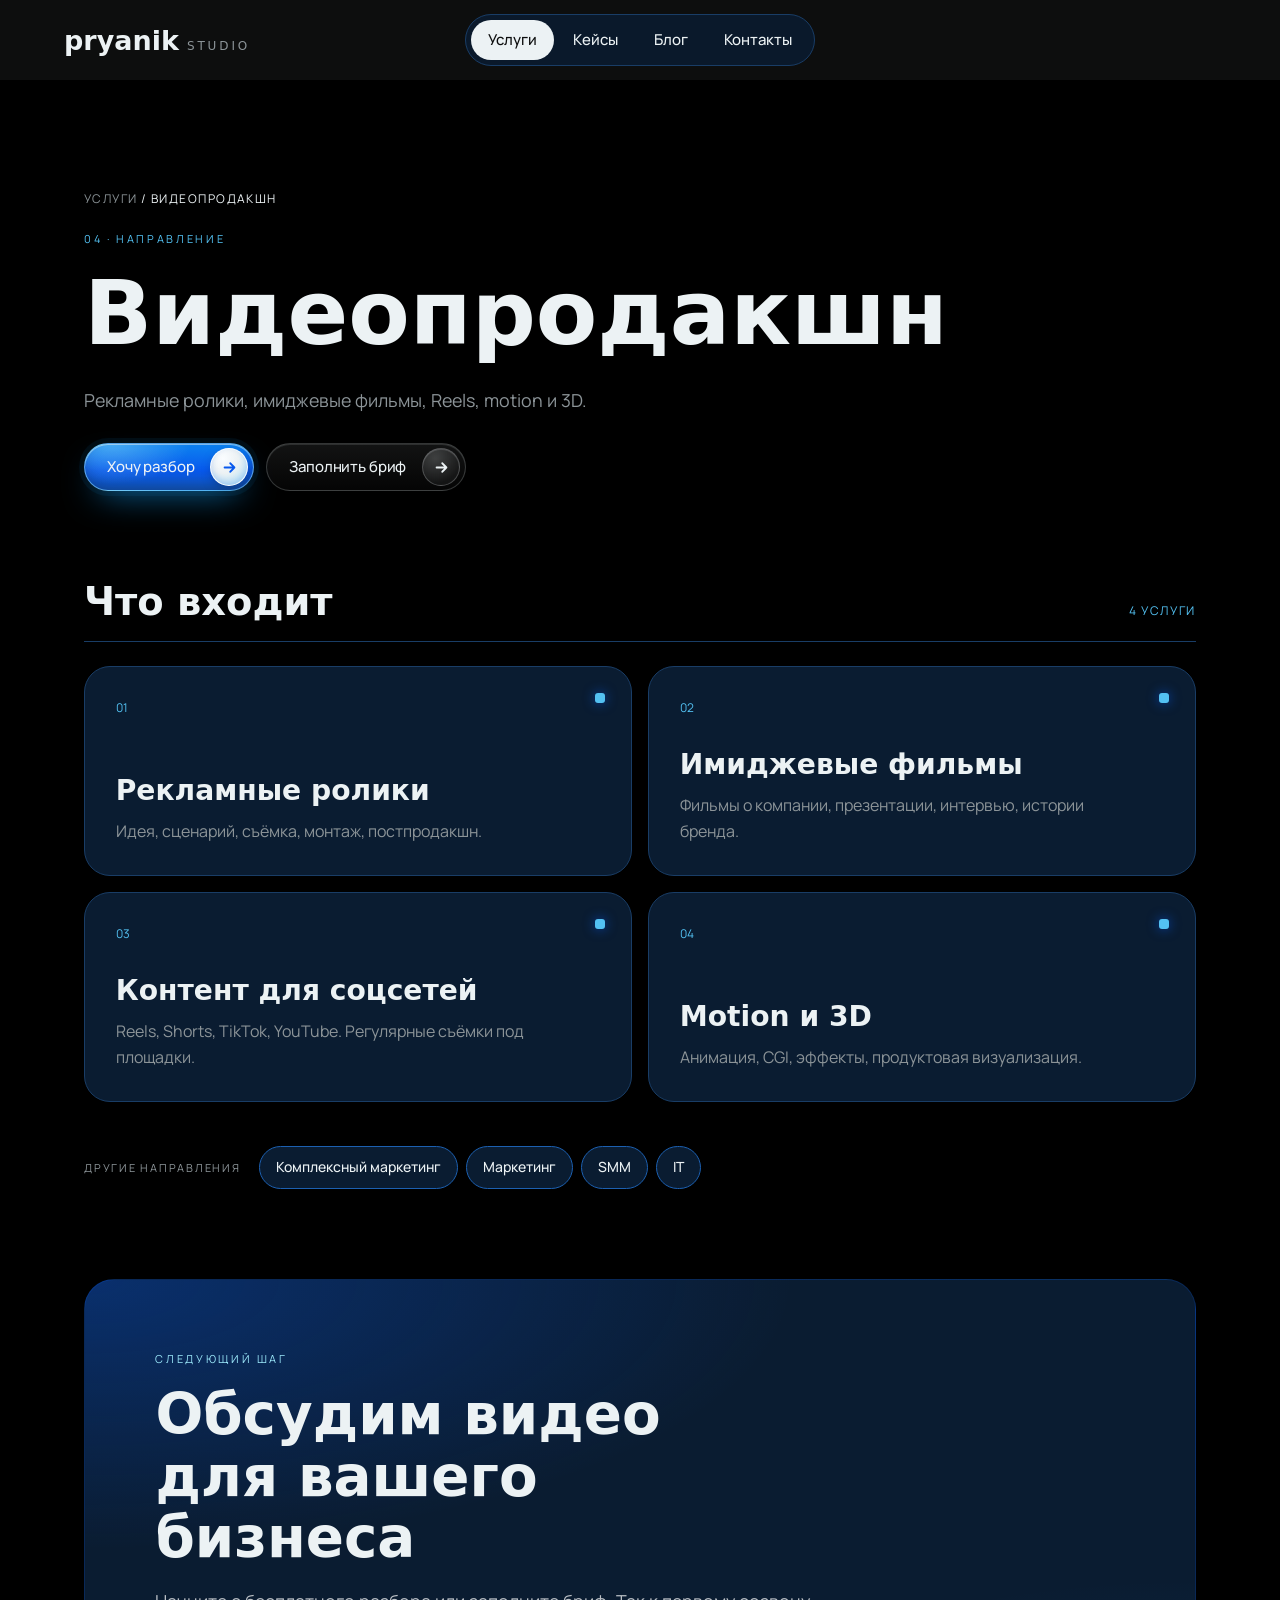
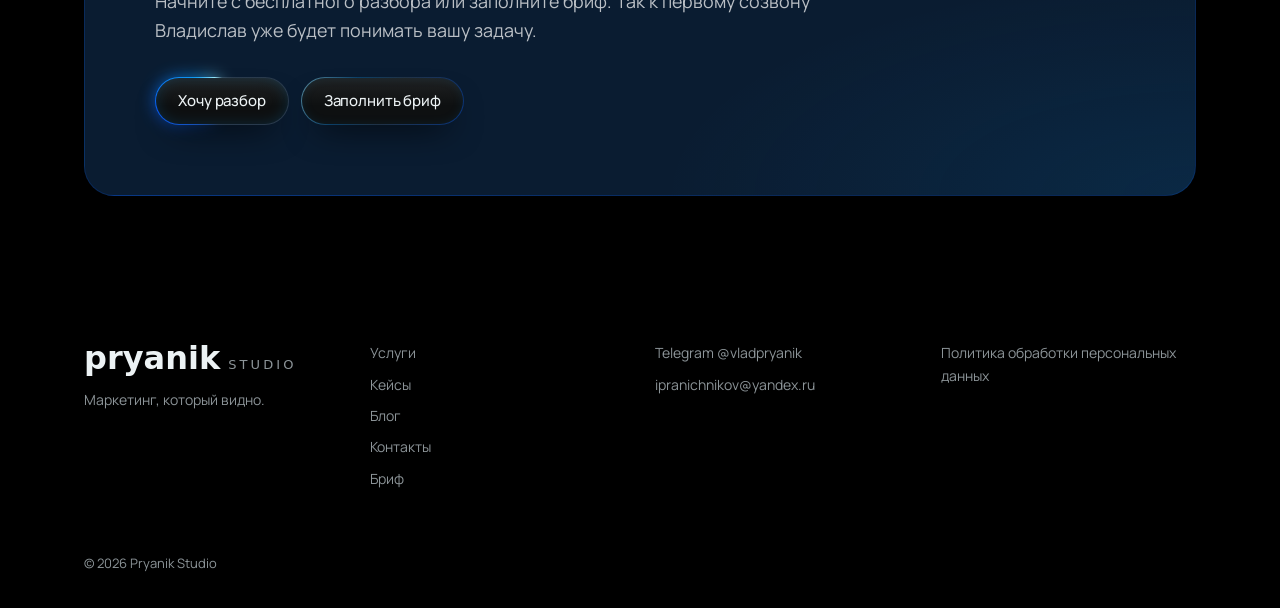
<file: pryanik-studio/uslugi-video.html>
<!doctype html>
<html lang="ru">
<head>
<meta charset="utf-8">
<meta name="viewport" content="width=device-width, initial-scale=1">
<script>document.documentElement.className+=' js';setTimeout(function(){var d=document.documentElement;if(!d.classList.contains('ready'))d.classList.add('fallback')},2500)</script>
<title>Видеопродакшн. Услуги Pryanik Studio</title>
<meta name="description" content="Видеопродакшн в Pryanik Studio: рекламные ролики, имиджевые фильмы, Reels, motion и 3D. Бесплатный разбор перед стартом.">
<meta name="theme-color" content="#0D0E0E">
<link rel="icon" href="data:image/svg+xml,<svg xmlns='http://www.w3.org/2000/svg' viewBox='0 0 32 32'><rect width='32' height='32' rx='9' fill='%230859ED'/><path d='M16 6.5c3.2 5 6 7.2 6 11a6 6 0 0 1-12 0c0-3.8 2.8-6 6-11z' fill='%23fff'/></svg>">
<!-- DEPLOY STEP: заменить https://vladpryanik11.github.io/pryanikstudio на боевой адрес -->
<meta property="og:type" content="website">
<meta property="og:title" content="Видеопродакшн. Услуги Pryanik Studio">
<meta property="og:url" content="https://vladpryanik11.github.io/pryanikstudio/uslugi-video.html">
<meta property="og:image" content="https://vladpryanik11.github.io/pryanikstudio/assets/hero-ending.jpg">
<link rel="preconnect" href="https://fonts.googleapis.com">
<link rel="preconnect" href="https://fonts.gstatic.com" crossorigin>
<link rel="stylesheet" href="https://fonts.googleapis.com/css2?family=Manrope:wght@400;500;600;700&display=swap">
<link rel="stylesheet" href="assets/site.css?v=0918bv">
</head>
<body data-no-mbar>
<a class="skip" href="#main">К содержанию</a>
<div class="env" aria-hidden="true" id="env"></div>

<header class="site-head" id="head" data-solid>
  <a class="brand" href="index.html" aria-label="Pryanik Studio, на главную"><span class="wordmark" aria-hidden="true"><span class="wm-word">pryanik</span><span class="wm-sub">studio</span></span></a>
  <nav class="menu" id="menu" aria-label="Основное меню">
    <a href="uslugi.html" aria-current="page">Услуги</a>
    <a href="keisy.html">Кейсы</a>
    <a href="blog.html">Блог</a>
    <a href="kontakty.html">Контакты</a>
  </nav>
  <button class="burger" id="burger" type="button" aria-expanded="false" aria-controls="menu" aria-label="Открыть меню"><span></span><span></span><span></span></button>
</header>

<div class="wrap">
<main id="main" tabindex="-1">

  <section class="shell page-hero dp-hero" aria-labelledby="h">
    <p class="crumb rise"><a href="uslugi.html">Услуги</a> <span aria-hidden="true">/</span> Видеопродакшн</p>
    <p class="kick rise">04 · Направление</p>
    <h1 class="rise" id="h">Видеопродакшн</h1>
    <p class="lede rise">Рекламные ролики, имиджевые фильмы, Reels, motion и 3D.</p>
    <div class="act rise"><a class="btn btn-primary" href="kontakty.html#razbor">Хочу разбор</a><a class="btn btn-ghost" href="brif.html">Заполнить бриф</a></div>
  </section>

  <section class="shell dp-block" aria-labelledby="svc-h">
    <div class="dp-head rise"><h2 id="svc-h">Что входит</h2><p class="dp-count">4 услуги</p></div>
    <div class="svc-grid">
        <article class="svc-card rise"><span class="no">01</span><h3>Рекламные ролики</h3><p>Идея, сценарий, съёмка, монтаж, постпродакшн.</p></article>
        <article class="svc-card rise"><span class="no">02</span><h3>Имиджевые фильмы</h3><p>Фильмы о компании, презентации, интервью, истории бренда.</p></article>
        <article class="svc-card rise"><span class="no">03</span><h3>Контент для соцсетей</h3><p>Reels, Shorts, TikTok, YouTube. Регулярные съёмки под площадки.</p></article>
        <article class="svc-card rise"><span class="no">04</span><h3>Motion и 3D</h3><p>Анимация, CGI, эффекты, продуктовая визуализация.</p></article>
    </div>
  </section>

  <section class="shell dp-block dp-other-wrap" aria-label="Другие направления">
    <nav class="dp-other rise" aria-label="Другие направления"><span class="dp-other-k">Другие направления</span><span class="jump"><a href="uslugi-kompleks.html">Комплексный маркетинг</a><a href="uslugi-marketing.html">Маркетинг</a><a href="uslugi-smm.html">SMM</a><a href="uslugi-it.html">IT</a></span></nav>
  </section>

  <div class="shell">
    <section class="cta rise" aria-labelledby="cta-h">
      <p class="kick">Следующий шаг</p>
      <h2 id="cta-h">Обсудим видео для вашего бизнеса</h2>
      <p class="lede">Начните с бесплатного разбора или заполните бриф. Так к первому созвону Владислав уже будет понимать вашу задачу.</p>
      <div class="act"><a class="btn btn-neon" href="kontakty.html#razbor">Хочу разбор</a><a class="btn btn-glass" href="brif.html">Заполнить бриф</a></div>
    </section>
  </div>

</main>
</div>

<footer class="site-foot">
  <div class="shell foot-grid">
    <div><p class="foot-brand"><span class="wordmark"><span class="wm-word">pryanik</span><span class="wm-sub">studio</span></span></p><p>Маркетинг, который видно.</p></div>
    <nav class="foot-nav" aria-label="Разделы сайта"><a href="uslugi.html">Услуги</a><a href="keisy.html">Кейсы</a><a href="blog.html">Блог</a><a href="kontakty.html">Контакты</a><a href="brif.html">Бриф</a></nav>
    <div class="foot-contacts">
      <a href="https://t.me/vladpryanik" rel="noopener">Telegram @vladpryanik</a>
      <a href="mailto:ipranichnikov@yandex.ru">ipranichnikov@yandex.ru</a>
    </div>
    <div><a href="kontakty.html#policy">Политика обработки персональных данных</a></div>
  </div>
  <div class="shell"><p class="foot-bottom">© 2026 Pryanik Studio</p></div>
</footer>

<script src="assets/site.js?v=0918bd"></script>
</body>
</html>
</file>
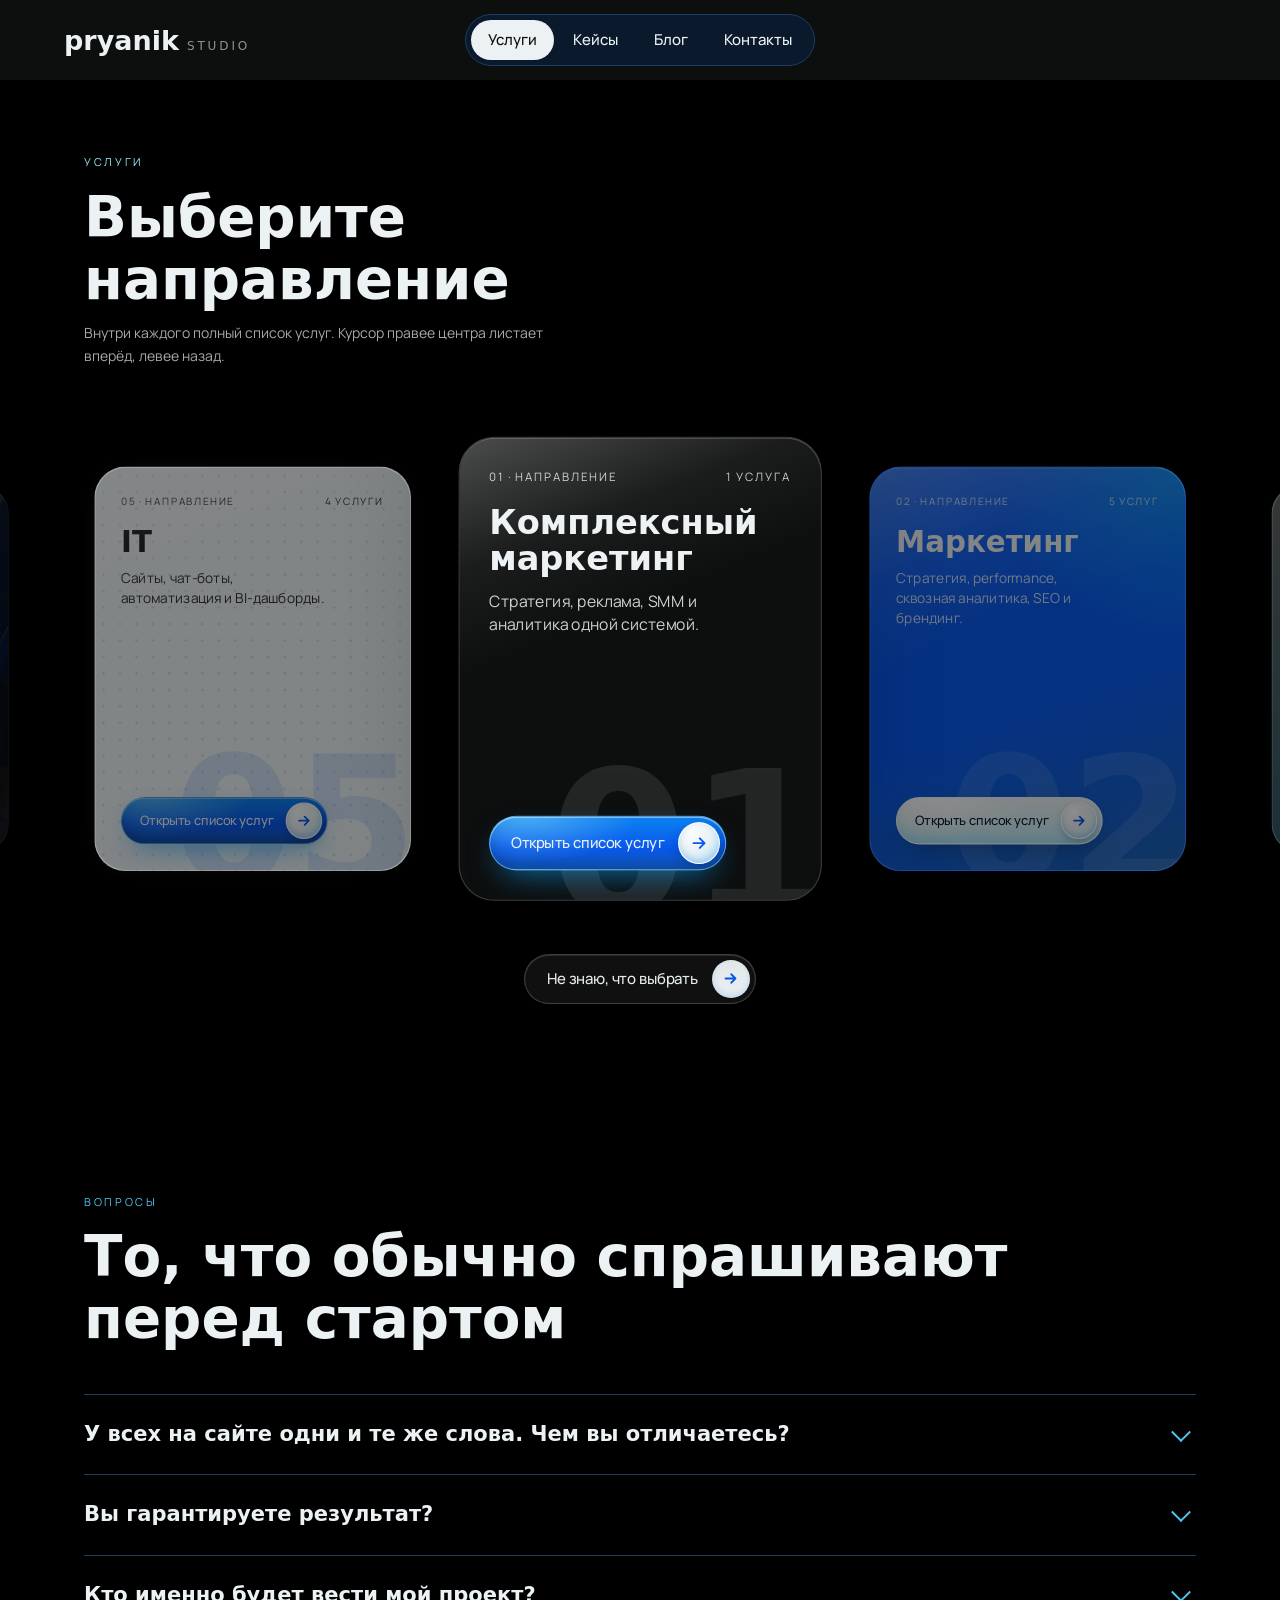
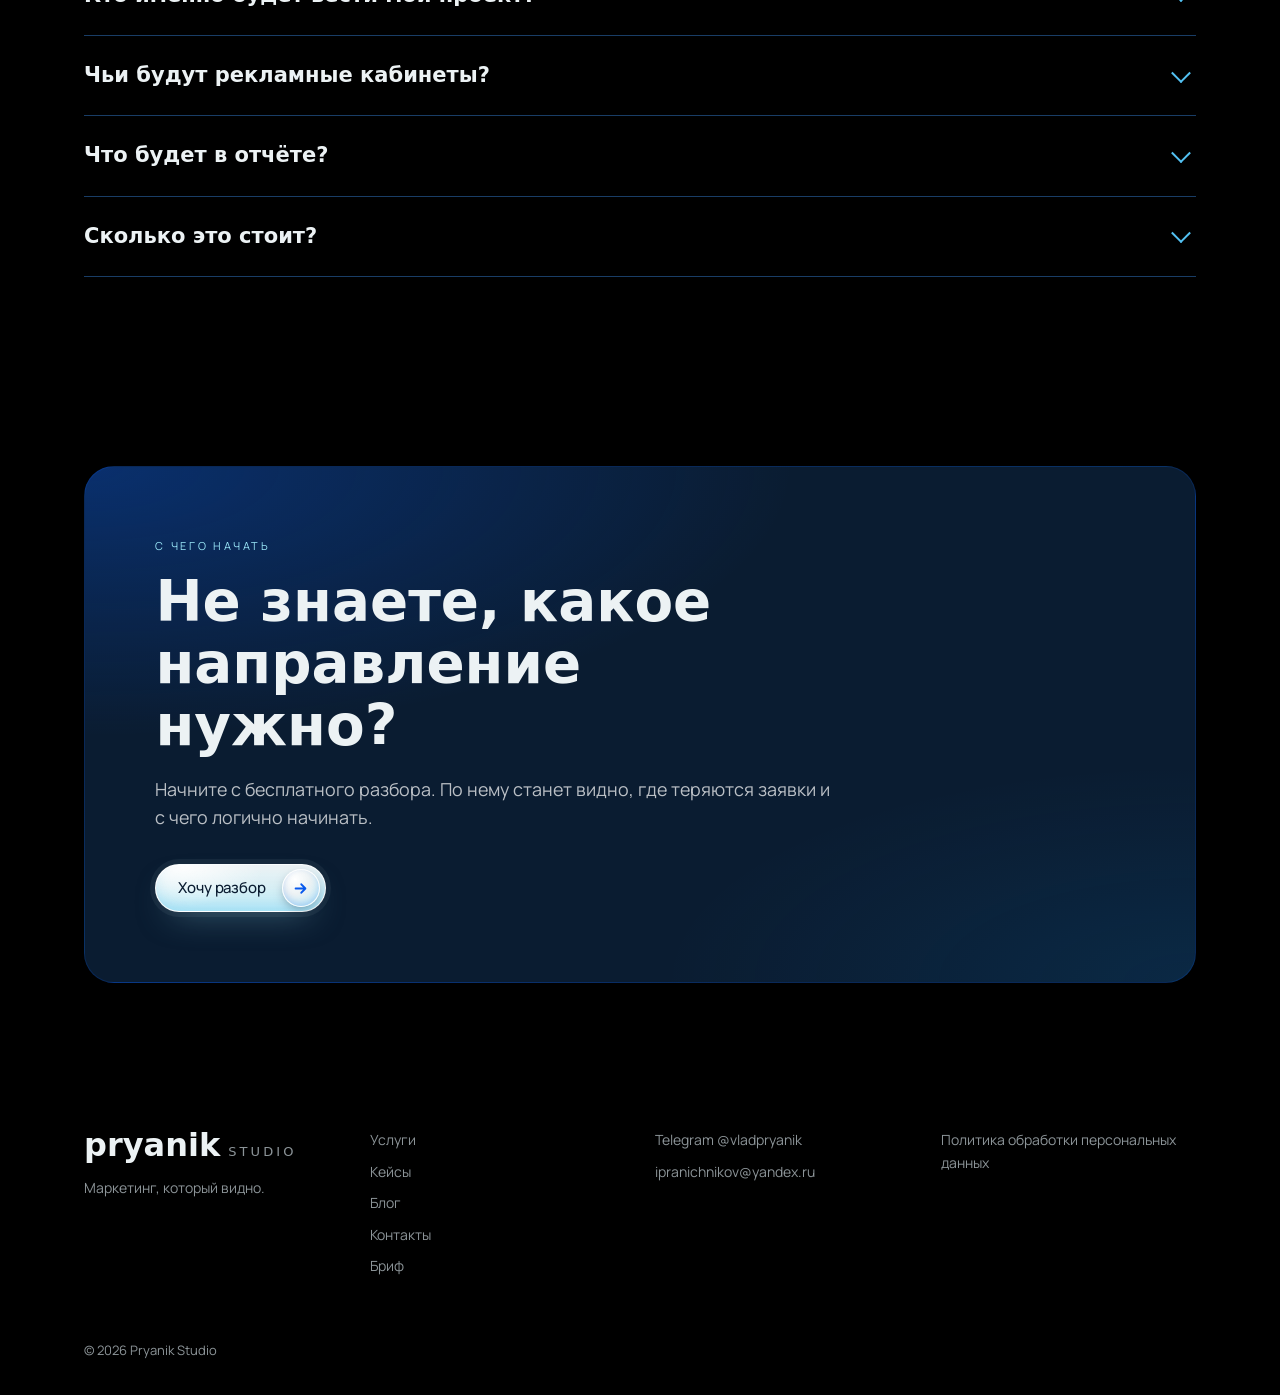
<file: pryanik-studio/uslugi.html>
<!doctype html>
<html lang="ru">
<head>
<meta charset="utf-8">
<meta name="viewport" content="width=device-width, initial-scale=1">
<script>document.documentElement.className+=' js';setTimeout(function(){var d=document.documentElement;if(!d.classList.contains('ready'))d.classList.add('fallback')},2500)</script>
<title>Услуги. Pryanik Studio</title>
<meta name="description" content="Пять направлений Pryanik Studio: комплексный маркетинг, маркетинг, SMM, видеопродакшн и IT. Выберите направление и откройте полный список услуг.">
<meta name="theme-color" content="#0D0E0E">
<link rel="icon" href="data:image/svg+xml,<svg xmlns='http://www.w3.org/2000/svg' viewBox='0 0 32 32'><rect width='32' height='32' rx='9' fill='%230859ED'/><path d='M16 6.5c3.2 5 6 7.2 6 11a6 6 0 0 1-12 0c0-3.8 2.8-6 6-11z' fill='%23fff'/></svg>">
<!-- DEPLOY STEP: заменить https://vladpryanik11.github.io/pryanikstudio на боевой адрес -->
<meta property="og:type" content="website">
<meta property="og:title" content="Услуги. Pryanik Studio">
<meta property="og:url" content="https://vladpryanik11.github.io/pryanikstudio/uslugi.html">
<meta property="og:image" content="https://vladpryanik11.github.io/pryanikstudio/assets/hero-ending.jpg">
<link rel="preconnect" href="https://fonts.googleapis.com">
<link rel="preconnect" href="https://fonts.gstatic.com" crossorigin>
<link rel="stylesheet" href="https://fonts.googleapis.com/css2?family=Manrope:wght@400;500;600;700&display=swap">
<link rel="stylesheet" href="assets/site.css?v=0918bv">
</head>
<body data-no-mbar>
<a class="skip" href="#main">К содержанию</a>
<div class="env" aria-hidden="true" id="env"></div>

<header class="site-head" id="head" data-solid>
  <a class="brand" href="index.html" aria-label="Pryanik Studio, на главную"><span class="wordmark" aria-hidden="true"><span class="wm-word">pryanik</span><span class="wm-sub">studio</span></span></a>
  <nav class="menu" id="menu" aria-label="Основное меню">
    <a href="uslugi.html" aria-current="page">Услуги</a>
    <a href="keisy.html">Кейсы</a>
    <a href="blog.html">Блог</a>
    <a href="kontakty.html">Контакты</a>
  </nav>
  <button class="burger" id="burger" type="button" aria-expanded="false" aria-controls="menu" aria-label="Открыть меню"><span></span><span></span><span></span></button>
</header>

<div class="wrap">
<main id="main" tabindex="-1">

  <section class="scene scene-ink spatial sp-dirs" aria-labelledby="sp-h" data-live>
    <div class="sp-env" aria-hidden="true"></div>
    <div class="shell sp-head">
      <div>
        <p class="kick rise">Услуги</p>
        <h1 class="rise" id="sp-h">Выберите направление</h1>
        <p class="sp-note rise">Внутри каждого полный список услуг.<span class="sp-hint"> Курсор правее центра листает вперёд, левее назад.</span></p>
      </div>
    </div>

    <div class="sp-stage" id="sp-stage" role="region" aria-roledescription="карусель" aria-label="Направления услуг. Листайте стрелками или свайпом" tabindex="0">
      <div class="sp-glow" aria-hidden="true"><i class="g-blue"></i><i class="g-lime"></i><i class="g-white"></i><i class="g-ink"></i></div>
      <div class="sp-deck" id="sp-deck">
        <a class="sp-card dcard d-dark v-ink" href="uslugi-kompleks.html">
          <span class="dc-ghost" aria-hidden="true">01</span>
          <span class="dc-top"><span>01 · Направление</span><span>1 услуга</span></span>
          <span class="dc-title spc-title">Комплексный маркетинг</span>
          <span class="dc-sum">Стратегия, реклама, SMM и аналитика одной системой.</span>
          <span class="dc-foot"><span class="dc-btn">Открыть список услуг<svg viewBox="0 0 24 24" aria-hidden="true"><path d="M5 12h14M13 6l6 6-6 6" fill="none" stroke="currentColor" stroke-width="2" stroke-linecap="round" stroke-linejoin="round"/></svg></span></span>
        </a>
        <a class="sp-card dcard d-blue v-blue" href="uslugi-marketing.html">
          <span class="dc-ghost" aria-hidden="true">02</span>
          <span class="dc-top"><span>02 · Направление</span><span>5 услуг</span></span>
          <span class="dc-title spc-title">Маркетинг</span>
          <span class="dc-sum">Стратегия, performance, сквозная аналитика, SEO и брендинг.</span>
          <span class="dc-foot"><span class="dc-btn">Открыть список услуг<svg viewBox="0 0 24 24" aria-hidden="true"><path d="M5 12h14M13 6l6 6-6 6" fill="none" stroke="currentColor" stroke-width="2" stroke-linecap="round" stroke-linejoin="round"/></svg></span></span>
        </a>
        <a class="sp-card dcard d-lime v-lime" href="uslugi-smm.html">
          <span class="dc-ghost" aria-hidden="true">03</span>
          <span class="dc-top"><span>03 · Направление</span><span>4 услуги</span></span>
          <span class="dc-title spc-title">SMM</span>
          <span class="dc-sum">Стратегия, контент, ведение и продвижение в соцсетях.</span>
          <span class="dc-foot"><span class="dc-btn">Открыть список услуг<svg viewBox="0 0 24 24" aria-hidden="true"><path d="M5 12h14M13 6l6 6-6 6" fill="none" stroke="currentColor" stroke-width="2" stroke-linecap="round" stroke-linejoin="round"/></svg></span></span>
        </a>
        <a class="sp-card dcard d-photo v-blue" href="uslugi-video.html">
          <img src="assets/hero-ending.jpg" alt="" width="1920" height="1072" loading="lazy"><span class="dc-shade"></span><span class="dc-ghost" aria-hidden="true">04</span>
          <span class="dc-top"><span>04 · Направление</span><span>4 услуги</span></span>
          <span class="dc-title spc-title">Видеопродакшн</span>
          <span class="dc-sum">Рекламные ролики, имиджевые фильмы, Reels, motion и 3D.</span>
          <span class="dc-foot"><span class="dc-btn">Открыть список услуг<svg viewBox="0 0 24 24" aria-hidden="true"><path d="M5 12h14M13 6l6 6-6 6" fill="none" stroke="currentColor" stroke-width="2" stroke-linecap="round" stroke-linejoin="round"/></svg></span></span>
        </a>
        <a class="sp-card dcard d-light v-white" href="uslugi-it.html">
          <span class="dc-ghost" aria-hidden="true">05</span>
          <span class="dc-top"><span>05 · Направление</span><span>4 услуги</span></span>
          <span class="dc-title spc-title">IT</span>
          <span class="dc-sum">Сайты, чат-боты, автоматизация и BI-дашборды.</span>
          <span class="dc-foot"><span class="dc-btn">Открыть список услуг<svg viewBox="0 0 24 24" aria-hidden="true"><path d="M5 12h14M13 6l6 6-6 6" fill="none" stroke="currentColor" stroke-width="2" stroke-linecap="round" stroke-linejoin="round"/></svg></span></span>
        </a>
      </div>
    </div>

    <p class="sp-foot"><a class="bc-link" href="kontakty.html#razbor">Не знаю, что выбрать</a></p>
  </section>

  <section class="band" aria-labelledby="vp-h">
    <div class="shell">
      <p class="kick rise">Вопросы</p>
      <h2 class="rise" id="vp-h">То, что обычно спрашивают перед стартом</h2>
      <div class="qa rise">
        <div class="q"><h3><button type="button" aria-expanded="false">У всех на сайте одни и те же слова. Чем вы отличаетесь?</button></h3><div class="a"><p>Ничем, пока не показали цифры. Поэтому первое, что вы получаете, это разбор вашего сайта с конкретными проблемами. Бесплатно, до любого договора.</p></div></div>
        <div class="q"><h3><button type="button" aria-expanded="false">Вы гарантируете результат?</button></h3><div class="a"><p>Нет. Подрядчик, который гарантирует конкретную цифру, обещает то, чем не управляет. Гарантируем план, сроки и отчёт, по которому видно каждую потраченную тысячу.</p></div></div>
        <div class="q"><h3><button type="button" aria-expanded="false">Кто именно будет вести мой проект?</button></h3><div class="a"><p>Владислав, основатель студии. Он на связи от первого разговора до отчёта и не передаёт проект менеджеру.</p></div></div>
        <div class="q"><h3><button type="button" aria-expanded="false">Чьи будут рекламные кабинеты?</button></h3><div class="a"><p>Ваши. Открываем на ваше юрлицо, доступы отдаём сразу. Уйти можно в любой момент и забрать всю историю.</p></div></div>
        <div class="q"><h3><button type="button" aria-expanded="false">Что будет в отчёте?</button></h3><div class="a"><p>Заявки, их стоимость, окупаемость и что меняем дальше. Показы и CTR лежат в приложении, если вам интересно.</p></div></div>
        <div class="q"><h3><button type="button" aria-expanded="false">Сколько это стоит?</button></h3><div class="a"><p>Зависит от задачи и каналов. Назовём вилку на первом разговоре, после разбора. Без разбора любая цифра будет выдумкой.</p></div></div>
      </div>
    </div>
  </section>

  <div class="shell">
    <section class="cta rise" aria-labelledby="cta-h">
      <p class="kick">С чего начать</p>
      <h2 id="cta-h">Не знаете, какое направление нужно?</h2>
      <p class="lede">Начните с бесплатного разбора. По нему станет видно, где теряются заявки и с чего логично начинать.</p>
      <div class="act"><a class="btn btn-light" href="kontakty.html#razbor">Хочу разбор</a></div>
    </section>
  </div>

</main>
</div>

<footer class="site-foot">
  <div class="shell foot-grid">
    <div><p class="foot-brand"><span class="wordmark"><span class="wm-word">pryanik</span><span class="wm-sub">studio</span></span></p><p>Маркетинг, который видно.</p></div>
    <nav class="foot-nav" aria-label="Разделы сайта"><a href="uslugi.html">Услуги</a><a href="keisy.html">Кейсы</a><a href="blog.html">Блог</a><a href="kontakty.html">Контакты</a><a href="brif.html">Бриф</a></nav>
    <div class="foot-contacts">
      <a href="https://t.me/vladpryanik" rel="noopener">Telegram @vladpryanik</a>
      <a href="mailto:ipranichnikov@yandex.ru">ipranichnikov@yandex.ru</a>
    </div>
    <div><a href="kontakty.html#policy">Политика обработки персональных данных</a></div>
  </div>
  <div class="shell"><p class="foot-bottom">© 2026 Pryanik Studio</p></div>
</footer>

<script src="assets/site.js?v=0918bd"></script>
</body>
</html>
</file>
<file: pryanik-studio/assets/site.css>
:root{
  color-scheme:dark;
  --canvas:#0D0E0E;
  --panel:#0A1C31;
  --accent:#0859ED;
  --accent-hover:#1C60B1;
  --accent-muted:rgba(8,89,237,.2);
  --accent-light:#9AE6F8;
  --accent-text:#53C1F2;
  --accent-vivid:#0F9BF2;
  --ink:#0D0E0E;
  --lime:#9AE6F8;
  --lime-hover:#ECF2F4;
  --line:#193D66;
  --line-strong:#1C60B1;
  --text-primary:#ECF2F4;
  --text-secondary:#8C9498;
  --grad-key:linear-gradient(90deg,#0859ED 0%,#0F9BF2 45%,#53C1F2 72%,#9AE6F8 90%,#ECF2F4 100%);
  --glow-panel:radial-gradient(110% 90% at 0% 0%,rgba(8,89,237,.32),transparent 58%),radial-gradient(80% 70% at 100% 100%,rgba(15,155,242,.1),transparent 60%),#0A1C31;
  --display:"Oswald",system-ui,sans-serif;
  --body:"Manrope",system-ui,sans-serif;
  --e-out:cubic-bezier(.22,.61,.36,1);
  --e-soft:cubic-bezier(.4,0,.2,1);
  --pad:clamp(20px,5vw,64px);
}

*{box-sizing:border-box}
[hidden]{display:none!important}
html,body{overflow-x:hidden;overflow-x:clip}
html{scroll-behavior:smooth;-webkit-text-size-adjust:100%}
body{margin:0;background:var(--canvas);color:var(--text-primary);font-family:var(--body);font-size:17px;line-height:1.6;-webkit-font-smoothing:antialiased}
body{animation:page-in .6s var(--e-out) both}
@keyframes page-in{from{opacity:0}to{opacity:1}}
body.menu-open{overflow:hidden}
img{max-width:100%;display:block}
h1,h2,h3{font-family:var(--display);font-weight:600;letter-spacing:0;line-height:1.1;margin:0}
p{margin:0}
a{color:inherit}
[id]{scroll-margin-top:96px}

.sr{position:absolute;width:1px;height:1px;padding:0;margin:-1px;overflow:hidden;clip:rect(0 0 0 0);white-space:nowrap;border:0}
.skip{position:absolute;left:-999px;top:0;z-index:99;background:var(--accent);color:#ECF2F4;padding:12px 18px;border-radius:0 0 12px 0}
.skip:focus{left:0}
:focus-visible{outline:none}

/* one page-wide background: near-black with white dust drifting on a fixed canvas behind all content */
.env{position:fixed;inset:0;z-index:0;pointer-events:none;overflow:hidden}
.env-dust{position:absolute;inset:0;width:100%;height:100%;display:block}

.wrap{position:relative;z-index:1}
.shell{max-width:1240px;margin:0 auto;padding-inline:var(--pad)}

/* buttons */
/* glass capsule buttons: a layered surface with a light rim, a soft halo and, on action links,
   a separate glass circle holding the arrow */
.btn{--cap:38px;--cap-arrow:url("data:image/svg+xml,%3Csvg xmlns='http://www.w3.org/2000/svg' viewBox='0 0 24 24'%3E%3Cpath d='M5 12h14M13 6l6 6-6 6' fill='none' stroke='%230859ED' stroke-width='2.5' stroke-linecap='round' stroke-linejoin='round'/%3E%3C/svg%3E");
  --cap-bg:radial-gradient(circle at 34% 26%,rgba(255,255,255,.98) 0%,#ECF2F4 42%,rgba(154,230,248,.9) 125%);--cap-line:rgba(255,255,255,.9);
  --cap-shadow:inset 0 -3px 6px rgba(8,89,237,.2),0 4px 12px -4px rgba(10,28,49,.55);
  position:relative;display:inline-flex;align-items:center;justify-content:center;gap:8px;min-height:48px;padding:0 22px;
  font-family:var(--body);font-weight:500;font-size:15px;letter-spacing:-.01em;text-decoration:none;white-space:nowrap;
  border-radius:999px;border:1px solid transparent;cursor:pointer;-webkit-tap-highlight-color:transparent;
  transition:background .35s var(--e-out),color .35s var(--e-out),border-color .35s var(--e-out),box-shadow .45s var(--e-out),transform .35s var(--e-out),filter .35s var(--e-out)}
.btn-lg{--cap:46px;min-height:56px;padding:0 26px;font-size:16px}
.btn .tg{width:19px;height:19px;flex:none}

/* the arrow capsule rides on action links and forward buttons, not on back, copy or Telegram-icon buttons */
:is(a.btn-primary,button.btn-primary,a.btn-light,button.btn-light,a.btn-lime,a.btn-ghost,a.btn-ghost-light):not(:has(.tg)){justify-content:space-between;gap:16px;padding:0 5px 0 22px}
:is(a.btn-primary,button.btn-primary,a.btn-light,button.btn-light,a.btn-lime,a.btn-ghost,a.btn-ghost-light):not(:has(.tg))::after{
  content:"";flex:none;width:var(--cap);height:var(--cap);border-radius:50%;box-sizing:border-box;
  background:var(--cap-arrow) center/46% no-repeat,var(--cap-bg);border:1px solid var(--cap-line);box-shadow:var(--cap-shadow);
  transition:background-position .45s var(--e-out),transform .45s var(--e-out)}
.btn-lg:is(a.btn-primary,button.btn-primary,a.btn-light,button.btn-light,a.btn-lime,a.btn-ghost,a.btn-ghost-light):not(:has(.tg)){padding-left:26px}
.head-cta.btn{--cap:32px;min-height:42px;font-size:14px}
.head-cta.btn:not(:has(.tg)){gap:12px;padding-left:16px}

.btn-primary{color:#ECF2F4;border-color:rgba(154,230,248,.5);
  background:radial-gradient(80% 150% at 16% 0%,rgba(154,230,248,.42),transparent 58%),linear-gradient(180deg,#0F9BF2 -35%,#0859ED 58%,#1C60B1 135%);
  box-shadow:inset 0 1px 0 rgba(236,242,244,.5),inset 0 -10px 18px -8px rgba(10,28,49,.5),0 0 0 5px rgba(15,155,242,.07),0 14px 34px -14px rgba(15,155,242,.85)}
.btn-light{color:#0A1C31;border-color:rgba(255,255,255,.9);
  background:radial-gradient(80% 150% at 16% 0%,rgba(255,255,255,.95),transparent 60%),linear-gradient(180deg,#ECF2F4 0%,rgba(154,230,248,.78) 150%),#ECF2F4;
  box-shadow:inset 0 -10px 18px -8px rgba(83,193,242,.4),0 0 0 5px rgba(236,242,244,.05),0 14px 34px -16px rgba(154,230,248,.5)}
.btn-lime{color:#0A1C31;border-color:rgba(236,242,244,.85);
  background:radial-gradient(80% 150% at 16% 0%,rgba(255,255,255,.75),transparent 60%),linear-gradient(180deg,#ECF2F4 -70%,#9AE6F8 62%,#53C1F2 150%);
  box-shadow:inset 0 -10px 18px -8px rgba(8,89,237,.28),0 0 0 5px rgba(154,230,248,.07),0 14px 34px -14px rgba(83,193,242,.6)}
.btn-ghost,.btn-ghost-light{--cap-arrow:url("data:image/svg+xml,%3Csvg xmlns='http://www.w3.org/2000/svg' viewBox='0 0 24 24'%3E%3Cpath d='M5 12h14M13 6l6 6-6 6' fill='none' stroke='%23ECF2F4' stroke-width='2.5' stroke-linecap='round' stroke-linejoin='round'/%3E%3C/svg%3E");
  --cap-bg:radial-gradient(circle at 34% 26%,rgba(236,242,244,.22),rgba(236,242,244,.06) 70%);--cap-line:rgba(236,242,244,.24);--cap-shadow:inset 0 1px 0 rgba(236,242,244,.14);
  color:#ECF2F4;border-color:rgba(236,242,244,.2);background:linear-gradient(180deg,rgba(236,242,244,.08),rgba(236,242,244,.02));
  box-shadow:inset 0 1px 0 rgba(236,242,244,.12)}

@media (hover:hover){
  .btn:hover{transform:translateY(-1px)}
  :is(a.btn-primary,button.btn-primary,a.btn-light,button.btn-light,a.btn-lime,a.btn-ghost,a.btn-ghost-light):not(:has(.tg)):hover::after{background-position:calc(50% + 3px) 50%,center}
  .btn-primary:hover{filter:brightness(1.07);box-shadow:inset 0 1px 0 rgba(236,242,244,.55),inset 0 -10px 18px -8px rgba(10,28,49,.45),0 0 0 6px rgba(15,155,242,.12),0 18px 44px -12px rgba(15,155,242,1)}
  .btn-light:hover,.btn-lime:hover{filter:brightness(1.04);box-shadow:inset 0 -10px 18px -8px rgba(83,193,242,.45),0 0 0 6px rgba(154,230,248,.1),0 18px 42px -14px rgba(154,230,248,.75)}
  .btn-ghost:hover,.btn-ghost-light:hover{border-color:rgba(154,230,248,.5);background:linear-gradient(180deg,rgba(236,242,244,.12),rgba(236,242,244,.04));box-shadow:inset 0 1px 0 rgba(236,242,244,.16),0 12px 32px -18px rgba(15,155,242,.7)}
}
.btn:active{transform:translateY(1px) scale(.985);transition-duration:.12s}
.btn:active::after{transform:scale(.94)}
.btn-primary:active{filter:brightness(.96);box-shadow:inset 0 2px 10px rgba(10,28,49,.55),0 0 0 4px rgba(15,155,242,.1),0 6px 18px -10px rgba(15,155,242,.8)}
.btn-light:active,.btn-lime:active{box-shadow:inset 0 2px 10px rgba(8,89,237,.25),0 0 0 4px rgba(154,230,248,.08)}
.btn-ghost:active,.btn-ghost-light:active{background:rgba(236,242,244,.1)}
.btn:focus-visible{outline:2px solid var(--accent-text);outline-offset:4px;border-radius:999px}

/* neon glass button: dark glass pill, the label alone inside, a neon comet running round the rim with a soft glow outside it
   (same material as the phone action bar) */
@keyframes neonspin{to{--mb-a:360deg}}
.btn-neon{--mb-comet:conic-gradient(from var(--mb-a),rgba(8,89,237,0) 0deg,rgba(8,89,237,0) 190deg,#0859ED 262deg,#0F9BF2 310deg,#9AE6F8 342deg,rgba(154,230,248,0) 360deg);
  color:#ECF2F4;border:1.5px solid transparent;
  background:linear-gradient(180deg,rgba(236,242,244,.08),rgba(236,242,244,0) 60%) padding-box,linear-gradient(#0E1011,#0E1011) padding-box,
    var(--mb-comet) border-box,linear-gradient(rgba(236,242,244,.14),rgba(236,242,244,.14)) border-box;
  box-shadow:0 16px 34px -16px rgba(0,0,0,.95),inset 0 0 18px -6px rgba(15,155,242,.35);animation:neonspin 3.6s linear infinite}
/* the glow is the comet blurred just behind the opaque pill, so only a thin halo shows at the rim;
   the pill must not become its own stacking context (no transform or filter), or the glow would paint over it */
.btn-neon::before{content:"";position:absolute;inset:-1px;z-index:-1;border-radius:999px;pointer-events:none;
  background:var(--mb-comet);filter:blur(8px);opacity:.7;transition:opacity .45s var(--e-out)}
.btn-neon,.btn-neon:hover,.btn-neon:active{transform:none;filter:none}
/* the glow sits at z-index -1, so the button row isolates itself and the glow stays above any panel background behind it */
.act:has(.btn-neon){isolation:isolate}

/* quiet partner of the neon button: the same dark glass with a still neon rim, lit up only on hover */
.btn-glass{color:#ECF2F4;border:1.5px solid transparent;
  background:linear-gradient(180deg,rgba(236,242,244,.08),rgba(236,242,244,0) 60%) padding-box,linear-gradient(#0E1011,#0E1011) padding-box,
    linear-gradient(120deg,rgba(154,230,248,.55),rgba(15,155,242,.28) 30%,rgba(236,242,244,.1) 55%,rgba(8,89,237,.4)) border-box;
  box-shadow:0 16px 34px -16px rgba(0,0,0,.95),inset 0 0 16px -8px rgba(15,155,242,.3)}
.btn-glass:active{box-shadow:0 10px 24px -14px rgba(0,0,0,.95),inset 0 0 20px -5px rgba(15,155,242,.45)}
@media (hover:hover){
  .btn-glass:hover{box-shadow:0 18px 38px -16px rgba(0,0,0,.95),inset 0 0 20px -6px rgba(15,155,242,.4),0 0 22px -8px rgba(15,155,242,.65)}
}
.btn-neon:active{box-shadow:0 10px 24px -14px rgba(0,0,0,.95),inset 0 0 22px -4px rgba(15,155,242,.5)}
@media (hover:hover){
  .btn-neon:hover{box-shadow:0 18px 38px -16px rgba(0,0,0,.95),inset 0 0 22px -5px rgba(15,155,242,.45)}
  .btn-neon:hover::before{opacity:.95}
}
.btn:disabled,.btn[aria-disabled="true"]{--cap-arrow:url("data:image/svg+xml,%3Csvg xmlns='http://www.w3.org/2000/svg' viewBox='0 0 24 24'%3E%3Cpath d='M5 12h14M13 6l6 6-6 6' fill='none' stroke='%237B8387' stroke-width='2.5' stroke-linecap='round' stroke-linejoin='round'/%3E%3C/svg%3E");
  --cap-bg:rgba(236,242,244,.07);--cap-line:rgba(236,242,244,.12);--cap-shadow:none;
  color:rgba(236,242,244,.4);background:rgba(236,242,244,.06);border-color:rgba(236,242,244,.1);box-shadow:none;filter:none;transform:none;cursor:not-allowed}
@media (pointer:coarse){.btn:not(.btn-lg){min-height:46px}}
.link{display:inline-flex;align-items:center;gap:8px;font-weight:600;text-decoration:none;color:var(--accent-text);border-bottom:1px solid transparent;transition:border-color .3s var(--e-out)}
.link:hover{border-bottom-color:var(--accent-text)}
.link svg{width:16px;height:16px;transition:transform .35s var(--e-out)}
.link:hover svg{transform:translateX(3px)}

/* header */
.site-head{position:fixed;top:0;left:0;right:0;z-index:50;display:flex;align-items:center;gap:20px;padding:14px var(--pad);
  background:#0D0E0E;border:0;-webkit-backdrop-filter:none;backdrop-filter:none;
  transform:translate3d(0,0,0);will-change:transform;
  transition:transform .32s cubic-bezier(.22,.61,.36,1)}
.site-head.solid{background:#0D0E0E;border:0;-webkit-backdrop-filter:none;backdrop-filter:none}
.site-head.is-hidden{transform:translate3d(0,calc(-100% - 2px),0)}
.site-head.open{transform:none;will-change:auto}
.brand{position:relative;z-index:2;display:flex;align-items:center;min-height:44px;margin-right:auto;text-decoration:none;font-family:var(--display);font-weight:600;font-size:17px;letter-spacing:0}
/* text wordmark: bold «pryanik» with a quiet spaced «STUDIO» beside it, set in the hero headline's face
   so the mark and the headline read as one voice and Onest is no longer loaded for two lines of type.
   Oswald is condensed, so the tight tracking Onest needed would close the letters up: it runs near zero */
.wordmark{display:inline-flex;align-items:baseline;gap:8px;line-height:1;color:#ECF2F4;transition:opacity .3s var(--e-out)}
.wm-word{font-family:var(--display);font-weight:700;font-size:27px;letter-spacing:0}
.wm-sub{font-family:var(--display);font-weight:500;font-size:12px;letter-spacing:.24em;text-transform:uppercase;color:var(--text-secondary)}
.brand:hover .wordmark{opacity:.86}
@media (max-width:560px){.wm-word{font-size:25px}.wm-sub{font-size:11px;letter-spacing:.22em}}
.menu{display:flex;align-items:center;gap:2px;padding:5px;border-radius:100px;background:rgba(10,28,49,.82);border:1px solid var(--line)}
.menu a:not(.btn){text-decoration:none;font-weight:500;font-size:15px;color:var(--text-primary);padding:8px 17px;border-radius:100px;transition:background .3s var(--e-out),color .3s var(--e-out)}
.menu a:not(.btn):hover{background:var(--accent-muted);color:#ECF2F4}
.menu a[aria-current="page"]{background:#ECF2F4;color:var(--ink)}
.menu a[aria-current="page"]:hover{background:#ECF2F4;color:var(--ink)}
.menu .menu-cta{display:none}
/* desktop header: logo left, navigation centred on the page, review button right */
@media (min-width:881px){
  .site-head{display:grid;grid-template-columns:minmax(0,1fr) auto minmax(0,1fr)}
  .site-head .brand{justify-self:start;margin-right:0}
}
/* menu button: the dark glass of the quiet neon pill shrunk to a disc, so the header shares the button family.
   three equal rails at whole-pixel heights; hovering sends a dimming wave down them, nothing moves.
   opening is sequenced, never simultaneous: the middle rail clears first, then the pair closes into the cross;
   closing runs the order backwards, so the rails unfold before the middle returns */
@keyframes bwave{0%,100%{opacity:1}45%{opacity:.4}}
.burger{position:relative;z-index:2;width:44px;height:44px;border:0;border-radius:0;padding:0;cursor:pointer;
  display:none;flex-direction:column;align-items:center;justify-content:center;gap:4px;
  background:transparent;box-shadow:none}
.burger span{display:block;width:18px;height:2px;border-radius:2px;background:var(--text-primary);
  transition:transform .5s var(--e-soft),opacity .5s var(--e-soft)}
/* on the way back the middle rail waits for the cross to unfold */
.burger span:nth-child(2){transition-delay:.18s}
.burger:focus-visible{outline:2px solid var(--accent-text);outline-offset:4px}
.burger:active{box-shadow:none}
@media (hover:hover){
  .burger:hover{box-shadow:none}
  /* the wave runs only while the rails are still rails: once open they hold the cross */
  .site-head:not(.open) .burger:hover span{animation:bwave .8s var(--e-soft)}
  .site-head:not(.open) .burger:hover span:nth-child(2){animation-delay:.12s}
  .site-head:not(.open) .burger:hover span:nth-child(3){animation-delay:.24s}
}
.site-head.open .burger{box-shadow:none}
.site-head.open .burger span:first-child{transform:translateY(6px) rotate(45deg);transition-delay:.14s}
.site-head.open .burger span:nth-child(2){opacity:0;transform:scaleX(.25);transition-duration:.22s;transition-delay:0s}
.site-head.open .burger span:last-child{transform:translateY(-6px) rotate(-45deg);transition-delay:.14s}

@keyframes menu-item-in{
  from{opacity:0;transform:translate3d(0,22px,0);filter:blur(5px)}
  to{opacity:1;transform:none;filter:blur(0)}
}
@keyframes menu-cta-in{
  from{opacity:0;transform:translate3d(0,14px,0) scale(.97)}
  to{opacity:1;transform:none}
}
@media (max-width:880px){
  .site-head{
    gap:10px;
    padding-top:max(14px,env(safe-area-inset-top,0px));
    padding-left:max(var(--pad),env(safe-area-inset-left,0px));
    padding-right:max(var(--pad),env(safe-area-inset-right,0px))
  }
  .burger{display:inline-flex;flex:none;margin-left:auto}

  .site-head.open{
    -webkit-backdrop-filter:none;backdrop-filter:none;
    background:var(--canvas);border:0
  }

  .menu{
    position:fixed;inset:0;z-index:1;
    width:100%;height:100dvh;min-height:100svh;overflow-y:auto;
    display:flex;flex-direction:column;align-items:flex-start;justify-content:center;
    gap:clamp(1px,.8vh,7px);
    padding:
      max(92px,calc(72px + env(safe-area-inset-top,0px)))
      max(var(--pad),env(safe-area-inset-right,0px))
      max(40px,calc(24px + env(safe-area-inset-bottom,0px)))
      max(var(--pad),env(safe-area-inset-left,0px));
    border:0;border-radius:0;box-shadow:none;
    background:
      radial-gradient(70% 44% at 88% 5%,rgba(236,242,244,.032),transparent 72%),
      var(--canvas);
    opacity:0;visibility:hidden;transform:translate3d(0,-10px,0);
    overscroll-behavior:contain;-webkit-overflow-scrolling:touch;
    transition:opacity .3s var(--e-out),transform .4s var(--e-out),visibility 0s linear .4s
  }
  .site-head.open .menu{
    opacity:1;visibility:visible;transform:none;
    transition:opacity .3s var(--e-out),transform .4s var(--e-out)
  }

  .menu a:not(.btn){
    position:relative;display:block;
    padding:clamp(6px,1vh,10px) 0;
    border-radius:0;background:none;
    font-family:var(--display);font-weight:600;
    font-size:clamp(34px,10.5vw,50px);
    line-height:.98;letter-spacing:-.015em;
    color:rgba(236,242,244,.9);text-decoration:none;
    opacity:0;transform:translate3d(0,22px,0);
    transition:color .24s var(--e-out),opacity .24s var(--e-out),transform .32s var(--e-out)
  }
  .menu a:not(.btn)::after{
    content:"";position:absolute;left:calc(100% + 14px);top:52%;
    width:0;height:1px;background:rgba(236,242,244,.48);
    opacity:0;transform:translateY(-50%);
    transition:width .34s var(--e-out),opacity .24s var(--e-out)
  }

  .site-head.open .menu a:not(.btn){animation:menu-item-in .54s var(--e-out) both}
  .site-head.open .menu a:nth-child(1){animation-delay:.04s}
  .site-head.open .menu a:nth-child(2){animation-delay:.09s}
  .site-head.open .menu a:nth-child(3){animation-delay:.14s}
  .site-head.open .menu a:nth-child(4){animation-delay:.19s}

  .menu a[aria-current="page"],.menu a[aria-current="page"]:hover{background:none;color:#ECF2F4}
  .menu a[aria-current="page"]::after{width:24px;opacity:.68}
  .menu a:not(.btn):active{opacity:.62;transform:translateX(3px) scale(.985)}
}

@media (max-width:380px){
  .site-head{
    gap:7px;
    padding-left:max(14px,env(safe-area-inset-left,0px));
    padding-right:max(14px,env(safe-area-inset-right,0px))
  }
  .wm-word{font-size:23px}
  .wm-sub{font-size:10px;letter-spacing:.18em}
  .burger{width:40px;height:40px}
  .menu{
    padding-left:max(18px,env(safe-area-inset-left,0px));
    padding-right:max(18px,env(safe-area-inset-right,0px))
  }
  .menu a:not(.btn){font-size:clamp(31px,10vw,38px)}
}

@media (max-width:340px){
  .wordmark{gap:6px}
  .wm-word{font-size:22px}
  .wm-sub{display:inline;font-size:9px;letter-spacing:.16em}
  .menu a:not(.btn){font-size:30px}
}

@media (max-width:880px) and (max-height:680px){
  .menu{
    justify-content:flex-start;
    gap:0;
    padding-top:max(88px,calc(70px + env(safe-area-inset-top,0px)));
    padding-bottom:max(24px,env(safe-area-inset-bottom,0px))
  }
  .menu a:not(.btn){
    font-size:clamp(29px,8.5vh,39px);
    padding:6px 0
  }
}

@media (max-width:880px) and (orientation:landscape){
  .menu{
    justify-content:flex-start;
    padding-top:max(72px,calc(56px + env(safe-area-inset-top,0px)));
    padding-bottom:max(20px,env(safe-area-inset-bottom,0px))
  }
  .menu a:not(.btn){
    font-size:clamp(27px,8vh,36px);
    padding:4px 0
  }
}

@media (max-width:880px) and (hover:hover){
  .site-head.open .menu a:not(.btn):hover{background:none;color:#fff;transform:translateX(6px)}
  .site-head.open .menu a:not(.btn):hover::after{width:24px;opacity:.68}
}

/* type blocks */
section{position:relative}
.band{padding-block:clamp(76px,11vh,150px)}
.kick{font-family:var(--body);font-size:11px;letter-spacing:.24em;text-transform:uppercase;color:var(--accent-text);margin-bottom:16px}
.lede{color:var(--text-secondary);max-width:62ch;margin-top:18px;font-size:clamp(16px,1.4vw,19px)}
h2{font-size:clamp(30px,4.4vw,60px)}
h3{font-size:clamp(19px,1.9vw,25px)}
.act{margin-top:32px;display:flex;flex-wrap:wrap;gap:12px}

.js .rise{opacity:0;transform:translateY(26px);transition:opacity .85s var(--e-out),transform .85s var(--e-out)}
.js .rise.in{opacity:1;transform:none}

/* inner page hero */
.page-hero{padding-top:clamp(132px,21vh,220px);padding-bottom:clamp(36px,6vh,72px)}
.page-hero h1{font-size:clamp(40px,7vw,96px);font-weight:700;letter-spacing:0;max-width:15ch}
.page-hero h1 .ink{color:var(--accent-vivid)}
.page-hero .lede{margin-top:24px}
/* featured cases — wide editorial cards on the cases page */
.featured-cases{padding-top:clamp(8px,2vh,18px);padding-bottom:clamp(58px,8vh,92px)}
.featured-cases-head{display:flex;align-items:center;justify-content:space-between;gap:24px;margin-bottom:24px}
.featured-cases-head h2{font-size:clamp(34px,4.6vw,58px);font-weight:700;letter-spacing:-.02em}
.featured-cases-head>a{
  display:inline-flex;align-items:center;gap:12px;text-decoration:none;
  color:var(--accent-vivid);font-weight:700;font-size:16px
}
.featured-cases-head>a span{font-size:28px;line-height:1;transition:transform .3s var(--e-out)}
.featured-cases-head>a:hover span{transform:translateX(4px)}
.featured-cases-list{display:grid;gap:22px}

.featured-case{
  --case-img:none;
  position:relative;isolation:isolate;overflow:hidden;
  min-height:clamp(330px,34vw,430px);
  display:grid;grid-template-columns:minmax(0,1.05fr) minmax(220px,.82fr) minmax(170px,.46fr);
  grid-template-rows:auto 1fr auto;
  column-gap:28px;padding:32px 34px;
  border-radius:28px;border:1px solid rgba(154,230,248,.18);
  background:#07101A;color:#ECF2F4;text-decoration:none;
  box-shadow:inset 0 1px 0 rgba(255,255,255,.04);
  transition:transform .5s var(--e-out),border-color .45s var(--e-out),box-shadow .5s var(--e-out)
}
.featured-case::before{
  content:"";position:absolute;inset:0;z-index:-3;
  background-image:var(--case-img);background-size:cover;background-position:55% 50%;
  transform:scale(1.015);transition:transform .8s var(--e-out),filter .5s var(--e-out);
  filter:saturate(.9) contrast(1.04) brightness(.84)
}
.featured-case::after{
  content:"";position:absolute;inset:0;z-index:-2;
  background:
    linear-gradient(90deg,rgba(5,10,16,.96) 0%,rgba(5,10,16,.78) 30%,rgba(5,10,16,.17) 55%,rgba(5,10,16,.50) 76%,rgba(5,10,16,.9) 100%),
    linear-gradient(180deg,rgba(0,0,0,.04),rgba(0,0,0,.18))
}
.featured-case:hover{
  transform:translateY(-3px);border-color:rgba(83,193,242,.42);
  box-shadow:0 28px 70px -44px rgba(15,155,242,.3),inset 0 1px 0 rgba(255,255,255,.07)
}
.featured-case:hover::before{transform:scale(1.045);filter:saturate(1) contrast(1.06) brightness(.9)}
.featured-case-meta{
  grid-column:1/3;grid-row:1;
  font-size:11px;font-weight:600;letter-spacing:.18em;text-transform:uppercase;color:rgba(236,242,244,.72)
}
.featured-case-meta i{font-style:normal;margin:0 10px;color:rgba(154,230,248,.55)}
.featured-case-main{grid-column:1;grid-row:2;align-self:center;display:grid;gap:24px;max-width:34ch}
.featured-case-title{
  font-family:var(--display);font-size:clamp(38px,4.8vw,64px);font-weight:700;line-height:.98;letter-spacing:-.025em
}
.featured-case-desc{font-size:clamp(15px,1.35vw,18px);line-height:1.5;color:rgba(236,242,244,.72)}
.featured-case-kpi{
  grid-column:3;grid-row:1/3;align-self:stretch;
  padding-left:28px;border-left:1px solid rgba(236,242,244,.12);
  display:flex;flex-direction:column;justify-content:center;align-items:flex-start
}
.featured-case-kpi strong{
  font-family:var(--display);font-size:clamp(48px,5.7vw,76px);font-weight:700;line-height:.95;letter-spacing:-.035em;white-space:nowrap
}
.featured-case-kpi b{
  margin-top:10px;font-family:var(--display);font-size:clamp(18px,2vw,26px);line-height:1;text-transform:uppercase
}
.featured-case-kpi small{margin-top:18px;font-size:15px;line-height:1.45;color:rgba(236,242,244,.68)}
.featured-case-cta{
  grid-column:2/4;grid-row:3;justify-self:end;
  display:inline-flex;align-items:center;gap:14px;
  color:var(--accent-vivid);font-size:17px;font-weight:700
}
.featured-case-cta i{
  width:48px;height:48px;border:1px solid rgba(15,155,242,.36);border-radius:50%;
  display:grid;place-items:center;font-style:normal;font-size:27px;
  background:rgba(8,89,237,.08);transition:transform .35s var(--e-out),background .35s var(--e-out)
}
.featured-case:hover .featured-case-cta i{transform:translateX(3px);background:rgba(8,89,237,.15)}
.featured-cases-all{
  margin-top:26px;min-height:82px;border-radius:999px;border:1px solid rgba(15,155,242,.5);
  display:flex;align-items:center;justify-content:center;gap:20px;
  text-decoration:none;color:#ECF2F4;font-weight:700;font-size:20px;
  background:radial-gradient(65% 160% at 50% 140%,rgba(8,89,237,.22),transparent 68%),#07101A;
  transition:border-color .35s var(--e-out),background .35s var(--e-out)
}
.featured-cases-all span{font-size:34px;line-height:1;transition:transform .3s var(--e-out)}
.featured-cases-all:hover{border-color:rgba(83,193,242,.82);background-color:#0A1420}
.featured-cases-all:hover span{transform:translateX(5px)}

@media (max-width:760px){
  .featured-cases{padding-top:0;padding-bottom:54px}
  .featured-cases-head{margin-bottom:18px}
  .featured-cases-head h2{font-size:32px}
  .featured-cases-head>a{display:none}
  .featured-cases-list{gap:16px}
  .featured-case{
    min-height:430px;display:flex;flex-direction:column;gap:0;
    padding:22px 20px;border-radius:24px
  }
  .featured-case::before{background-position:56% 38%}
  .featured-case::after{
    background:
      linear-gradient(180deg,rgba(4,8,13,.78) 0%,rgba(4,8,13,.22) 35%,rgba(4,8,13,.42) 60%,rgba(4,8,13,.96) 100%),
      linear-gradient(90deg,rgba(4,8,13,.58),transparent 64%)
  }
  .featured-case-meta{font-size:9px;letter-spacing:.16em}
  .featured-case-main{display:block;margin-top:16px;max-width:78%}
  .featured-case-title{font-size:36px;line-height:.98}
  .featured-case-desc{display:block;margin-top:12px;font-size:13px;line-height:1.42;max-width:30ch}
  .featured-case-kpi{
    margin-top:auto;padding:18px 0 0;border-left:0;border-top:1px solid rgba(236,242,244,.12);
    display:grid;grid-template-columns:auto 1fr;column-gap:12px;row-gap:4px;align-items:end
  }
  .featured-case-kpi strong{grid-row:1/3;font-size:48px}
  .featured-case-kpi b{margin:0;font-size:18px;align-self:end}
  .featured-case-kpi small{margin:0;font-size:12px;line-height:1.3;align-self:start}
  .featured-case-cta{margin-top:18px;align-self:flex-end;font-size:14px}
  .featured-case-cta i{width:40px;height:40px;font-size:22px}
  .featured-cases-all{min-height:62px;margin-top:18px;font-size:16px}
  .featured-cases-all span{font-size:28px}
}


/* home hero, cinematic portrait: a giant outlined word behind, the cut-out portrait in front,
   a condensed title with a handwritten greeting, a short plus-list and a little film grain */
@keyframes ping{0%{transform:scale(.4);opacity:.7}100%{transform:scale(1.5);opacity:0}}
.hero{position:relative;overflow:hidden;isolation:isolate}
.hero::after{content:"";position:absolute;inset:0;z-index:4;pointer-events:none;opacity:.08;mix-blend-mode:overlay;background:url("data:image/svg+xml,%3Csvg xmlns=%27http://www.w3.org/2000/svg%27 width=%27180%27 height=%27180%27%3E%3Cfilter id=%27n%27%3E%3CfeTurbulence type=%27fractalNoise%27 baseFrequency=%27.85%27 numOctaves=%272%27 stitchTiles=%27stitch%27/%3E%3C/filter%3E%3Crect width=%27100%25%27 height=%27100%25%27 filter=%27url(%23n)%27/%3E%3C/svg%3E") repeat}
.hc-stage{position:relative;z-index:2;min-height:clamp(640px,100svh,960px);padding-top:clamp(86px,11vh,112px);padding-bottom:clamp(36px,6vh,64px)}
/* moving spotlight: a dark copy of the portrait below, a lit copy above revealed through a soft circle that follows
   the cursor (or drifts over the face without one) and widens as the page scrolls */
.hs-media{--sx:50%;--sy:40%;--sr:135px;position:absolute;inset:0;z-index:0;overflow:hidden;background:#05070b}
.hs-media img{position:absolute;inset:0;width:100%;height:100%;object-fit:cover;object-position:50% 35%}
.hs-base{filter:brightness(.34) contrast(1.12) saturate(.7)}
.hs-lit{filter:brightness(1.16) contrast(1.06) saturate(1.08);
  -webkit-mask-image:radial-gradient(circle var(--sr) at var(--sx) var(--sy),#000 0%,rgba(0,0,0,.9) 30%,rgba(0,0,0,.45) 62%,transparent 100%);
  mask-image:radial-gradient(circle var(--sr) at var(--sx) var(--sy),#000 0%,rgba(0,0,0,.9) 30%,rgba(0,0,0,.45) 62%,transparent 100%)}
.hs-halo{position:absolute;inset:0;pointer-events:none;mix-blend-mode:screen;
  background:radial-gradient(circle calc(var(--sr) * .9) at var(--sx) var(--sy),rgba(154,230,248,.09),rgba(15,155,242,.04) 45%,transparent 75%)}
.hs-shade{position:absolute;inset:0;pointer-events:none;
  background:radial-gradient(120% 90% at 50% 40%,transparent 45%,rgba(5,7,11,.7) 100%),linear-gradient(180deg,rgba(13,14,14,.55) 0%,transparent 22%,transparent 52%,rgba(13,14,14,.72) 82%,#0D0E0E 100%)}
.hero-spot .hc-copy{bottom:clamp(48px,9vh,100px)}
.hc-copy{position:absolute;z-index:3;left:var(--pad);bottom:clamp(44px,8vh,92px);width:min(640px,48%)}
.hc-title{margin-top:0;font-family:var(--display);font-weight:700;font-size:clamp(56px,6.2vw,104px);line-height:.9;letter-spacing:.004em;text-transform:uppercase;
  color:transparent;background:linear-gradient(180deg,#FFFFFF 35%,#A7B0B4 100%);-webkit-background-clip:text;background-clip:text;filter:drop-shadow(0 6px 26px rgba(0,0,0,.65))}
.hc-title span{display:block}
.hc-sub{margin-top:18px;max-width:36ch;font-size:clamp(15px,1.2vw,18px);line-height:1.55;color:#A7B0B4}
.hc-copy .hero-act{margin-top:26px}
/* the hero's call to action stays in the body face, so the hero runs on one text font rather than three.
   weight and capitals do the separating instead of a different family, and the pill sits at the height every
   other button has: btn-lg is worn here alone and stood 10px taller, with a label larger than the paragraph */
.hero-act .btn{min-height:48px;padding:0 24px;font-family:var(--body);font-weight:700;font-size:13px;letter-spacing:.1em;text-transform:uppercase}
.hc-list{position:absolute;z-index:3;right:var(--pad);bottom:clamp(64px,12vh,140px);width:min(300px,25%);margin:0;padding:0;list-style:none}
.hc-list li{display:flex;align-items:center;gap:14px;padding:13px 0;border-bottom:1px solid rgba(236,242,244,.12);font-size:15px;line-height:1.3;color:#ECF2F4}
.hc-list li::before{content:"+";flex:none;display:flex;align-items:center;justify-content:center;width:26px;height:26px;border-radius:50%;border:1px solid rgba(236,242,244,.35);font-size:16px;line-height:1}
@media (max-width:900px){
  .hc-stage{min-height:max(520px,82svh);display:flex;flex-direction:column;justify-content:flex-end;padding-top:84px;padding-bottom:8px}
  /* the portrait sits above the words: its box stops short of the copy and melts into the page colour */
  .hs-media{background:#0D0E0E}
  .hs-media img{bottom:auto;height:calc(100% - 205px);object-position:50% 30%}
  .hs-shade{background:radial-gradient(130% 70% at 50% 34%,transparent 50%,rgba(5,7,11,.6) 100%),
    linear-gradient(180deg,rgba(13,14,14,.55) 0,transparent 16%,transparent calc(100% - 365px),rgba(13,14,14,.88) calc(100% - 255px),#0D0E0E calc(100% - 207px))}
  .hc-copy,.hero-spot .hc-copy{position:relative;left:auto;bottom:auto;width:auto}
  .hc-list{display:none}
  .hc-title{margin-top:0;font-size:clamp(36px,10.3vw,51px)}
  .hc-sub{margin-top:16px;max-width:34ch;font-size:14px}

  /* mobile CTA is pure typography: no capsule, divider or arrow */
  .hc-copy .hero-act{
    margin-top:24px;padding:0;border:0;
    display:flex;justify-content:flex-start;isolation:auto
  }
  .hero-act .btn-neon{
    min-height:auto;padding:0;border:0;border-radius:0;background:none;
    box-shadow:none;animation:none;color:#ECF2F4;
    font-size:12px;letter-spacing:.11em;
    transition:opacity .22s var(--e-out)
  }
  .hero-act .btn-neon::before,.hero-act .btn-neon::after{display:none}
  .hero-act .btn-neon:hover{box-shadow:none;opacity:.7}
  .hero-act .btn-neon:active{box-shadow:none;opacity:.55}
  .hero-act .btn-neon:focus-visible{outline:1px solid rgba(236,242,244,.72);outline-offset:6px;border-radius:0}
}

/* directions line: one quiet marquee between hairlines, its ends dissolve into the dark */
.ticker{position:relative;z-index:3;height:clamp(48px,6.4vw,58px);padding-block:0;border-block:1px solid rgba(236,242,244,.1);overflow:hidden;
  display:flex;align-items:center;
  -webkit-mask-image:linear-gradient(90deg,transparent,#000 14%,#000 86%,transparent);mask-image:linear-gradient(90deg,transparent,#000 14%,#000 86%,transparent)}
.tk{width:100%;overflow:hidden}
.tk-track{display:flex;width:max-content;animation:tk 70s linear infinite}
.ticker:not(.live) .tk-track{animation-play-state:paused}
@keyframes tk{to{transform:translateX(-50%)}}
.tk-g{display:flex;align-items:center;gap:clamp(22px,2.6vw,40px);padding-right:clamp(22px,2.6vw,40px)}
.tk-g span{font-family:var(--body);font-weight:500;font-size:clamp(11px,1vw,13px);letter-spacing:.22em;text-transform:uppercase;line-height:1.2;color:rgba(236,242,244,.62);white-space:nowrap}
.tk-g i{flex:none;width:1px;height:12px;background:rgba(236,242,244,.18)}
.ticker + .scene{padding-top:clamp(40px,6vh,72px)}
@media (max-width:900px){
  .ticker{margin-top:clamp(28px,4vh,36px)}
  .ticker + .scene{padding-top:clamp(28px,4vh,36px)}
}

/* scenes */
.scene{position:relative;padding-block:clamp(84px,12vh,150px)}
.scene-ink{background:transparent;color:#ECF2F4}
.scene-ink .kick{color:var(--lime)}
.scene-ink .lede{color:rgba(255,255,255,.72)}
.scene-head{max-width:780px}
.scene-head h2{max-width:16ch}

/* shared lime link on dark scenes */
/* secondary link under a carousel: the same glass pill as the case card CTA, with the arrow in an off-white circle */
.bc-link{display:inline-flex;align-items:center;gap:14px;margin-top:clamp(14px,2vh,22px);min-height:48px;padding:5px 5px 5px 22px;border-radius:999px;
  color:#ECF2F4;font-size:15px;font-weight:500;letter-spacing:-.01em;text-decoration:none;-webkit-tap-highlight-color:transparent;
  background:rgba(236,242,244,.07);border:1px solid rgba(236,242,244,.22);box-shadow:inset 0 1px 0 rgba(255,255,255,.12),0 14px 30px -18px rgba(0,0,0,.9);
  -webkit-backdrop-filter:blur(12px);backdrop-filter:blur(12px);transition:background-color .35s var(--e-out),border-color .35s var(--e-out),transform .2s var(--e-out)}
.bc-link::after{content:"";flex:none;width:38px;height:38px;border-radius:50%;
  background:url("data:image/svg+xml,%3Csvg xmlns='http://www.w3.org/2000/svg' viewBox='0 0 24 24'%3E%3Cpath d='M5 12h14M13 6l6 6-6 6' fill='none' stroke='%230859ED' stroke-width='2.5' stroke-linecap='round' stroke-linejoin='round'/%3E%3C/svg%3E") center/46% no-repeat,#ECF2F4;
  box-shadow:inset 0 -3px 6px rgba(8,89,237,.15);transition:background-position .45s var(--e-out)}
.bc-link:active{transform:scale(.97)}
.bc-link:focus-visible{outline:2px solid var(--accent-text);outline-offset:4px}
@media (hover:hover){
  .bc-link:hover{background-color:rgba(236,242,244,.12);border-color:rgba(236,242,244,.38)}
  .bc-link:hover::after{background-position:calc(50% + 3px) 50%,center}
}

/* spatial case carousel */
.spatial{--cw:clamp(250px,27vw,350px);overflow:hidden;isolation:isolate;padding-bottom:clamp(70px,10vh,120px)}
.sp-env{position:absolute;inset:0;z-index:-1;pointer-events:none;
  background:
    radial-gradient(38% 52% at 50% 60%,rgba(8,89,237,.26),transparent 72%),
    radial-gradient(26% 30% at 82% 26%,rgba(8,89,237,.16),transparent 70%),
    radial-gradient(24% 26% at 16% 78%,rgba(154,230,248,.07),transparent 70%),
    linear-gradient(180deg,#0D0E0E 0%,#0A1C31 42%,#0A1C31 100%)}
.sp-env::before{content:"";position:absolute;left:50%;top:-10%;width:120%;height:90%;margin-left:-60%;
  background:conic-gradient(from 180deg at 50% 0%,transparent 0deg,rgba(8,89,237,.07) 160deg,rgba(255,255,255,.05) 180deg,rgba(8,89,237,.07) 200deg,transparent 360deg);
  transform-origin:50% 0;animation:beam 26s var(--e-soft) -8s infinite alternate}
.sp-env::after{content:"";position:absolute;inset:0;background:radial-gradient(120% 90% at 50% 45%,transparent 45%,rgba(0,0,0,.62) 100%)}
.spatial:not(.live) .sp-env::before,.spatial:not(.live) .sp-glow{animation-play-state:paused}
@keyframes beam{from{transform:rotate(-6deg)}to{transform:rotate(6deg)}}

.sp-head{position:relative;z-index:1000;display:flex;align-items:flex-end;justify-content:space-between;gap:24px;flex-wrap:wrap}
.sp-head h2{max-width:18ch}
.sp-note{margin-top:12px;font-size:14px;color:rgba(255,255,255,.66);max-width:52ch}
.sp-filters{display:inline-flex;align-items:center;gap:26px;padding:0;background:none;border:0}
.sp-chip{position:relative;border:0;background:none;color:rgba(255,255,255,.48);padding:7px 0;font:600 14px/1.2 var(--body);cursor:pointer;
  transition:color .25s var(--e-out)}
.sp-chip::after{content:"";position:absolute;left:0;right:0;bottom:1px;height:1px;background:#ECF2F4;transform:scaleX(0);transform-origin:left;
  transition:transform .3s var(--e-out)}
.sp-chip:hover{color:rgba(255,255,255,.82);background:none}
.sp-chip[aria-pressed="true"]{background:none;color:#ECF2F4}
.sp-chip[aria-pressed="true"]::after{transform:scaleX(1)}
@media (pointer:coarse){.sp-chip{min-height:44px;display:inline-flex;align-items:center}}

.sp-filter-select{display:none;position:relative;z-index:1100;width:min(300px,36vw)}
.sp-filter-label{
  display:block;margin-bottom:6px;color:rgba(236,242,244,.38);
  font:600 10px/1.2 var(--body);letter-spacing:.18em;text-transform:uppercase
}
.sp-filter-trigger{
  width:100%;min-height:44px;display:flex;align-items:center;justify-content:space-between;gap:24px;
  padding:6px 2px 8px 0;border:0;border-bottom:1px solid rgba(236,242,244,.28);border-radius:0;
  background:none;box-shadow:none;color:#ECF2F4;
  font:600 15px/1.2 var(--body);letter-spacing:-.01em;text-align:left;cursor:pointer;
  transition:border-color .24s var(--e-out),color .24s var(--e-out)
}
.sp-filter-trigger:hover{background:none;border-bottom-color:rgba(236,242,244,.62)}
.sp-filter-trigger:focus-visible{outline:0;border-bottom-color:#ECF2F4}
.sp-filter-current{overflow:hidden;text-overflow:ellipsis;white-space:nowrap}
.sp-filter-arrow{
  width:8px;height:8px;flex:0 0 8px;margin-right:2px;
  border-right:1.5px solid rgba(236,242,244,.72);border-bottom:1.5px solid rgba(236,242,244,.72);
  transform:translateY(-2px) rotate(45deg);transition:transform .25s var(--e-out)
}
.sp-filter-select.is-open .sp-filter-arrow{transform:translateY(2px) rotate(225deg)}
.sp-filter-menu{
  position:absolute;z-index:1200;left:0;right:0;top:calc(100% + 2px);padding:8px 0;
  border:0;border-bottom:1px solid rgba(236,242,244,.18);border-radius:0;
  background:rgba(10,12,13,.98);
  -webkit-backdrop-filter:blur(18px);backdrop-filter:blur(18px);
  box-shadow:0 24px 42px -34px rgba(0,0,0,.95);
  opacity:0;visibility:hidden;transform:translateY(-6px);transform-origin:50% 0;
  transition:opacity .2s var(--e-out),transform .24s var(--e-out),visibility 0s linear .24s
}
.sp-filter-select.is-open .sp-filter-menu{
  opacity:1;visibility:visible;transform:none;
  transition:opacity .2s var(--e-out),transform .24s var(--e-out)
}
.sp-filter-option{
  position:relative;width:100%;min-height:42px;
  display:grid;grid-template-columns:36px 1fr;align-items:center;
  padding:0 18px 0 12px;border:0;border-top:1px solid rgba(236,242,244,.055);border-radius:0;
  background:none;color:rgba(236,242,244,.58);
  font:600 14px/1.2 var(--body);text-align:left;cursor:pointer;
  transition:color .2s var(--e-out)
}
.sp-filter-option:first-child{border-top:0}
.sp-filter-option>span{
  display:block;min-width:26px;color:rgba(236,242,244,.24);font:600 9px/1 var(--body);letter-spacing:.1em;
  transition:color .2s var(--e-out)
}
.sp-filter-option:hover{background:none;color:#fff}
.sp-filter-option.is-active{background:none;color:#fff}
.sp-filter-option.is-active::after{
  content:"";position:absolute;right:2px;top:50%;width:4px;height:4px;border-radius:50%;
  background:#ECF2F4;transform:translateY(-50%)
}
.sp-filter-option.is-active>span{color:rgba(154,230,248,.78)}

@media (max-width:980px){
  .sp-filters{display:none}
  .sp-filter-select{display:block}
}

@media (min-width:721px) and (max-width:980px){
  .sp-head{
    display:grid;grid-template-columns:minmax(0,1fr) minmax(220px,300px);
    align-items:end;gap:clamp(28px,5vw,56px)
  }
  .sp-head>div:first-child{min-width:0}
  .sp-head h2{max-width:15ch;margin:0}
  .sp-filter-select{width:100%;justify-self:end}
  .sp-cases .sp-head{display:block}
  .sp-cases .sp-filter-select{width:min(300px,100%);margin-left:auto}
}

@media (max-width:720px){
  .sp-head{display:block}
  .sp-head>div:first-child{width:100%;min-width:0}
  .sp-head h2{
    width:100%;max-width:none;margin:0;
    font-size:clamp(28px,8.4vw,34px);
    line-height:1;letter-spacing:-.022em
  }
  .sp-head h2 span{display:block;white-space:nowrap}
  .sp-head h2 span:first-child{font-size:1.08em}
  .sp-head h2 span:last-child{font-size:.84em;line-height:1.06}
  .sp-filter-select{display:block;width:100%;margin-top:22px}
  .sp-cases .sp-filter-select{margin-top:0}
  .sp-filter-label{margin-bottom:4px}
  .sp-filter-trigger{min-height:42px;font-size:14px}
  .sp-filter-menu{top:100%}
}

.sp-stage{position:relative;z-index:1;height:calc(var(--cw) * 1.28 + 90px);margin-top:clamp(26px,4vh,48px);perspective:none;touch-action:pan-y;outline:none;user-select:none;overflow:visible}
.sp-stage.scrub .sp-card,.sp-stage.swapping .sp-card{transition:box-shadow .8s var(--e-out)}
.sp-stage.scrub .sp-card::before,.sp-stage.swapping .sp-card::before{transition:none}
.sp-hint{display:none}
@media (hover:hover) and (pointer:fine){.sp-hint{display:inline}}
.sp-stage:focus-visible .sp-card.is-active{outline:2px solid var(--lime);outline-offset:6px}
.sp-deck{position:absolute;inset:0;transform-style:flat}
.sp-glow{position:absolute;left:50%;top:50%;width:calc(var(--cw) * 2);height:calc(var(--cw) * 1.6);transform:translate(-50%,-50%);pointer-events:none;animation:breathe 7s var(--e-soft) -2s infinite}
.sp-glow i{position:absolute;inset:0;border-radius:50%;opacity:0;transition:opacity 1s var(--e-out)}
.sp-glow .g-blue{background:radial-gradient(closest-side,rgba(8,89,237,.42),rgba(8,89,237,.14) 55%,rgba(8,89,237,0))}
.sp-glow .g-lime{background:radial-gradient(closest-side,rgba(154,230,248,.3),rgba(154,230,248,.08) 55%,rgba(154,230,248,0))}
.sp-glow .g-white{background:radial-gradient(closest-side,rgba(255,255,255,.24),rgba(154,230,248,.06) 55%,rgba(255,255,255,0))}
.sp-glow .g-ink{background:radial-gradient(closest-side,rgba(0,0,0,.6),rgba(0,0,0,.3) 55%,rgba(0,0,0,0))}
.sp-stage[data-glow="v-blue"] .g-blue,.sp-stage[data-glow="v-lime"] .g-lime,.sp-stage[data-glow="v-white"] .g-white,.sp-stage[data-glow="v-ink"] .g-ink{opacity:1}
@keyframes breathe{0%,100%{opacity:.7}50%{opacity:.88}}

.sp-card{--dim:0;position:absolute;left:50%;top:50%;width:var(--cw);height:calc(var(--cw) * 1.28);display:flex;flex-direction:column;border-radius:34px;overflow:hidden;
  text-decoration:none;color:#ECF2F4;background:#0A1C31;border:1px solid rgba(255,255,255,.14);
  box-shadow:0 0 30px -14px rgba(var(--gl),.16),0 60px 90px -52px rgba(0,0,0,.95),inset 0 1px 0 rgba(255,255,255,.16);
  transform:translate(-50%,-50%);backface-visibility:hidden;-webkit-user-drag:none;user-select:none;
  transition:transform 1s cubic-bezier(.2,.8,.2,1),opacity .8s var(--e-out),box-shadow .8s var(--e-out)}
.sp-card::before{content:"";position:absolute;inset:0;z-index:4;border-radius:inherit;pointer-events:none;background:#0D0E0E;opacity:var(--dim);transition:opacity 1s var(--e-out)}
.sp-card::after{content:"";position:absolute;inset:0;z-index:3;border-radius:inherit;pointer-events:none;
  background:linear-gradient(158deg,rgba(255,255,255,.26) 0%,rgba(255,255,255,.06) 22%,rgba(255,255,255,0) 40%)}
.sp-card.sp-out{visibility:hidden;transition:transform 1s cubic-bezier(.2,.8,.2,1),opacity .6s var(--e-out),visibility 0s linear .6s}
.sp-card.is-active{box-shadow:0 0 44px -10px rgba(var(--gl),.3),0 0 100px -24px rgba(var(--gl),.16),0 30px 60px -40px rgba(0,0,0,.9),inset 0 1px 0 rgba(255,255,255,.22);border-color:rgba(var(--gl),.32)}
.sp-card.is-active.v-ink{border-color:rgba(255,255,255,.2);box-shadow:0 0 50px 0 rgba(0,0,0,.55),0 0 110px 0 rgba(0,0,0,.32),0 30px 60px -40px rgba(0,0,0,.9),inset 0 1px 0 rgba(255,255,255,.22)}
.sp-card.v-ink{box-shadow:0 0 32px -8px rgba(0,0,0,.45),0 60px 90px -52px rgba(0,0,0,.95),inset 0 1px 0 rgba(255,255,255,.16)}
.sp-card img{pointer-events:none}

.v-blue{--gl:8,89,237}
.v-lime{--gl:154,230,248}
.v-white{--gl:255,255,255}
.v-ink{--gl:0,0,0}

/* case cards: one surface of a full-bleed monochrome photo, a luminous bottom gradient and glass controls */
.sp-cases{--cw:clamp(250px,24vw,330px)}
.sp-cases .sp-stage{height:calc(var(--cw) * 1.5 + 28px);margin-top:clamp(10px,1.6vh,20px)}
/* case cards carry colour through their photos, so the deck has no glow: a calm dark stage, a light rim and a soft shadow */
.sp-cases .sp-glow{display:none}
/* the case section sits on the shared page background, so its own stage light is off and the gap to the next block is tight */
.sp-env{display:none}
.sp-cases.spatial{padding-bottom:clamp(20px,3vh,36px)}
.sp-cases + .band{padding-top:clamp(28px,4vh,52px)}
.sp-card.ccard{height:calc(var(--cw) * 1.5);border-radius:clamp(26px,2.6vw,32px);background:#15191B;border:0;isolation:isolate;
  overflow:hidden;transform-origin:50% 50%;-webkit-transform-origin:50% 50%;
  -webkit-mask-image:-webkit-radial-gradient(white,black);
  box-shadow:
    0 28px 54px -38px rgba(0,0,0,.82),
    inset 0 1px 0 rgba(255,255,255,.10)}
.sp-card.ccard.is-active{
  box-shadow:
    0 52px 90px -34px rgba(0,0,0,.96),
    0 18px 38px -24px rgba(154,230,248,.12),
    inset 0 1px 0 rgba(255,255,255,.22),
    inset 0 -14px 28px -28px rgba(15,155,242,.22)}
.sp-card.ccard::after{
  content:"";position:absolute;inset:0;z-index:2;border-radius:inherit;pointer-events:none;
  background:
    radial-gradient(72% 52% at var(--light-x,50%) 24%,rgba(255,255,255,.16),transparent 66%),
    linear-gradient(var(--shade-dir,to bottom),rgba(0,0,0,.34),transparent 48%);
  opacity:calc(var(--depth,0) * .72);
  mix-blend-mode:soft-light;
  transition:opacity .55s var(--e-out)
}
.sp-card.ccard::before{opacity:calc(var(--dim) * 2.7)}
.cc-photo{position:absolute;inset:0;z-index:0;display:block;width:100%;height:100%;object-fit:cover;object-position:50% 30%;filter:contrast(1.1) saturate(1.28) brightness(.94);
  transform:translate3d(var(--photo-x,0px),0,0) scale(var(--photo-scale,1.035));transition:transform .7s cubic-bezier(.22,.61,.36,1)}
span.cc-photo{background:radial-gradient(60% 42% at 50% 34%,rgba(236,242,244,.16),transparent 70%),linear-gradient(168deg,#30363A 0%,#1B1F21 55%,#121516 100%)}
.cc-shade{position:absolute;left:0;right:0;top:0;bottom:-8%;z-index:1;pointer-events:none;transition:transform .65s cubic-bezier(.22,.61,.36,1)}
.c-dark .cc-shade{background:none}

.cc-top{position:absolute;z-index:2;left:0;right:0;top:0;display:flex;align-items:flex-start;
  padding:clamp(14px,1.5vw,19px) clamp(20px,2.2vw,27px) 0;
  opacity:var(--content-o,1);transform:translate3d(0,var(--content-y,0px),0);
  transition:opacity .24s var(--e-out),transform .42s var(--e-out)}
/* the niche reads as a label laid on the photo, not as a pill: the shadow carries it over light frames */
.cc-tag{display:inline-flex;align-items:center;height:clamp(28px,2.4vw,32px);color:#fff;font-family:var(--body);font-size:clamp(11px,.95vw,12px);font-weight:600;letter-spacing:.14em;text-transform:uppercase;white-space:nowrap;text-shadow:0 1px 10px rgba(5,7,11,.85),0 0 22px rgba(5,7,11,.65)}
/* the top tile uses the same glass as the card's CTA pill: translucent fill, one light rim, a top highlight,
   a faint curved reflection and a soft blue halo; its corner is concentric with the card corner */

.cc-body{position:absolute;z-index:2;left:clamp(20px,2.2vw,27px);right:clamp(20px,2.2vw,27px);bottom:clamp(20px,2vw,28px);
  display:grid;gap:5px;isolation:isolate;opacity:var(--content-o,1);transform:translate3d(0,var(--content-y,0px),0);
  transition:opacity .24s var(--e-out),transform .42s var(--e-out)}
.cc-body::before{
  content:"";position:absolute;z-index:-1;left:-14px;right:20%;top:-14px;bottom:-16px;pointer-events:none;
  background:radial-gradient(90% 90% at 24% 62%,rgba(0,0,0,.34) 0%,rgba(0,0,0,.16) 48%,transparent 100%);
  filter:blur(8px)
}
.cc-num{font-family:var(--display);font-weight:700;font-size:clamp(38px,3.7vw,50px);color:#fff;text-shadow:0 2px 18px rgba(0,0,0,.5);line-height:1;letter-spacing:0;white-space:nowrap}
.cc-unit{color:#fff;font-size:clamp(14px,1.2vw,16px);font-weight:600;line-height:1.25;letter-spacing:-.012em}
.cc-name{font-size:clamp(13px,1.05vw,14.5px);line-height:1.3;letter-spacing:-.005em}
.c-dark{color:#ECF2F4}
.c-dark .cc-name{color:rgba(236,242,244,.74)}

/* the whole case card is the action */
.sp-card.ccard.is-active{cursor:pointer}
@media (hover:hover){
  .ccard.is-active:hover .cc-photo{transform:translate3d(0,0,0) scale(1.055)}
  .ccard.is-active:hover .cc-shade{transform:translateY(-4%)}
  .ccard.is-active:hover{
    box-shadow:
      0 48px 82px -34px rgba(0,0,0,.95),
      0 18px 38px -24px rgba(154,230,248,.14),
      inset 0 1px 0 rgba(255,255,255,.24)
  }
}
.ccard.is-active:active .cc-photo{transform:translate3d(0,0,0) scale(1.025)}

.sp-stage.swapping .cc-photo,.sp-stage.scrub .cc-photo,
.sp-stage.swapping .cc-top,.sp-stage.scrub .cc-top,
.sp-stage.swapping .cc-body,.sp-stage.scrub .cc-body{transition:none}

@media (max-width:720px){
  .spatial{--cw:min(45vw,210px)}
  .sp-stage{perspective:none;height:calc(var(--cw) * 1.5 + 34px)}
  .sp-card{border-radius:24px}
  .sp-cases .sp-stage{margin-top:30px}
  .sp-cases .sp-nav{margin-top:14px}
  .sp-cases.spatial{padding-bottom:0}
  .sp-cases + .band{padding-top:30px}
  .cc-top{padding:10px 14px 0}
  .cc-tag{height:22px;font-size:8.5px;letter-spacing:.12em}
  .cc-body{left:14px;right:14px;bottom:14px;gap:3px}
  .cc-body::before{left:-8px;right:8%;top:-8px;bottom:-9px;filter:blur(6px)}
  .cc-num{font-size:clamp(27px,7.8vw,32px)}
  .cc-unit{font-size:11px;line-height:1.2}
  .cc-name{font-size:10.5px;line-height:1.25}
}
.sp-foot{text-align:center}

/* carousel control: three dots and nothing else. the current one is the only lit dot and sits a third
   larger; the two beside it step the deck back and forward, so they carry the job the arrows used to */
.sp-nav{display:flex;align-items:center;justify-content:center;gap:clamp(14px,2vw,22px);margin-top:clamp(18px,2.6vh,30px)}
.sp-dots{display:flex;align-items:center;gap:10px}
.sp-dot{position:relative;flex:none;width:6px;height:6px;padding:0;border:0;border-radius:50%;background:rgba(236,242,244,.24);cursor:pointer;
  transition:transform .45s var(--e-soft),background-color .45s var(--e-soft)}
/* the dot itself stays small; the tap target around it stays finger-sized */
.sp-dot::before{content:"";position:absolute;inset:-10px -5px}
.sp-dot.is-on{background:var(--text-primary);transform:scale(1.34)}
.sp-dot:focus-visible{outline:2px solid var(--accent-text);outline-offset:5px}

.fallback .sp-stage:not(.sp-on){height:auto;perspective:none;cursor:auto}
.fallback .sp-stage:not(.sp-on) .sp-deck{position:relative;display:flex;gap:16px;overflow-x:auto;padding:0 var(--pad) 20px}
.fallback .sp-stage:not(.sp-on) .sp-card{position:relative;left:auto;top:auto;flex:none;transform:none}
/* process on the dark scene */
.scene-ink h2{color:#ECF2F4}

/* direction cards in the services deck */
.sp-card.dcard{padding:clamp(22px,2.2vw,30px);isolation:isolate}
.dcard > img{position:absolute;inset:0;z-index:-2;width:100%;height:100%;object-fit:cover;object-position:50% 40%}
.dc-shade{position:absolute;inset:0;z-index:-1;background:linear-gradient(180deg,rgba(10,28,49,.62) 0%,rgba(10,28,49,.5) 45%,rgba(10,28,49,.9) 100%)}
.dc-ghost{position:absolute;right:-8px;bottom:-44px;z-index:-1;font-family:var(--display);font-weight:700;font-size:clamp(150px,15vw,220px);line-height:1;letter-spacing:0;opacity:.1;pointer-events:none}
.dc-top{display:flex;justify-content:space-between;gap:10px;font-family:var(--body);font-size:11px;letter-spacing:.14em;text-transform:uppercase;opacity:.84}
.sp-card .dc-title{color:inherit}
.dc-title{margin-top:18px;font-family:var(--display);font-weight:700;font-size:clamp(26px,2.5vw,36px);line-height:1.08;letter-spacing:0}
.dc-sum{margin-top:12px;max-width:26ch;font-size:15px;line-height:1.45;opacity:.86}
.dc-foot{margin-top:auto;padding-top:20px}
/* direction card button: the same glass capsule, the inline arrow svg becomes the glass circle */
.dc-btn{display:inline-flex;align-items:center;gap:clamp(10px,1vw,14px);min-height:50px;padding:5px 5px 5px clamp(16px,1.6vw,20px);border-radius:999px;font-size:clamp(14px,1.1vw,15px);font-weight:500;letter-spacing:-.01em;white-space:nowrap;
  color:#0A1C31;border:1px solid rgba(255,255,255,.9);
  background:radial-gradient(80% 150% at 16% 0%,rgba(255,255,255,.95),transparent 60%),linear-gradient(180deg,#ECF2F4 0%,rgba(154,230,248,.78) 150%),#ECF2F4;
  box-shadow:inset 0 -10px 18px -8px rgba(83,193,242,.4),0 12px 30px -16px rgba(10,28,49,.7);transition:box-shadow .45s var(--e-out),filter .35s var(--e-out)}
.dc-btn svg{flex:none;box-sizing:content-box;width:18px;height:18px;padding:10px;border-radius:50%;color:#0859ED;
  background:radial-gradient(circle at 34% 26%,rgba(255,255,255,.98) 0%,#ECF2F4 42%,rgba(154,230,248,.9) 125%);border:1px solid rgba(255,255,255,.9);
  box-shadow:inset 0 -3px 6px rgba(8,89,237,.2),0 4px 12px -4px rgba(10,28,49,.5);transition:transform .45s var(--e-out)}
.dc-btn svg path{stroke-width:2.5}
.sp-card.is-active:hover .dc-btn{filter:brightness(1.04)}
.sp-card.is-active:hover .dc-btn svg path{transform:translateX(3px);transition:transform .45s var(--e-out)}
.d-dark{background:var(--ink)}
.d-dark .dc-btn,.d-lime .dc-btn,.d-light .dc-btn{color:#ECF2F4;border-color:rgba(154,230,248,.5);
  background:radial-gradient(80% 150% at 16% 0%,rgba(154,230,248,.42),transparent 58%),linear-gradient(180deg,#0F9BF2 -35%,#0859ED 58%,#1C60B1 135%);
  box-shadow:inset 0 1px 0 rgba(236,242,244,.5),inset 0 -10px 18px -8px rgba(10,28,49,.5),0 12px 30px -12px rgba(15,155,242,.8)}
.d-blue{background:radial-gradient(110% 80% at 100% 0%,rgba(15,155,242,.7),transparent 55%),linear-gradient(160deg,#0859ED 0%,#0859ED 58%,#1C60B1 100%)}
.d-lime{background:linear-gradient(160deg,#ECF2F4 0%,#9AE6F8 58%,#53C1F2 100%);color:var(--ink)}
.d-photo{background:#0A1C31}
.d-light{background-color:#ECF2F4;background-image:radial-gradient(circle,rgba(8,89,237,.18) 1px,transparent 1.6px);background-size:18px 18px;color:var(--ink)}
.d-light .dc-ghost{color:var(--accent);opacity:.12}
.sp-dirs .sp-head{justify-content:flex-start}
.sp-dirs{padding-top:clamp(118px,17vh,170px)}
.sp-dirs .sp-head h1{font-size:clamp(30px,4.4vw,60px);max-width:18ch}

/* direction pages */
.dp-hero .crumb{margin-bottom:22px}
.dp-hero h1{max-width:16ch}
.dp-hero .act{margin-top:28px}
.dp-block{padding-top:clamp(20px,4vh,48px)}
.dp-head{display:flex;align-items:baseline;justify-content:space-between;gap:16px;padding-bottom:18px;border-bottom:1px solid var(--line)}
.dp-head h2{font-size:clamp(26px,3vw,40px)}
.dp-count{flex:none;font-family:var(--body);font-size:12px;letter-spacing:.14em;text-transform:uppercase;color:var(--accent-text)}
.svc-grid{display:grid;grid-template-columns:repeat(2,minmax(0,1fr));gap:16px;margin-top:24px}
.svc-grid.one{grid-template-columns:minmax(0,1fr)}
@media (max-width:760px){.svc-grid{grid-template-columns:minmax(0,1fr)}}
.svc-card{position:relative;display:flex;flex-direction:column;gap:12px;min-height:210px;padding:clamp(22px,2.4vw,32px);border-radius:26px;background:var(--panel);border:1px solid var(--line);
  transition:transform .5s var(--e-out),border-color .5s var(--e-out),box-shadow .5s var(--e-out)}
.svc-card:hover{transform:translateY(-4px);border-color:var(--line-strong);box-shadow:0 30px 60px -36px rgba(8,89,237,.45)}
.svc-card .no{font-family:var(--body);font-size:12px;color:var(--accent-text)}
.svc-card h3{margin-top:auto;font-size:clamp(22px,2.2vw,30px);line-height:1.15}
.svc-card p{max-width:46ch;font-size:16px;color:var(--text-secondary)}
.svc-card::after{content:"";position:absolute;right:26px;top:26px;width:10px;height:10px;border-radius:3px;background:var(--accent-text);box-shadow:0 0 12px rgba(8,89,237,.7)}
.inc-grid{display:grid;grid-template-columns:repeat(2,minmax(0,1fr));gap:16px;margin-top:24px}
@media (max-width:760px){.inc-grid{grid-template-columns:minmax(0,1fr)}}
.inc-card{position:relative;display:grid;gap:8px;padding:clamp(22px,2.4vw,30px) 76px clamp(22px,2.4vw,30px) clamp(22px,2.4vw,30px);border-radius:24px;background:var(--glow-panel);border:1px solid rgba(8,89,237,.18);color:#ECF2F4;text-decoration:none;
  transition:transform .5s var(--e-out),background .5s var(--e-out)}
.inc-card:hover{transform:translateY(-4px);background:var(--accent)}
.inc-card .no{font-family:var(--body);font-size:12px;color:var(--lime)}
.inc-name{font-family:var(--display);font-weight:700;font-size:clamp(22px,2.2vw,28px);letter-spacing:0}
.inc-sum{font-size:15px;color:rgba(255,255,255,.76)}
.inc-go{position:absolute;right:24px;top:50%;width:44px;height:44px;margin-top:-22px;border-radius:50%;border:1px solid rgba(255,255,255,.5);display:flex;align-items:center;justify-content:center;transition:transform .5s var(--e-out)}
.inc-go svg{width:18px;height:18px}
.inc-card:hover .inc-go{transform:rotate(-45deg)}
.dp-other{display:flex;flex-wrap:wrap;align-items:center;gap:12px 18px;padding-top:8px}
.dp-other-k{font-family:var(--body);font-size:11px;letter-spacing:.16em;text-transform:uppercase;color:var(--text-secondary)}
.dp-other .jump{margin-top:0}

/* phone action bar: a compact floating pill with a neon comet running round its edge */
@property --mb-a{syntax:"<angle>";inherits:true;initial-value:0deg}
.mbar{display:none}
@media (max-width:880px){
  .mbar{--mb-comet:conic-gradient(from var(--mb-a),rgba(8,89,237,0) 0deg,rgba(8,89,237,0) 190deg,#0859ED 262deg,#0F9BF2 310deg,#9AE6F8 342deg,rgba(154,230,248,0) 360deg);
    position:fixed;left:0;right:0;bottom:calc(14px + env(safe-area-inset-bottom,0px));z-index:45;width:max-content;max-width:calc(100% - 32px);margin-inline:auto;
    display:block;border-radius:999px;transform:translateY(calc(100% + 34px));visibility:hidden;animation:mbspin 3.6s linear infinite;
    transition:transform .55s cubic-bezier(.2,.9,.25,1.15),visibility 0s linear .55s}
  .mbar.show{transform:none;visibility:visible;transition:transform .55s cubic-bezier(.2,.9,.25,1.15)}
  .mbar::before{content:"";position:absolute;inset:-1px;z-index:-1;border-radius:inherit;background:var(--mb-comet);filter:blur(9px);opacity:.75;pointer-events:none}
  @keyframes mbspin{to{--mb-a:360deg}}
  /* dark glass pill: the neon comet on the rim is the only accent, the label is the only content */
  .mbar-shell{position:relative;display:flex;border-radius:inherit;border:1.5px solid transparent;
    background:linear-gradient(180deg,rgba(236,242,244,.07),rgba(236,242,244,0) 60%) padding-box,linear-gradient(#0E1011,#0E1011) padding-box,
      var(--mb-comet) border-box,linear-gradient(rgba(236,242,244,.12),rgba(236,242,244,.12)) border-box;
    box-shadow:0 16px 32px -14px rgba(0,0,0,.95),inset 0 0 14px -6px rgba(15,155,242,.35);transition:transform .2s var(--e-out)}
  .mbar-cta{display:flex;align-items:center;justify-content:center;height:41px;padding:0 24px;border-radius:999px;
    color:#ECF2F4;font-size:15px;font-weight:500;letter-spacing:-.01em;text-decoration:none;white-space:nowrap;-webkit-tap-highlight-color:transparent;
    transition:background-color .2s var(--e-out)}
  .mbar-shell:active{transform:scale(.96)}
  .mbar-cta:active{background-color:rgba(236,242,244,.06)}
  .mbar-cta:focus-visible{outline:2px solid var(--accent-text);outline-offset:4px}
  .mbar:not(.show)::before,.mbar:not(.show){animation-play-state:paused}
  body.has-mbar .site-foot{padding-bottom:84px}
  body.menu-open .mbar{visibility:hidden}
}

/* directions list */
.dirs{margin-top:48px;border-top:0}
/* direction rows stay still: no arrow disc, no hover tint or slide. the row itself is the link */
.dir{display:grid;grid-template-columns:56px minmax(0,1fr) minmax(0,1.25fr);gap:24px;align-items:center;padding:26px 0;border:0;text-decoration:none;color:inherit}
.dir .n{font-family:var(--body);font-size:13px;color:var(--text-secondary)}
.dir h3{font-size:clamp(22px,2.6vw,34px)}
/* the only response to the cursor: the other rows fall back into shade, so the row under it stands out
   without a colour or a movement. mouse only, or a tap on a phone could leave the list dimmed */
@media (hover:hover){
  .dir{transition:opacity .4s var(--e-soft)}
  .dirs:hover .dir:not(:hover){opacity:.35}
}
.dir p{color:var(--text-secondary);font-size:16px}
@media (max-width:760px){
  .dirs{margin-top:30px}
  .dir{grid-template-columns:30px minmax(0,1fr);column-gap:12px;row-gap:8px;align-items:start;padding:19px 0 21px}
  .dir h3{line-height:1.08}
  .dir p{grid-column:2/3;font-size:15px;line-height:1.42}
}

/* numbers */
.nums{margin-top:48px;display:grid;grid-template-columns:repeat(auto-fit,minmax(min(268px,100%),1fr));gap:1px;background:var(--line);border:1px solid var(--line);border-radius:22px;overflow:hidden}
.num{background:var(--canvas);padding:34px 28px;transition:background .4s var(--e-out)}
.num:hover{background:var(--panel)}
.num .v{font-family:var(--display);font-weight:700;font-size:clamp(38px,4.6vw,58px);line-height:1;letter-spacing:0}
.num .u{font-family:var(--body);font-size:12px;letter-spacing:.16em;text-transform:uppercase;color:var(--accent-text);margin-top:12px}
.num .d{color:var(--text-secondary);font-size:15px;margin-top:12px;max-width:34ch}
.num .mark{display:block;width:52px;height:6px;margin-top:18px}
.after{margin-top:26px}

/* services */
.jump{display:flex;flex-wrap:wrap;gap:8px;margin-top:36px}
.jump a{text-decoration:none;border:1px solid var(--line-strong);border-radius:100px;padding:9px 16px;font-size:14px;font-weight:500;background:var(--panel);
  transition:background .3s var(--e-out),color .3s var(--e-out),border-color .3s var(--e-out)}
.jump a:hover{background:#ECF2F4;border-color:#ECF2F4;color:var(--ink)}
.svc{margin-top:40px;display:grid;grid-template-columns:minmax(0,1fr);gap:1px;background:var(--line);border-block:1px solid var(--line)}
.grp{background:var(--canvas);padding:40px 0}
.grp-head{display:flex;align-items:baseline;gap:16px;margin-bottom:26px}
.grp-head .no{font-family:var(--body);font-size:13px;color:var(--text-secondary)}
.grp-head h2{font-size:clamp(24px,3vw,38px)}
.grp-list{display:grid;grid-template-columns:repeat(auto-fit,minmax(min(272px,100%),1fr));gap:28px}
.svc-item .n{font-family:var(--display);font-weight:600;font-size:18px;display:flex;align-items:baseline;gap:10px;line-height:1.3}
.svc-item .n::before{content:"";width:7px;height:7px;border-radius:2px;background:var(--accent-text);flex:none;transform:translateY(-2px)}
.svc-item .x{color:var(--text-secondary);font-size:15px;margin-top:8px;max-width:40ch}

/* faq */
.qa{margin-top:44px;border-top:1px solid var(--line)}
.q{border-bottom:1px solid var(--line)}
.q h3{font-size:inherit}
.q button{width:100%;background:none;border:0;padding:26px 48px 26px 0;text-align:left;cursor:pointer;position:relative;
  font-family:var(--display);font-weight:600;font-size:clamp(17px,1.8vw,21px);color:var(--text-primary);letter-spacing:0;line-height:1.3}
.q button::after{content:"";position:absolute;right:8px;top:50%;width:12px;height:12px;border-right:2px solid var(--accent-text);border-bottom:2px solid var(--accent-text);
  transform:translateY(-70%) rotate(45deg);transition:transform .45s var(--e-out)}
.q[data-open="true"] button::after{transform:translateY(-30%) rotate(-135deg)}
.q .a{overflow:hidden;height:0;transition:height .5s var(--e-out)}
.no-js .q .a,.q .a.static{height:auto}
.q .a p{padding-bottom:28px;color:var(--text-secondary);max-width:68ch}

/* cta band */
.cta{background:var(--glow-panel);border:1px solid rgba(8,89,237,.2);color:#ECF2F4;border-radius:30px;padding:clamp(36px,5.5vw,76px);margin-block:clamp(70px,10vh,140px)}
.cta .kick{color:var(--accent-light)}
.cta h2{max-width:16ch}
.cta .lede{color:rgba(255,255,255,.72)}


/* cases */
.filters{display:flex;flex-wrap:wrap;gap:8px;margin-top:8px}
.chip{border:1px solid var(--line-strong);background:var(--panel);color:var(--text-primary);border-radius:100px;padding:9px 16px;font:500 14px/1.2 var(--body);cursor:pointer;
  transition:background .3s var(--e-out),color .3s var(--e-out),border-color .3s var(--e-out)}
.chip:hover{border-color:var(--text-primary)}
.chip[aria-pressed="true"]{background:#ECF2F4;border-color:#ECF2F4;color:var(--ink)}
.chip .c{font-family:var(--body);font-size:11px;opacity:.6;margin-left:6px}
@media (pointer:coarse){.chip{min-height:44px}}
.cases{margin-top:26px;display:grid;grid-template-columns:repeat(auto-fill,minmax(min(290px,100%),1fr));gap:16px}
.case{background:var(--panel);border:1px solid var(--line);border-radius:22px;padding:26px;display:flex;flex-direction:column;
  transition:transform .5s var(--e-out),border-color .5s var(--e-out)}
.case:hover{transform:translateY(-4px);border-color:var(--line-strong)}
.case .tag{font-family:var(--body);font-size:11px;letter-spacing:.14em;text-transform:uppercase;color:var(--accent-text)}
.case .big{font-family:var(--display);font-weight:700;font-size:clamp(32px,3.4vw,44px);letter-spacing:0;line-height:1;margin-top:18px}
.case .unit{color:var(--text-secondary);font-size:14px;margin-top:6px}
.case h3{font-size:18px;line-height:1.3;margin-top:20px}
.case .how{color:var(--text-secondary);font-size:14px;margin-top:auto;padding-top:14px}
.case h3 + .how{margin-top:10px}
.cases-note{margin-top:22px;color:var(--text-secondary);font-size:14px}

/* directions on the cases page */
.dirgrid{display:grid;grid-template-columns:repeat(2,minmax(0,1fr));gap:18px}
@media (max-width:760px){.dirgrid{grid-template-columns:minmax(0,1fr)}}
.dircard{position:relative;isolation:isolate;display:flex;flex-direction:column;min-height:clamp(320px,34vw,390px);padding:clamp(24px,3vw,36px);
  border-radius:30px;overflow:hidden;text-decoration:none;color:var(--text-primary);background:var(--panel);border:1px solid var(--line);
  transition:transform .6s var(--e-out),box-shadow .6s var(--e-out)}
.dircard:hover{transform:translateY(-6px);box-shadow:0 30px 70px -34px rgba(8,89,237,.5)}
.dircard .top{display:flex;justify-content:space-between;align-items:baseline;gap:12px;font-family:var(--body);font-size:12px;letter-spacing:.16em;text-transform:uppercase;opacity:.8}
.dircard h2{font-size:clamp(30px,3.6vw,50px);letter-spacing:0;margin-top:18px}
.dircard .sum{margin-top:12px;font-size:16px;max-width:36ch;opacity:.8}
.dircard .foot{margin-top:auto;padding-top:28px;display:flex;align-items:flex-end;justify-content:space-between;gap:18px}
.dircard .big{font-family:var(--display);font-weight:700;font-size:clamp(34px,4vw,56px);line-height:1;letter-spacing:0}
.dircard .bigsub{font-size:14px;margin-top:8px;opacity:.8}
.dircard .go{flex:none;width:54px;height:54px;border-radius:50%;border:1px solid currentColor;display:flex;align-items:center;justify-content:center;transition:transform .5s var(--e-out)}
.dircard .go svg{width:20px;height:20px}
.dircard:hover .go{transform:rotate(90deg)}
.dircard .ghost{position:absolute;right:-8px;bottom:-44px;z-index:-1;pointer-events:none;font-family:var(--display);font-weight:700;font-size:clamp(150px,19vw,250px);line-height:1;letter-spacing:0;opacity:.08}
.dircard.dark{background:var(--glow-panel);border-color:rgba(8,89,237,.2);color:#ECF2F4}
.dircard.blue{background:var(--accent);border-color:var(--accent);color:#ECF2F4}
.dircard.photo{background:#0A1C31;border-color:#0A1C31;color:#ECF2F4}
.dircard.photo img{position:absolute;inset:0;z-index:-2;width:100%;height:100%;object-fit:cover;object-position:50% 40%;transition:transform 1.2s var(--e-out)}
.dircard.photo::after{content:"";position:absolute;inset:0;z-index:-1;background:rgba(10,28,49,.84)}
.dircard.photo:hover img{transform:scale(1.05)}
.dircard.light{background-color:#ECF2F4;border-color:#ECF2F4;color:var(--ink);background-image:radial-gradient(circle,rgba(8,89,237,.16) 1px,transparent 1.6px);background-size:20px 20px}
.dircard.light .ghost{color:var(--accent);opacity:.1}

.dsec{padding-top:clamp(80px,11vh,140px)}
.dsec-head{display:grid;grid-template-columns:minmax(0,1fr) auto;gap:24px;align-items:end;padding-bottom:28px;border-bottom:1px solid var(--line)}
.dsec-head .no{font-family:var(--body);font-size:13px;color:var(--accent-text)}
.dsec-head h2{font-size:clamp(32px,4.6vw,64px);margin-top:8px}
.dsec-head .lede{margin-top:14px}
.dsec-head .cnt{font-family:var(--display);font-weight:700;font-size:clamp(44px,5.4vw,76px);line-height:1;letter-spacing:0;color:var(--accent-text);text-align:right}
.dsec-head .cnt small{display:block;font-family:var(--body);font-weight:400;font-size:12px;letter-spacing:.14em;text-transform:uppercase;color:var(--text-secondary);margin-top:8px}
.dsec-head .link{margin-top:16px}
@media (max-width:640px){.dsec-head{grid-template-columns:minmax(0,1fr)}.dsec-head .cnt{text-align:left}}
.dsec .filters{margin-top:26px}

.vfeat{margin-top:28px;display:grid;grid-template-columns:minmax(0,1.5fr) minmax(0,1fr);gap:clamp(18px,3vw,40px);align-items:center;background:var(--glow-panel);border:1px solid rgba(8,89,237,.2);color:#ECF2F4;border-radius:30px;padding:clamp(12px,1.6vw,20px)}
.vfeat video{display:block;width:100%;aspect-ratio:16/9;object-fit:cover;border-radius:20px;background:#000}
.vfeat .txt{padding:clamp(10px,2vw,26px)}
.vfeat .tag{font-family:var(--body);font-size:11px;letter-spacing:.14em;text-transform:uppercase;color:var(--accent-light)}
.vfeat h3{font-size:clamp(22px,2.4vw,32px);margin-top:12px}
.vfeat p{color:rgba(255,255,255,.76);margin-top:12px;font-size:15px}
.vfeat ul{list-style:none;margin:18px 0 0;padding:0;display:grid;gap:8px}
.vfeat li{font-family:var(--body);font-size:12px;letter-spacing:.12em;text-transform:uppercase;color:rgba(255,255,255,.86)}
.vfeat li::before{content:"";display:inline-block;width:6px;height:6px;border-radius:2px;background:var(--accent-light);margin-right:10px;transform:translateY(-2px)}
@media (max-width:820px){.vfeat{grid-template-columns:minmax(0,1fr)}}

/* blog */
.posts{display:grid;grid-template-columns:repeat(auto-fit,minmax(min(300px,100%),1fr));gap:18px}
.post{display:flex;flex-direction:column;text-decoration:none;color:inherit;background:var(--panel);border:1px solid var(--line);border-radius:24px;padding:30px;min-height:280px;
  transition:transform .5s var(--e-out),border-color .5s var(--e-out)}
.post:hover{transform:translateY(-4px);border-color:var(--line-strong)}
.post .meta{font-family:var(--body);font-size:11px;letter-spacing:.14em;text-transform:uppercase;color:var(--accent-text)}
.post h2,.post h3{font-size:clamp(21px,2.2vw,28px);margin-top:18px;line-height:1.2}
.post p{color:var(--text-secondary);font-size:15px;margin-top:14px}
.post .more{margin-top:auto;padding-top:22px}
.post.feature{grid-column:1/-1;background:radial-gradient(90% 120% at 100% 0%,rgba(15,155,242,.8) 0%,transparent 55%),linear-gradient(160deg,#0859ED 0%,#0859ED 55%,#1C60B1 100%);border-color:transparent;color:#ECF2F4;min-height:340px}
.post.feature .meta{color:var(--lime)}
.post.feature h2{font-size:clamp(28px,4vw,52px);max-width:18ch}
.post.feature p{color:rgba(255,255,255,.72);max-width:56ch;font-size:17px}
.post.feature .link{color:#ECF2F4}
.post.feature .link:hover{border-bottom-color:#ECF2F4}

/* article */
.article{max-width:760px;margin:0 auto;padding-inline:var(--pad);padding-top:clamp(124px,19vh,200px)}
.crumb{font-family:var(--body);font-size:12px;letter-spacing:.12em;text-transform:uppercase}
.crumb a{text-decoration:none;color:var(--text-secondary)}
.crumb a:hover{color:var(--accent-text)}
.article h1{font-size:clamp(32px,5vw,60px);letter-spacing:0;margin-top:22px}
.article .intro{font-size:clamp(18px,1.7vw,21px);color:var(--text-secondary);margin-top:22px;max-width:60ch}
.article .meta{font-family:var(--body);font-size:12px;letter-spacing:.12em;text-transform:uppercase;color:var(--accent-text);margin-top:22px}
.prose{margin-top:44px;padding-top:36px;border-top:1px solid var(--line)}
.prose h2{font-size:clamp(22px,2.4vw,30px);margin:46px 0 14px}
.prose h2:first-child{margin-top:0}
.prose p{margin:0 0 18px;max-width:68ch}
.prose ul,.prose ol{padding-left:1.2em;margin:0 0 20px;max-width:66ch}
.prose li{margin-bottom:9px}
.prose li::marker{color:var(--accent-text)}
.prose strong{font-weight:700}
.callout{background:var(--panel);border:1px solid var(--line);border-left:3px solid var(--accent-text);border-radius:18px;padding:22px 24px;margin:28px 0}
.callout p:last-child{margin-bottom:0}

/* contacts */
.contact-grid{display:grid;grid-template-columns:minmax(0,1.15fr) minmax(0,.85fr);gap:22px;align-items:start}
@media (max-width:900px){.contact-grid{grid-template-columns:minmax(0,1fr)}}
.card{background:var(--panel);border:1px solid var(--line);border-radius:26px;padding:clamp(24px,3.4vw,40px)}
.card.dark{background:var(--glow-panel);border-color:rgba(8,89,237,.2);color:#ECF2F4}
.card.dark .kick{color:var(--accent-light)}
.card.dark h2{font-size:clamp(26px,3.2vw,40px);max-width:16ch}
.card.dark .lede{color:rgba(255,255,255,.72)}
form{display:grid;gap:14px;margin-top:30px}
label{font-family:var(--body);font-size:11px;letter-spacing:.16em;text-transform:uppercase;color:rgba(255,255,255,.66);display:block;margin-bottom:7px}
input{width:100%;background:rgba(255,255,255,.07);border:1px solid rgba(255,255,255,.26);border-radius:12px;padding:14px 16px;color:#ECF2F4;font-family:var(--body);font-size:16px;
  transition:border-color .3s var(--e-out),background .3s var(--e-out)}
input::placeholder{color:rgba(255,255,255,.4)}
input:hover{border-color:rgba(255,255,255,.44)}
input:focus{outline:none;border-color:var(--accent-light);background:rgba(255,255,255,.11)}
form .btn{justify-self:start;margin-top:6px}
.fine{font-size:13px;color:rgba(255,255,255,.55);max-width:48ch}
.fine a{color:#ECF2F4}
.err{color:#FFB4B4;font-size:14px}
.ok{background:rgba(8,89,237,.14);border:1px solid rgba(8,89,237,.42);border-radius:14px;padding:20px;margin-top:30px}
.person{display:flex;flex-wrap:wrap;align-items:center;gap:18px}
.person > div{min-width:0}
.person img{width:88px;height:88px;border-radius:24px;object-fit:cover;object-position:58% 28%;flex:none}
.person .role{font-family:var(--body);font-size:11px;letter-spacing:.16em;text-transform:uppercase;color:var(--accent-text);margin-top:6px}
.person h2{font-size:22px}
.channels{margin-top:26px;display:grid;gap:10px}
.channels a{display:flex;align-items:center;justify-content:space-between;gap:14px;text-decoration:none;border:1px solid var(--line);border-radius:14px;padding:15px 18px;background:var(--canvas);
  transition:border-color .3s var(--e-out),transform .35s var(--e-out)}
.channels a:hover{border-color:var(--accent-text);transform:translateX(3px)}
.channels .k{font-family:var(--body);font-size:11px;letter-spacing:.14em;text-transform:uppercase;color:var(--text-secondary)}
.channels .v{font-weight:600;overflow-wrap:anywhere}
.next{margin-top:clamp(56px,8vh,100px);display:grid;grid-template-columns:repeat(auto-fit,minmax(min(220px,100%),1fr));gap:30px}
.next .no{font-family:var(--body);font-size:13px;color:var(--accent-text)}
.next h3{font-size:19px;margin-top:10px}
.next p{color:var(--text-secondary);font-size:15px;margin-top:8px}
.policy{margin-top:clamp(56px,8vh,100px);padding-top:30px;border-top:1px solid var(--line);max-width:760px}
.policy h2{font-size:22px}
.policy p{color:var(--text-secondary);font-size:15px;margin-top:12px}

/* brief */
.brief-grid{display:grid;grid-template-columns:minmax(0,290px) minmax(0,1fr);gap:clamp(24px,4vw,60px);align-items:start}
.brief-rail{position:sticky;top:104px}
.rail{list-style:none;margin:0;padding:0;display:grid;gap:6px;position:relative}
.rail::before,.rail::after{content:"";position:absolute;left:27px;top:34px;bottom:34px;width:2px;background:var(--line);transform-origin:top}
.rail::after{background:var(--accent);transform:scaleY(var(--p,0));transition:transform .8s var(--e-out)}
.rail button{position:relative;z-index:1;display:flex;align-items:center;gap:16px;width:100%;background:none;border:0;padding:6px 0;text-align:left;cursor:pointer;color:var(--text-primary);font:inherit}
.rail button:disabled{cursor:default;color:var(--text-secondary)}
.rail .no{flex:none;width:56px;height:56px;border-radius:50%;background:var(--canvas);border:1px solid var(--line-strong);display:flex;align-items:center;justify-content:center;
  font-family:var(--body);font-size:14px;color:var(--text-secondary);transition:background .45s var(--e-out),border-color .45s var(--e-out),color .45s var(--e-out)}
.rail b{display:block;font-family:var(--display);font-weight:600;font-size:17px;letter-spacing:0;line-height:1.25;transition:color .3s var(--e-out)}
.rail small{display:block;font-family:var(--body);font-size:11px;letter-spacing:.14em;text-transform:uppercase;color:var(--text-secondary);margin-top:5px}
.rail button:not(:disabled):not([aria-current]):hover b{color:var(--accent-text)}
.rail .done .no{border-color:var(--accent-text);color:var(--accent-text)}
.rail .done:disabled{color:var(--text-primary)}
.rail [aria-current="step"] .no{background:var(--accent);border-color:var(--accent);color:#ECF2F4;box-shadow:0 0 24px -4px rgba(8,89,237,.8)}
.rail-note{margin-top:28px;font-size:14px;color:var(--text-secondary);max-width:30ch}
.rail-note a{color:var(--text-primary);font-weight:600;text-decoration:none;border-bottom:1px solid var(--accent-text)}
@media (max-width:900px){
  .brief-grid{grid-template-columns:minmax(0,1fr)}
  .brief-rail{position:static}
  .rail{grid-template-columns:repeat(3,minmax(0,1fr));gap:0}
  .rail::before,.rail::after{left:16.67%;right:16.67%;top:28px;bottom:auto;width:auto;height:2px;transform-origin:left}
  .rail::after{transform:scaleX(var(--p,0))}
  .rail button{flex-direction:column;text-align:center;gap:10px;padding:0 4px}
  .rail b{font-size:12px;line-height:1.3}
  .rail small,.rail-note{display:none}
}

.brief{padding:0;overflow:hidden}
.bprog{height:4px;background:var(--line)}
.bprog span{display:block;height:100%;background:var(--accent);transform-origin:left;transform:scaleX(var(--p,.3333));transition:transform .8s var(--e-out)}
.brief form{margin-top:0;padding:clamp(24px,3.4vw,44px);gap:0}
.bstep h2{font-size:clamp(26px,3vw,38px);max-width:18ch}
.bstep h2:focus{outline:none}
.bsub{color:var(--text-secondary);margin-top:10px;max-width:52ch}
.js .bstep.enter{animation:step-in .55s var(--e-out) both}
@keyframes step-in{from{opacity:0;transform:translateY(14px)}to{opacity:1;transform:none}}
.bqs{display:grid;gap:30px;margin-top:34px}
.brief fieldset{border:0;margin:0;padding:0;min-width:0}
.brief legend{padding:0}
.brief .bl{display:block;font-family:var(--body);font-weight:600;font-size:16px;letter-spacing:0;text-transform:none;line-height:1.4;color:var(--text-primary);margin-bottom:10px}
.nw{white-space:nowrap}
.opt-tag{display:inline-block;font-family:var(--body);font-weight:400;font-size:10px;letter-spacing:.14em;text-transform:uppercase;color:var(--text-secondary);
  border:1px solid var(--line-strong);border-radius:100px;padding:1px 8px;margin-left:6px;vertical-align:2px;white-space:nowrap}
.hint{font-size:14px;line-height:1.5;color:var(--text-secondary);margin:-4px 0 10px;max-width:66ch}
.hint.note{margin:12px 0 0;font-size:13px}
.brief input[type="text"],.brief input[type="tel"],.brief textarea{display:block;width:100%;background:var(--canvas);border:1px solid var(--line-strong);border-radius:12px;padding:13px 15px;
  color:var(--text-primary);font-family:var(--body);font-size:16px;line-height:1.5;
  transition:border-color .3s var(--e-out),background .3s var(--e-out),box-shadow .3s var(--e-out)}
.brief textarea{resize:vertical;min-height:92px}
.brief input::placeholder,.brief textarea::placeholder{color:var(--text-secondary);opacity:.8}
.brief input[type="text"]:hover,.brief input[type="tel"]:hover,.brief textarea:hover{border-color:var(--text-primary)}
.brief input[type="text"]:focus,.brief input[type="tel"]:focus,.brief textarea:focus{outline:none;border-color:var(--accent-text);background:var(--panel);box-shadow:0 0 0 4px var(--accent-muted)}
.opts{display:grid;grid-template-columns:repeat(auto-fit,minmax(min(230px,100%),1fr));gap:8px}
.opts.one{grid-template-columns:minmax(0,1fr)}
.brief .opt{position:relative;display:block;margin:0;font:inherit;letter-spacing:0;text-transform:none;color:var(--text-primary)}
.opt input{position:absolute;top:0;left:0;width:1px;height:1px;opacity:0;margin:0}
.opt .t{display:flex;flex-direction:column;justify-content:center;height:100%;min-height:52px;padding:13px 16px 13px 46px;position:relative;
  border:1px solid var(--line-strong);border-radius:12px;background:var(--canvas);font-size:15px;font-weight:500;line-height:1.4;cursor:pointer;
  transition:border-color .3s var(--e-out),background .3s var(--e-out),box-shadow .3s var(--e-out)}
.opt .t small{font-size:13px;font-weight:400;color:var(--text-secondary);margin-top:3px}
.opt .t::before{content:"";position:absolute;left:16px;top:50%;width:18px;height:18px;margin-top:-9px;border-radius:50%;border:1.5px solid var(--line-strong);background:var(--panel);
  box-shadow:inset 0 0 0 4px var(--panel);transition:background .25s var(--e-out),border-color .25s var(--e-out)}
.opt:hover .t{border-color:var(--text-primary)}
.opt input:checked + .t{border-color:var(--accent-text);background:var(--panel);box-shadow:inset 0 0 0 1px var(--accent-text)}
.opt input:checked + .t::before{border-color:var(--accent-text);background:var(--accent-text)}
.opt input:focus-visible + .t{outline:2px solid var(--accent-text);outline-offset:3px}
.bq.bad input[type="text"],.bq.bad input[type="tel"],.bq.bad textarea,.bq.bad .opt .t{border-color:#FF6B61}
.ferr{color:#FF8A80;font-size:14px;font-weight:500;margin-top:8px}
.brief .fine{color:var(--text-secondary);margin-top:30px}
.brief .fine a{color:var(--text-primary)}
.bnav{display:flex;flex-wrap:wrap;align-items:center;gap:10px;margin-top:34px;padding-top:24px;border-top:1px solid var(--line)}
.bnav .btn{margin-top:0}
.bcount{font-family:var(--body);font-size:12px;letter-spacing:.14em;text-transform:uppercase;color:var(--text-secondary);margin-right:auto}
.bok{padding:clamp(24px,3.4vw,44px)}
.bok h2{font-size:clamp(26px,3vw,38px);max-width:18ch}
.bok:focus{outline:none}
.bok .say{color:var(--text-secondary);margin-top:12px;max-width:56ch}
.hp{position:absolute;left:-9999px;top:auto;width:1px;height:1px;overflow:hidden}
.bnav .btn:disabled{opacity:.6;cursor:progress;transform:none}
.bok .act{margin-top:26px}
.copied{font-size:14px;color:var(--accent-text);min-height:1.6em;margin-top:12px}
.bans{margin-top:10px;border:1px solid var(--line);border-radius:14px;background:var(--canvas)}
.bans summary{cursor:pointer;padding:14px 18px;font-weight:600;font-size:15px}
.bans pre{margin:0;padding:0 18px 18px;white-space:pre-wrap;overflow-wrap:anywhere;font-family:var(--body);font-size:14px;line-height:1.55;color:var(--text-secondary);max-height:340px;overflow:auto}
.bok .bok-links{display:flex;flex-wrap:wrap;gap:22px;margin-top:22px}
button.link{background:none;border:0;border-bottom:1px solid transparent;padding:0;font:inherit;font-weight:600;cursor:pointer}

/* footer */
.site-foot{border-top:0;padding-block:56px 34px;color:var(--text-secondary);font-size:14px;position:relative;z-index:1;background:transparent}
.foot-grid{display:grid;grid-template-columns:repeat(auto-fit,minmax(min(200px,100%),1fr));gap:30px}
.foot-brand{font-family:var(--display);font-weight:600;font-size:17px;color:var(--text-primary);letter-spacing:0;margin-bottom:12px}
.foot-brand .wm-word{font-size:32px}
.foot-brand .wm-sub{font-size:13px}
.foot-nav,.foot-contacts{display:grid;gap:8px;align-content:start;overflow-wrap:anywhere}
.site-foot a{text-decoration:none;justify-self:start;border-bottom:1px solid transparent;transition:color .3s var(--e-out),border-color .3s var(--e-out)}
.site-foot a:hover{color:var(--text-primary);border-bottom-color:var(--accent-text)}
.foot-bottom{margin-top:40px;padding-top:22px;border-top:0;font-size:13px}

/* reduced motion, honored completely */
@media (prefers-reduced-motion:reduce){
  *,*::before,*::after{animation:none!important;transition:none!important;transition-delay:0s!important}
  html{scroll-behavior:auto}
  .js .rise{opacity:1;transform:none}
  .menu{transform:none}
}
body.pinned .rise{opacity:1;transform:none}
.fallback .rise{opacity:1;transform:none;transition:none}
body.paused *,body.paused *::before,body.paused *::after{animation-play-state:paused!important}


/* Mobile carousel performance: keep the same look while reducing paint/composite work during swipes */
@media (max-width:720px) and (pointer:coarse){
  .sp-card{
    will-change:transform,opacity;
    transition:transform .82s cubic-bezier(.16,1,.3,1),opacity .58s cubic-bezier(.16,1,.3,1);
  }
  .sp-card.sp-out{transition:transform .82s cubic-bezier(.16,1,.3,1),opacity .52s cubic-bezier(.16,1,.3,1),visibility 0s linear .52s}
  .sp-card.ccard,.sp-card.ccard.is-active{
    box-shadow:0 22px 42px -32px rgba(0,0,0,.86),inset 0 1px 0 rgba(255,255,255,.12);
  }
  .sp-card.ccard::after{mix-blend-mode:normal;transition:opacity .32s var(--e-out)}
  .cc-photo{will-change:transform;filter:contrast(1.06) saturate(1.16) brightness(.95);transition:transform .42s cubic-bezier(.22,.61,.36,1)}
  .cc-body::before{filter:blur(5px)}
}

@media (max-width:720px) and (pointer:coarse){
  .sp-stage.dragging .sp-card{transition:none!important}
}

/* Mobile card deck behaves like a swipe surface: while the finger is on a case,
   Safari must not reinterpret diagonal thumb motion as page scrolling. */
@media (max-width:720px) and (pointer:coarse){
  .sp-card{touch-action:none;overscroll-behavior:contain;-webkit-user-select:none;user-select:none;-webkit-touch-callout:none}
  .sp-card img{-webkit-user-drag:none;pointer-events:none}
}


/* Hero spotlight: reserve horizontal/diagonal thumb motion for the interaction at the
   browser gesture-arbitration level. Only vertical panning may scroll the document. */
@media (max-width:720px) and (pointer:coarse){
  .hero-spot,.hero-spot .hs-media{touch-action:pan-y;overscroll-behavior-x:none}
}

.hs-motion{position:absolute;z-index:8;left:50%;bottom:18px;transform:translateX(-50%);border:1px solid rgba(255,255,255,.18);border-radius:999px;padding:9px 14px;background:rgba(7,17,31,.58);color:#fff;font:600 12px/1 var(--body);letter-spacing:.01em;backdrop-filter:blur(12px);-webkit-backdrop-filter:blur(12px);box-shadow:0 8px 28px rgba(0,0,0,.2);cursor:pointer;white-space:nowrap}
.hs-motion.is-on{opacity:.62}
@media (hover:hover) and (pointer:fine){.hs-motion{display:none}}

@media (max-width:720px){
  .sp-filter-trigger{font-size:20px;font-weight:650;min-height:50px}
  .sp-filter-current{font-size:20px}
}

/* Mobile cases: close the gap left by the removed directions ticker. */
@media (max-width:720px){
  .hero-spot + .sp-cases{padding-top:24px}
  .sp-cases .sp-filter-select{margin-top:0}
  .sp-cases .sp-stage{margin-top:14px}
}

/* Mobile type rhythm: preserve the existing Oswald + Manrope pair and make section hierarchy consistent. */
@media (max-width:720px){
  .sp-filter-label{margin-bottom:8px;font-size:11px;font-weight:600;letter-spacing:.2em;color:rgba(236,242,244,.46)}
  .sp-filter-trigger{min-height:52px;padding:4px 2px 10px 0;font-family:var(--display);font-size:30px;font-weight:600;line-height:1;letter-spacing:.005em;text-transform:uppercase}
  .sp-filter-current{font-family:inherit;font-size:inherit;font-weight:inherit;line-height:inherit;letter-spacing:inherit}
  .sp-filter-arrow{transform:scale(.9)}
}

@media (max-width:720px){
  .sp-filter-trigger{font-size:24px}
}

/* Mobile cases: balanced vertical rhythm between the hero, deck and next section. */
@media (max-width:720px){
  .hero-spot + .sp-cases{padding-top:52px}
  .sp-cases .sp-stage{margin-top:44px}
  .sp-cases + .band{padding-top:58px}
}

/* Services + pricing accordion */
.service-accordion{margin-top:42px}
.service-item.dir{display:block;padding:0;border-bottom:1px solid rgba(236,242,244,.14)}
.service-item summary{list-style:none;display:grid;grid-template-columns:56px minmax(0,1fr) 28px;gap:24px;align-items:center;padding:26px 0;cursor:pointer}
.service-item summary::-webkit-details-marker{display:none}
.service-item .service-title{font-family:var(--display);font-weight:700;font-size:clamp(22px,2.6vw,34px);line-height:1.08}
.service-plus{position:relative;width:22px;height:22px;justify-self:end}
.service-plus::before,.service-plus::after{content:"";position:absolute;left:50%;top:50%;width:14px;height:1px;background:#ECF2F4;transform:translate(-50%,-50%);transition:transform .28s var(--e-out),opacity .28s var(--e-out)}
.service-plus::after{transform:translate(-50%,-50%) rotate(90deg)}
.service-item[open] .service-plus::after{opacity:0;transform:translate(-50%,-50%) rotate(0)}
.service-panel{padding:0 0 28px 80px;max-width:760px}
.service-panel p{margin:0 0 22px;color:var(--text-secondary);font-size:16px}
.service-price{display:flex;align-items:baseline;justify-content:space-between;gap:24px;padding-top:18px;border-top:1px solid rgba(236,242,244,.1)}
.service-price span{font-size:12px;letter-spacing:.12em;text-transform:uppercase;color:var(--text-secondary)}
.service-price strong{font-family:var(--display);font-size:26px;line-height:1;color:#ECF2F4}
.service-panel>a{display:inline-block;margin-top:20px;color:#ECF2F4;font-size:13px;text-transform:uppercase;letter-spacing:.1em}
@media (max-width:720px){
  .service-accordion{margin-top:32px}
  .service-item summary{grid-template-columns:30px minmax(0,1fr) 24px;gap:12px;padding:22px 0}
  .service-item .service-title{font-size:26px}
  .service-panel{padding:0 0 24px 42px}
  .service-panel p{font-size:15px;line-height:1.45;margin-bottom:18px}
  .service-price{display:block}
  .service-price span{display:block;margin-bottom:8px;font-size:10px}
  .service-price strong{font-size:25px}
}

/* Mobile: remove the oversized gap between services and footer. */
@media (max-width:720px){
  .band:has(.service-accordion){padding-bottom:34px}
  .band:has(.service-accordion) + .site-foot{padding-top:24px}
}

/* Wordmark welcomes at the top, then gets out of the content's way. */
.site-head .brand{transition:opacity .24s var(--e-out),visibility .24s var(--e-out)}
.site-head.brand-away .brand{opacity:0;visibility:hidden;pointer-events:none}
.site-head.open .brand{opacity:1;visibility:visible;pointer-events:auto}

/* Mobile hero: keep the proposition and the next-section cue inside the first viewport. */
@media (max-width:720px){
  .hero-spot .hc-stage{
    min-height:calc(100svh - 64px);
    padding-top:68px;
    padding-bottom:20px;
  }
  .hero-spot .hs-media img{
    height:calc(100% - 180px);
    object-position:50% 25%;
  }
  .hero-spot .hc-title{font-size:clamp(32px,9vw,44px)}
  .hero-spot .hc-sub{margin-top:12px;font-size:13px;line-height:1.45}
  .hero-spot + .sp-cases{padding-top:30px}
}

/* Mobile hero studio name: one-line wordmark-like title. */
@media (max-width:720px){
  .hero-spot .hc-title{font-size:clamp(29px,8.2vw,40px);white-space:nowrap}
  .hero-spot .hc-title span{display:inline}
}

/* Mobile visual continuity: one black field through hero + cases, with page dust above the portrait. */
@media (max-width:720px){
  .hero-spot,.hero-spot .hs-media,.hero-spot + .sp-cases{background:#0D0E0E}
  .hero-spot .hs-media{background:transparent}
  .hero-spot .hs-shade{
    background:
      radial-gradient(130% 70% at 50% 34%,transparent 50%,rgba(13,14,14,.58) 100%),
      linear-gradient(180deg,rgba(13,14,14,.42) 0,transparent 16%,transparent calc(100% - 350px),rgba(13,14,14,.88) calc(100% - 245px),#0D0E0E calc(100% - 180px))
  }
  .sp-cases .sp-env{background:transparent}
  .sp-cases .sp-env::before,.sp-cases .sp-env::after{display:none}
  .env{z-index:4}
  .site-head{z-index:50}
  .wrap{z-index:1}
  .env-dust{opacity:.72}
}

/* Mobile dust depth: particles stay off the portrait core and only graze its dark perimeter. */
@media (max-width:720px){
  .hero-spot{isolation:isolate}
  .hero-spot .hs-media{z-index:2}
  .hero-spot .hc-copy{z-index:6}
  .hero-spot::after{
    content:"";position:absolute;inset:0;z-index:3;pointer-events:none;
    background:#0D0E0E;
    -webkit-mask-image:radial-gradient(ellipse 43% 40% at 50% 35%,transparent 0 72%,#000 92%);
    mask-image:radial-gradient(ellipse 43% 40% at 50% 35%,transparent 0 72%,#000 92%);
  }
  .env{z-index:1}
  .sp-cases{z-index:2}
}

/* Services heading follows the site's display/body type pair. */
#dir-h{
  font-family:var(--display);
  font-weight:700;
  text-transform:uppercase;
  letter-spacing:-.025em;
  line-height:1.02;
}
@media (max-width:720px){
  #dir-h{font-size:clamp(32px,9vw,42px)}
}

/* Unified mobile section-title system and tighter transition from cases to services. */
@media (max-width:720px){
  .sp-cases .sp-head h2,
  #dir-h{
    font-family:var(--display);
    font-size:clamp(28px,7.8vw,36px);
    font-weight:700;
    line-height:1;
    letter-spacing:-.025em;
    text-transform:uppercase;
  }
  .sp-cases + .band{padding-top:42px}
  #dir-h{margin-bottom:0}
}

/* Hard-lock mobile section headings to the same rendered size. */
@media (max-width:720px){
  .sp-cases .sp-head h2,
  .sp-cases .sp-head h2 span,
  #dir-h{
    font-family:var(--display)!important;
    font-size:32px!important;
    font-weight:700!important;
    line-height:1!important;
    letter-spacing:-.025em!important;
    text-transform:uppercase!important;
  }
}

/* Actual mobile Cases label lives in .sp-filter-current, not the hidden desktop h2. */
@media (max-width:720px){
  .sp-filter-trigger .sp-filter-current,
  #dir-h{
    font-family:var(--display)!important;
    font-size:32px!important;
    font-weight:700!important;
    line-height:1!important;
    letter-spacing:-.025em!important;
    text-transform:uppercase!important;
  }
}

@media (max-width:720px){
  .sp-filter-trigger .sp-filter-current,
  #dir-h{font-size:24px!important}
}

@media (max-width:720px){
  .service-item .service-title{font-size:22px}
}

/* Service rows use sentence case; acronyms remain uppercase in the HTML. */
@media (max-width:720px){
  .service-item .service-title{text-transform:none!important}
}


/* Pryanik Studio — transforming mobile case filter */
@media (max-width:980px){
  .sp-filter-select{--filter-line:rgba(236,242,244,.28)}
  .sp-filter-trigger{position:relative;z-index:2;border-bottom:0;overflow:visible}
  .sp-filter-trigger::after{
    content:"";position:absolute;left:0;right:0;bottom:0;height:1px;background:var(--filter-line);
    transform:scaleX(1);transform-origin:left;transition:transform .34s var(--e-out),background .25s var(--e-out)
  }
  .sp-filter-select.is-open .sp-filter-trigger::after{background:rgba(236,242,244,.48)}
  .sp-filter-menu{
    position:absolute;top:100%;padding:0;background:rgba(10,12,13,.985);
    overflow:hidden;max-height:0;opacity:1;visibility:hidden;transform:none;
    clip-path:inset(0 0 100% 0);
    transition:max-height .38s var(--e-out),clip-path .38s var(--e-out),visibility 0s linear .38s;
  }
  .sp-filter-select.is-open .sp-filter-menu{
    max-height:360px;visibility:visible;clip-path:inset(0);
    transition:max-height .38s var(--e-out),clip-path .38s var(--e-out)
  }
  .sp-filter-option{
    min-height:58px;grid-template-columns:48px 1fr;padding:0 28px 0 18px;
    opacity:0;transform:translateY(13px);
    transition:opacity .24s var(--e-out),transform .32s var(--e-out),color .2s var(--e-out),background .2s var(--e-out)
  }
  .sp-filter-select.is-open .sp-filter-option{opacity:1;transform:none}
  .sp-filter-select.is-open .sp-filter-option:nth-child(1){transition-delay:.035s}
  .sp-filter-select.is-open .sp-filter-option:nth-child(2){transition-delay:.070s}
  .sp-filter-select.is-open .sp-filter-option:nth-child(3){transition-delay:.105s}
  .sp-filter-select.is-open .sp-filter-option:nth-child(4){transition-delay:.140s}
  .sp-filter-select.is-open .sp-filter-option:nth-child(5){transition-delay:.175s}
  .sp-filter-option.is-active::after{
    right:8px;width:16px;height:1px;border-radius:0;background:#9AE6F8;
    transform:translateY(-50%) scaleX(1);transform-origin:right;
    box-shadow:0 0 10px rgba(154,230,248,.22)
  }
  .sp-filter-option.is-active>span{color:#9AE6F8}
  .sp-filter-select.is-choosing .sp-filter-option:not(.is-pick){opacity:.12;transform:translateY(-4px)}
  .sp-filter-select.is-choosing .sp-filter-option.is-pick{color:#fff;transform:translateY(-6px)}
  .sp-filter-current{transition:opacity .16s var(--e-out),transform .22s var(--e-out)}
  .sp-filter-select.is-changing .sp-filter-current{opacity:0;transform:translateY(-7px)}
}
@media (prefers-reduced-motion:reduce){
  .sp-filter-menu,.sp-filter-option,.sp-filter-current{transition-duration:.01ms!important;transition-delay:0s!important}
}

/* Services accordion: motion-only enhancement, preserve original layout. */
.service-item summary::after{
  content:"";position:absolute;left:0;right:0;bottom:-1px;height:1px;
  background:linear-gradient(90deg,transparent,rgba(154,230,248,.82),transparent);
  transform:scaleX(0);transform-origin:left;opacity:0;
  transition:transform .42s var(--e-out),opacity .2s var(--e-out)
}
.service-item[open] summary::after{transform:scaleX(1);opacity:1}
.service-item .n,.service-item .service-title,.service-item .service-plus{
  transition:color .28s var(--e-out),transform .32s var(--e-out),opacity .28s var(--e-out)
}
.service-item[open] .n{color:#9AE6F8}
.service-item[open] .service-title{transform:translateX(3px)}
.service-item[open] .service-panel{animation:servicePanelIn .3s var(--e-out) both}
@keyframes servicePanelIn{from{opacity:0;transform:translateY(-6px)}to{opacity:1;transform:none}}
@media (prefers-reduced-motion:reduce){
  .service-item summary::after,.service-item .n,.service-item .service-title,.service-item .service-plus{transition-duration:.01ms!important}
  .service-item[open] .service-panel{animation:none!important}
}


/* Service control: precise + to − microinteraction */
.service-plus{transform:none!important}
.service-plus::before,.service-plus::after{
  transform-origin:center;
  transition:transform .28s cubic-bezier(.22,1,.36,1),opacity .18s ease,background-color .22s ease,box-shadow .22s ease!important
}
.service-plus::before{transform:translate(-50%,-50%) scaleX(1)!important}
.service-plus::after{transform:translate(-50%,-50%) rotate(90deg) scaleX(1)!important}
.service-item[open] .service-plus::before{
  transform:translate(-50%,-50%) scaleX(1.18)!important;
  background:#9AE6F8;
  box-shadow:0 0 8px rgba(154,230,248,.18)
}
.service-item[open] .service-plus::after{
  transform:translate(-50%,-50%) rotate(90deg) scaleX(0)!important;
  opacity:0
}
@media (hover:hover) and (pointer:fine){
  .service-item:not([open]) summary:hover .service-plus::before{transform:translate(-50%,-50%) scaleX(1.12)!important}
  .service-item:not([open]) summary:hover .service-plus::after{transform:translate(-50%,-50%) rotate(90deg) scaleX(1.12)!important}
}
@media (prefers-reduced-motion:reduce){
  .service-plus::before,.service-plus::after{transition-duration:.01ms!important}
}


/* Footer — reference layout */
.ref-foot{
  position:relative;
  padding:68px 0 64px!important;
  background:
    radial-gradient(70% 130% at 72% 10%,rgba(24,47,72,.16),transparent 68%),
    linear-gradient(110deg,#070a0e 0%,#080d13 58%,#070a0e 100%);
  border-top:1px solid rgba(236,242,244,.035);
  overflow:hidden;
}
.ref-foot::before{
  content:"";position:absolute;inset:0;pointer-events:none;opacity:.17;
  background:radial-gradient(circle at 50% 0,rgba(103,160,216,.12),transparent 42%);
}
.ref-foot-grid{
  position:relative;z-index:1;
  display:grid!important;
  grid-template-columns:minmax(280px,1.35fr) minmax(500px,1.75fr) auto minmax(250px,1fr)!important;
  align-items:start;gap:54px!important;
}
.ref-foot a{color:rgba(236,242,244,.76);text-decoration:none;transition:color .22s ease,opacity .22s ease,transform .22s ease}
.ref-foot a:hover{color:#fff}
.ref-foot-logo{display:inline-block;color:#fff!important}
.ref-foot .wordmark{display:inline-flex;align-items:baseline;gap:12px}
.ref-foot .wm-word{font-family:var(--display);font-size:42px;font-weight:700;line-height:.9;letter-spacing:-.03em}
.ref-foot .wm-sub{font:600 13px/1 var(--body);letter-spacing:.28em;text-transform:uppercase;color:rgba(236,242,244,.62)}
.ref-foot-brand p{margin:30px 0 0;color:rgba(236,242,244,.66);font-size:18px;line-height:1.55}
.ref-foot-nav{display:flex!important;justify-content:center;gap:48px;white-space:nowrap;padding-top:7px}
.ref-foot-nav a{font-size:17px;line-height:1.2}
.ref-foot-social{display:flex;gap:14px;margin-top:-7px}
.ref-foot-social a{
  width:54px;height:54px;border-radius:50%;
  display:grid;place-items:center;
  background:linear-gradient(145deg,rgba(255,255,255,.075),rgba(255,255,255,.025));
  border:1px solid rgba(236,242,244,.09);
  box-shadow:inset 0 1px 0 rgba(255,255,255,.045),0 12px 28px rgba(0,0,0,.16);
}
.ref-foot-social a:hover{transform:translateY(-2px);border-color:rgba(154,230,248,.25)}
.ref-foot-social svg{width:25px;height:25px;fill:#fff;stroke:#fff;stroke-width:1.8}
.ref-foot-social svg rect,.ref-foot-social svg circle{fill:none}
.ref-foot-social .yt-play{stroke:none;fill:#080d13}
.ref-foot-meta{padding-top:5px}
.ref-foot-mail{display:inline-block;color:#fff!important;font-size:16px;white-space:nowrap}
.ref-foot-meta p{margin:31px 0 0;color:rgba(236,242,244,.62);font-size:15px;line-height:1.55}

@media (max-width:1180px){
  .ref-foot-grid{grid-template-columns:1fr 1.4fr auto!important;gap:40px!important}
  .ref-foot-meta{grid-column:2/4;display:flex;align-items:flex-start;justify-content:space-between;gap:30px}
  .ref-foot-meta p{margin:0;text-align:right}
  .ref-foot-nav{gap:28px}
}
@media (max-width:720px){
  .band:has(.service-accordion) + .ref-foot{padding-top:46px!important}
  .ref-foot{padding:46px 0 42px!important}
  .ref-foot-grid{display:grid!important;grid-template-columns:1fr auto!important;gap:38px 24px!important}
  .ref-foot-brand{grid-column:1/-1}
  .ref-foot .wm-word{font-size:38px}
  .ref-foot-brand p{margin-top:20px;font-size:16px}
  .ref-foot-nav{grid-column:1;display:grid!important;justify-content:start;gap:15px;padding:0}
  .ref-foot-nav a{font-size:16px}
  .ref-foot-social{grid-column:2;align-self:start;display:grid;grid-template-columns:repeat(1,48px);gap:10px;margin:0}
  .ref-foot-social a{width:48px;height:48px}
  .ref-foot-social svg{width:22px;height:22px}
  .ref-foot-meta{grid-column:1/-1;display:block;padding-top:6px}
  .ref-foot-mail{font-size:15px}
  .ref-foot-meta p{margin-top:22px;text-align:left;font-size:13px}
}


/* Mobile footer — reference composition */
@media (max-width:720px){
  .ref-foot{
    padding:50px 0 44px!important;
    border-radius:0;
  }
  .ref-foot-grid{
    display:block!important;
  }
  .ref-foot-brand{display:block}
  .ref-foot .wordmark{gap:10px}
  .ref-foot .wm-word{font-size:39px}
  .ref-foot .wm-sub{font-size:12px;letter-spacing:.25em}
  .ref-foot-brand p{
    margin:24px 0 32px;
    font-size:17px;
    line-height:1.55;
    color:rgba(236,242,244,.66);
  }
  .ref-foot-nav{
    display:block!important;
    width:100%;
    padding:0;
  }
  .ref-foot-nav a{
    position:relative;
    display:flex;
    align-items:center;
    min-height:64px;
    padding:0 34px 0 0;
    border-bottom:1px solid rgba(236,242,244,.09);
    font-size:20px;
    color:rgba(236,242,244,.9);
  }
  .ref-foot-nav a::after{
    content:"";
    position:absolute;
    right:5px;
    top:50%;
    width:9px;
    height:9px;
    border-top:2px solid rgba(236,242,244,.62);
    border-right:2px solid rgba(236,242,244,.62);
    transform:translateY(-50%) rotate(45deg);
    transition:transform .22s ease,border-color .22s ease;
  }
  .ref-foot-nav a:active::after{
    transform:translate(3px,-50%) rotate(45deg);
    border-color:#fff;
  }
  .ref-foot-social{
    display:flex!important;
    justify-content:center;
    gap:36px;
    margin:48px 0 34px;
  }
  .ref-foot-social a{
    width:62px;
    height:62px;
  }
  .ref-foot-social svg{width:27px;height:27px}
  .ref-foot-meta{
    display:flex!important;
    flex-direction:column;
    align-items:center;
    padding:0;
    text-align:center;
  }
  .ref-foot-mail{
    font-size:16px;
    color:rgba(236,242,244,.72)!important;
  }
  .ref-foot-meta p{
    margin:20px 0 0;
    text-align:center;
    font-size:14px;
    line-height:1.55;
  }
}


/* Footer: pure black fill */
.ref-foot{background:#000!important}
.ref-foot::before{display:none!important}


/* Global visual field: pure black, no ambient stars/particles. */
html,body,.wrap,.hero-spot,.sp-cases,.band,.site-foot,.ref-foot{background:#000!important}
.env,.env-dust,.sp-env,.sp-env::before,.sp-env::after{display:none!important}
.hero-spot::after{display:none!important}
@media (max-width:720px){
  .hero-spot,.hero-spot .hs-media,.hero-spot + .sp-cases,.sp-cases .sp-env{background:#000!important}
  .hero-spot .hs-shade{
    background:
      radial-gradient(130% 70% at 50% 34%,transparent 50%,rgba(0,0,0,.58) 100%),
      linear-gradient(180deg,rgba(0,0,0,.42) 0,transparent 16%,transparent calc(100% - 350px),rgba(0,0,0,.88) calc(100% - 245px),#000 calc(100% - 180px))!important
  }
}
</file>
